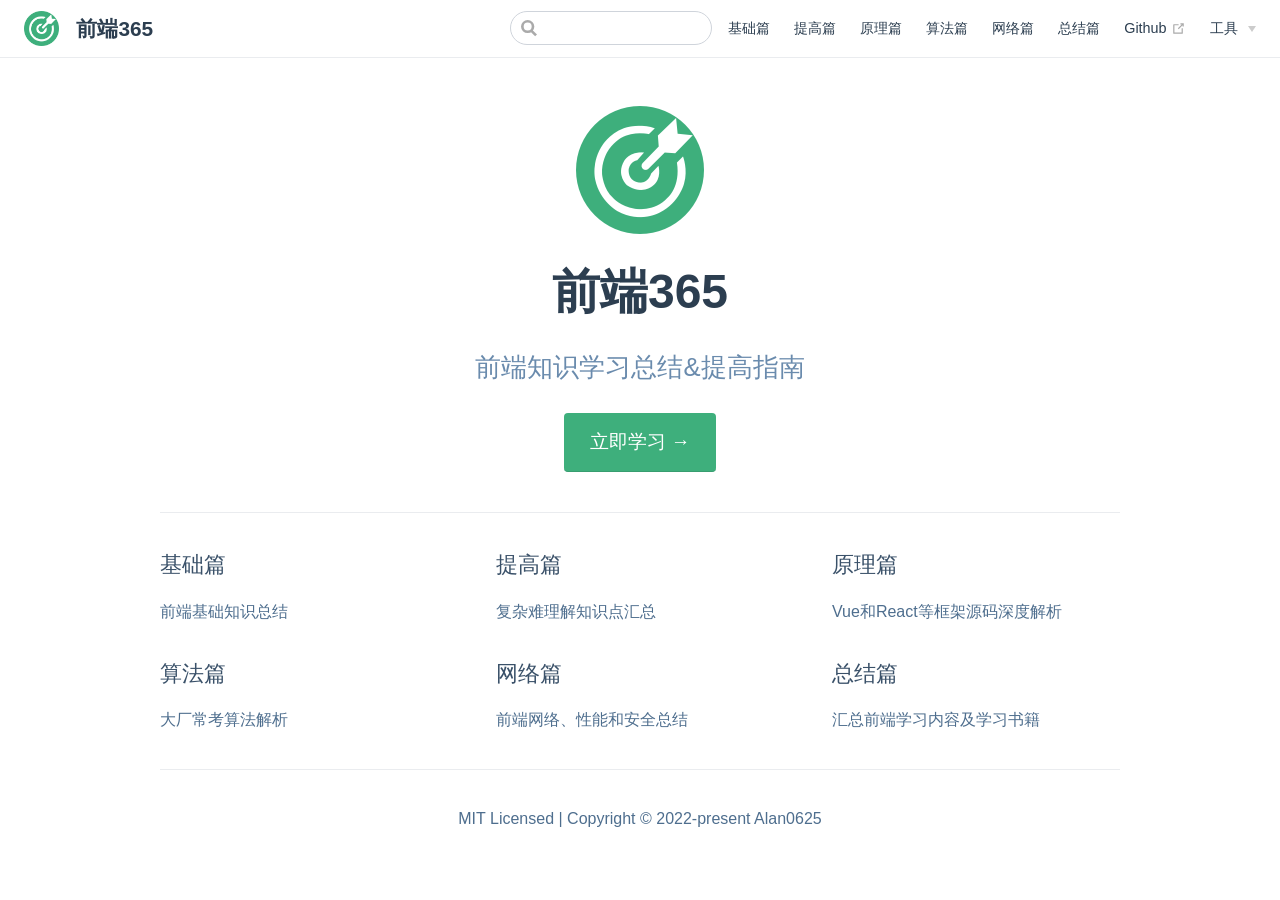
<file: index.html>
<!DOCTYPE html>
<html lang="en-US">
  <head>
    <meta charset="utf-8">
    <meta name="viewport" content="width=device-width,initial-scale=1">
    <title>前端365</title>
    <meta name="description" content="前端学习博客">
    <link rel="icon" href="/logo.png">
    
    <link rel="preload" href="/assets/css/0.styles.812b5c11.css" as="style"><link rel="preload" href="/assets/js/app.e93c3030.js" as="script"><link rel="preload" href="/assets/js/2.b31e58bf.js" as="script"><link rel="preload" href="/assets/js/5.b0bcfa77.js" as="script"><link rel="prefetch" href="/assets/js/10.f40d70f4.js"><link rel="prefetch" href="/assets/js/11.8a0e5d2f.js"><link rel="prefetch" href="/assets/js/12.3a341375.js"><link rel="prefetch" href="/assets/js/13.8dc5e4b2.js"><link rel="prefetch" href="/assets/js/14.247e3977.js"><link rel="prefetch" href="/assets/js/15.82aeab96.js"><link rel="prefetch" href="/assets/js/16.4b3ec8c6.js"><link rel="prefetch" href="/assets/js/3.bfd8d8ae.js"><link rel="prefetch" href="/assets/js/4.adbf3816.js"><link rel="prefetch" href="/assets/js/6.466cc6ec.js"><link rel="prefetch" href="/assets/js/7.1025b9b3.js"><link rel="prefetch" href="/assets/js/8.f9d9db30.js"><link rel="prefetch" href="/assets/js/9.58acb0ae.js">
    <link rel="stylesheet" href="/assets/css/0.styles.812b5c11.css">
  </head>
  <body>
    <div id="app" data-server-rendered="true"><div class="theme-container no-sidebar"><header class="navbar"><div class="sidebar-button"><svg xmlns="http://www.w3.org/2000/svg" aria-hidden="true" role="img" viewBox="0 0 448 512" class="icon"><path fill="currentColor" d="M436 124H12c-6.627 0-12-5.373-12-12V80c0-6.627 5.373-12 12-12h424c6.627 0 12 5.373 12 12v32c0 6.627-5.373 12-12 12zm0 160H12c-6.627 0-12-5.373-12-12v-32c0-6.627 5.373-12 12-12h424c6.627 0 12 5.373 12 12v32c0 6.627-5.373 12-12 12zm0 160H12c-6.627 0-12-5.373-12-12v-32c0-6.627 5.373-12 12-12h424c6.627 0 12 5.373 12 12v32c0 6.627-5.373 12-12 12z"></path></svg></div> <a href="/" class="home-link router-link-exact-active router-link-active"><img src="/logo.png" alt="前端365" class="logo"> <span class="site-name can-hide">前端365</span></a> <div class="links"><div class="search-box"><input aria-label="Search" autocomplete="off" spellcheck="false" value=""> <!----></div> <nav class="nav-links can-hide"><div class="nav-item"><a href="/base/base.html" class="nav-link">基础篇</a></div><div class="nav-item"><a href="/improve/improve.html" class="nav-link">提高篇</a></div><div class="nav-item"><a href="/principle/principle.html" class="nav-link">原理篇</a></div><div class="nav-item"><a href="/algorithm/algorithm.html" class="nav-link">算法篇</a></div><div class="nav-item"><a href="/http/http.html" class="nav-link">网络篇</a></div><div class="nav-item"><a href="/summary/summary.html" class="nav-link">总结篇</a></div><div class="nav-item"><a href="https://github.com/Alan0625/" target="_blank" rel="noopener noreferrer" class="nav-link external">
  Github
  <svg xmlns="http://www.w3.org/2000/svg" aria-hidden="true" x="0px" y="0px" viewBox="0 0 100 100" width="15" height="15" class="icon outbound"><path fill="currentColor" d="M18.8,85.1h56l0,0c2.2,0,4-1.8,4-4v-32h-8v28h-48v-48h28v-8h-32l0,0c-2.2,0-4,1.8-4,4v56C14.8,83.3,16.6,85.1,18.8,85.1z"></path> <polygon fill="currentColor" points="45.7,48.7 51.3,54.3 77.2,28.5 77.2,37.2 85.2,37.2 85.2,14.9 62.8,14.9 62.8,22.9 71.5,22.9"></polygon></svg></a></div><div class="nav-item"><div class="dropdown-wrapper"><a class="dropdown-title"><span class="title">工具</span> <span class="arrow right"></span></a> <ul class="nav-dropdown" style="display:none;"><li class="dropdown-item"><!----> <a href="https://tinypng.com/" target="_blank" rel="noopener noreferrer" class="nav-link external">
  压图Tinypng
  <svg xmlns="http://www.w3.org/2000/svg" aria-hidden="true" x="0px" y="0px" viewBox="0 0 100 100" width="15" height="15" class="icon outbound"><path fill="currentColor" d="M18.8,85.1h56l0,0c2.2,0,4-1.8,4-4v-32h-8v28h-48v-48h28v-8h-32l0,0c-2.2,0-4,1.8-4,4v56C14.8,83.3,16.6,85.1,18.8,85.1z"></path> <polygon fill="currentColor" points="45.7,48.7 51.3,54.3 77.2,28.5 77.2,37.2 85.2,37.2 85.2,14.9 62.8,14.9 62.8,22.9 71.5,22.9"></polygon></svg></a></li><li class="dropdown-item"><!----> <a href="https://tool.chinaz.com/tools/urlencode.aspx" target="_blank" rel="noopener noreferrer" class="nav-link external">
  编码/解码
  <svg xmlns="http://www.w3.org/2000/svg" aria-hidden="true" x="0px" y="0px" viewBox="0 0 100 100" width="15" height="15" class="icon outbound"><path fill="currentColor" d="M18.8,85.1h56l0,0c2.2,0,4-1.8,4-4v-32h-8v28h-48v-48h28v-8h-32l0,0c-2.2,0-4,1.8-4,4v56C14.8,83.3,16.6,85.1,18.8,85.1z"></path> <polygon fill="currentColor" points="45.7,48.7 51.3,54.3 77.2,28.5 77.2,37.2 85.2,37.2 85.2,14.9 62.8,14.9 62.8,22.9 71.5,22.9"></polygon></svg></a></li></ul></div></div> <!----></nav></div></header> <div class="sidebar-mask"></div> <aside class="sidebar"><nav class="nav-links"><div class="nav-item"><a href="/base/base.html" class="nav-link">基础篇</a></div><div class="nav-item"><a href="/improve/improve.html" class="nav-link">提高篇</a></div><div class="nav-item"><a href="/principle/principle.html" class="nav-link">原理篇</a></div><div class="nav-item"><a href="/algorithm/algorithm.html" class="nav-link">算法篇</a></div><div class="nav-item"><a href="/http/http.html" class="nav-link">网络篇</a></div><div class="nav-item"><a href="/summary/summary.html" class="nav-link">总结篇</a></div><div class="nav-item"><a href="https://github.com/Alan0625/" target="_blank" rel="noopener noreferrer" class="nav-link external">
  Github
  <svg xmlns="http://www.w3.org/2000/svg" aria-hidden="true" x="0px" y="0px" viewBox="0 0 100 100" width="15" height="15" class="icon outbound"><path fill="currentColor" d="M18.8,85.1h56l0,0c2.2,0,4-1.8,4-4v-32h-8v28h-48v-48h28v-8h-32l0,0c-2.2,0-4,1.8-4,4v56C14.8,83.3,16.6,85.1,18.8,85.1z"></path> <polygon fill="currentColor" points="45.7,48.7 51.3,54.3 77.2,28.5 77.2,37.2 85.2,37.2 85.2,14.9 62.8,14.9 62.8,22.9 71.5,22.9"></polygon></svg></a></div><div class="nav-item"><div class="dropdown-wrapper"><a class="dropdown-title"><span class="title">工具</span> <span class="arrow right"></span></a> <ul class="nav-dropdown" style="display:none;"><li class="dropdown-item"><!----> <a href="https://tinypng.com/" target="_blank" rel="noopener noreferrer" class="nav-link external">
  压图Tinypng
  <svg xmlns="http://www.w3.org/2000/svg" aria-hidden="true" x="0px" y="0px" viewBox="0 0 100 100" width="15" height="15" class="icon outbound"><path fill="currentColor" d="M18.8,85.1h56l0,0c2.2,0,4-1.8,4-4v-32h-8v28h-48v-48h28v-8h-32l0,0c-2.2,0-4,1.8-4,4v56C14.8,83.3,16.6,85.1,18.8,85.1z"></path> <polygon fill="currentColor" points="45.7,48.7 51.3,54.3 77.2,28.5 77.2,37.2 85.2,37.2 85.2,14.9 62.8,14.9 62.8,22.9 71.5,22.9"></polygon></svg></a></li><li class="dropdown-item"><!----> <a href="https://tool.chinaz.com/tools/urlencode.aspx" target="_blank" rel="noopener noreferrer" class="nav-link external">
  编码/解码
  <svg xmlns="http://www.w3.org/2000/svg" aria-hidden="true" x="0px" y="0px" viewBox="0 0 100 100" width="15" height="15" class="icon outbound"><path fill="currentColor" d="M18.8,85.1h56l0,0c2.2,0,4-1.8,4-4v-32h-8v28h-48v-48h28v-8h-32l0,0c-2.2,0-4,1.8-4,4v56C14.8,83.3,16.6,85.1,18.8,85.1z"></path> <polygon fill="currentColor" points="45.7,48.7 51.3,54.3 77.2,28.5 77.2,37.2 85.2,37.2 85.2,14.9 62.8,14.9 62.8,22.9 71.5,22.9"></polygon></svg></a></li></ul></div></div> <!----></nav>  <ul class="sidebar-links"><li><section class="sidebar-group depth-0"><p class="sidebar-heading"><span>基础学习</span> <!----></p> <ul class="sidebar-links sidebar-group-items"><li><a href="/base/base.html" class="sidebar-link">HTML</a><ul class="sidebar-sub-headers"><li class="sidebar-sub-header"><a href="/base/base.html#一、html、html5" class="sidebar-link">一、HTML、HTML5</a><ul class="sidebar-sub-headers"><li class="sidebar-sub-header"><a href="/base/base.html#_1、html5有哪些新特性？移除了哪些元素？" class="sidebar-link">1、HTML5有哪些新特性？移除了哪些元素？</a></li><li class="sidebar-sub-header"><a href="/base/base.html#_2、html5移除了那些元素？" class="sidebar-link">2、HTML5移除了那些元素？</a></li><li class="sidebar-sub-header"><a href="/base/base.html#_3、行内元素有哪些？块级元素有哪些？-空-void-元素有那些？" class="sidebar-link">3、行内元素有哪些？块级元素有哪些？ 空(void)元素有那些？</a></li></ul></li></ul></li><li><a href="/base/css.html" class="sidebar-link">CSS</a><ul class="sidebar-sub-headers"><li class="sidebar-sub-header"><a href="/base/css.html#css模块" class="sidebar-link">CSS模块</a></li></ul></li><li><a href="/base/js.html" class="sidebar-link">JS</a><ul class="sidebar-sub-headers"><li class="sidebar-sub-header"><a href="/base/js.html#js" class="sidebar-link">JS</a></li></ul></li><li><a href="/base/es6.html" class="sidebar-link">ES6+</a><ul class="sidebar-sub-headers"><li class="sidebar-sub-header"><a href="/base/es6.html#es6-模块" class="sidebar-link">ES6+模块</a></li></ul></li></ul></section></li><li><section class="sidebar-group depth-0"><p class="sidebar-heading open"><span>进阶学习</span> <!----></p> <ul class="sidebar-links sidebar-group-items"><li><a href="/improve/improve.html" class="sidebar-link">React</a><ul class="sidebar-sub-headers"><li class="sidebar-sub-header"><a href="/improve/improve.html#提高篇" class="sidebar-link">提高篇</a></li></ul></li><li><a href="/" class="active sidebar-link">Vue</a></li></ul></section></li><li><a href="/summary/summary.html" class="sidebar-link">总结学习</a><ul class="sidebar-sub-headers"><li class="sidebar-sub-header"><a href="/summary/summary.html#总结篇" class="sidebar-link">总结篇</a></li></ul></li></ul> </aside> <main aria-labelledby="main-title" class="home"><header class="hero"><img src="/logo.png" alt="hero"> <h1 id="main-title">前端365</h1> <p class="description">
      前端知识学习总结&amp;提高指南
    </p> <p class="action"><a href="/base/base.html" class="nav-link action-button">立即学习 →</a></p></header> <div class="features"><div class="feature"><h2>基础篇</h2> <p>前端基础知识总结</p></div><div class="feature"><h2>提高篇</h2> <p>复杂难理解知识点汇总</p></div><div class="feature"><h2>原理篇</h2> <p>Vue和React等框架源码深度解析</p></div><div class="feature"><h2>算法篇</h2> <p>大厂常考算法解析</p></div><div class="feature"><h2>网络篇</h2> <p>前端网络、性能和安全总结</p></div><div class="feature"><h2>总结篇</h2> <p>汇总前端学习内容及学习书籍</p></div></div> <div class="theme-default-content custom content__default"></div> <div class="footer">
    MIT Licensed | Copyright © 2022-present Alan0625
  </div></main></div><div class="global-ui"></div></div>
    <script src="/assets/js/app.e93c3030.js" defer></script><script src="/assets/js/2.b31e58bf.js" defer></script><script src="/assets/js/5.b0bcfa77.js" defer></script>
  </body>
</html>
</file>
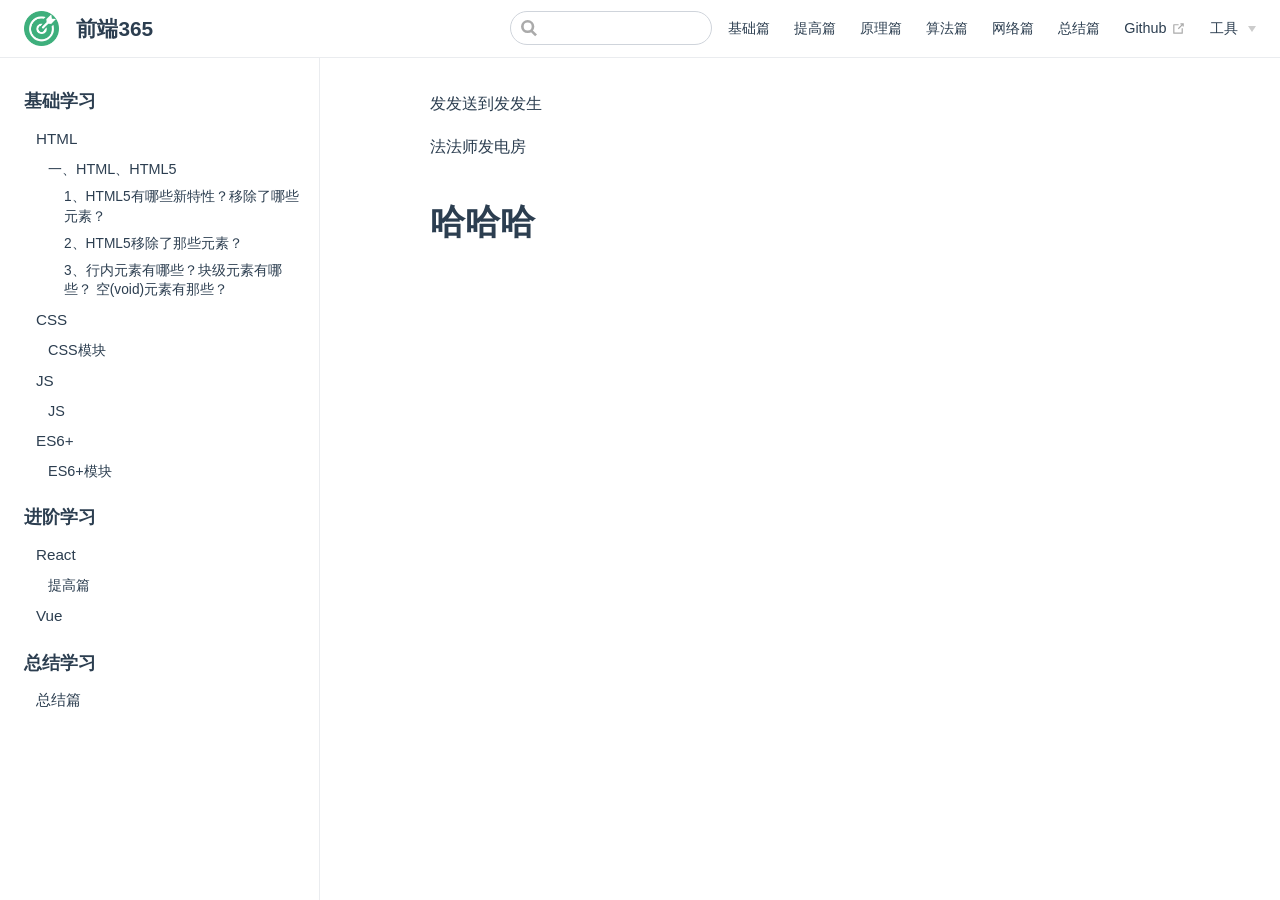
<file: base.html>
<!DOCTYPE html>
<html lang="en-US">
  <head>
    <meta charset="utf-8">
    <meta name="viewport" content="width=device-width,initial-scale=1">
    <title>前端365</title>
    <meta name="description" content="前端学习博客">
    <link rel="icon" href="/logo.png">
    
    <link rel="preload" href="/assets/css/0.styles.812b5c11.css" as="style"><link rel="preload" href="/assets/js/app.e93c3030.js" as="script"><link rel="preload" href="/assets/js/2.b31e58bf.js" as="script"><link rel="preload" href="/assets/js/7.1025b9b3.js" as="script"><link rel="prefetch" href="/assets/js/10.f40d70f4.js"><link rel="prefetch" href="/assets/js/11.8a0e5d2f.js"><link rel="prefetch" href="/assets/js/12.3a341375.js"><link rel="prefetch" href="/assets/js/13.8dc5e4b2.js"><link rel="prefetch" href="/assets/js/14.247e3977.js"><link rel="prefetch" href="/assets/js/15.82aeab96.js"><link rel="prefetch" href="/assets/js/16.4b3ec8c6.js"><link rel="prefetch" href="/assets/js/3.bfd8d8ae.js"><link rel="prefetch" href="/assets/js/4.adbf3816.js"><link rel="prefetch" href="/assets/js/5.b0bcfa77.js"><link rel="prefetch" href="/assets/js/6.466cc6ec.js"><link rel="prefetch" href="/assets/js/8.f9d9db30.js"><link rel="prefetch" href="/assets/js/9.58acb0ae.js">
    <link rel="stylesheet" href="/assets/css/0.styles.812b5c11.css">
  </head>
  <body>
    <div id="app" data-server-rendered="true"><div class="theme-container"><header class="navbar"><div class="sidebar-button"><svg xmlns="http://www.w3.org/2000/svg" aria-hidden="true" role="img" viewBox="0 0 448 512" class="icon"><path fill="currentColor" d="M436 124H12c-6.627 0-12-5.373-12-12V80c0-6.627 5.373-12 12-12h424c6.627 0 12 5.373 12 12v32c0 6.627-5.373 12-12 12zm0 160H12c-6.627 0-12-5.373-12-12v-32c0-6.627 5.373-12 12-12h424c6.627 0 12 5.373 12 12v32c0 6.627-5.373 12-12 12zm0 160H12c-6.627 0-12-5.373-12-12v-32c0-6.627 5.373-12 12-12h424c6.627 0 12 5.373 12 12v32c0 6.627-5.373 12-12 12z"></path></svg></div> <a href="/" class="home-link router-link-active"><img src="/logo.png" alt="前端365" class="logo"> <span class="site-name can-hide">前端365</span></a> <div class="links"><div class="search-box"><input aria-label="Search" autocomplete="off" spellcheck="false" value=""> <!----></div> <nav class="nav-links can-hide"><div class="nav-item"><a href="/base/base.html" class="nav-link">基础篇</a></div><div class="nav-item"><a href="/improve/improve.html" class="nav-link">提高篇</a></div><div class="nav-item"><a href="/principle/principle.html" class="nav-link">原理篇</a></div><div class="nav-item"><a href="/algorithm/algorithm.html" class="nav-link">算法篇</a></div><div class="nav-item"><a href="/http/http.html" class="nav-link">网络篇</a></div><div class="nav-item"><a href="/summary/summary.html" class="nav-link">总结篇</a></div><div class="nav-item"><a href="https://github.com/Alan0625/" target="_blank" rel="noopener noreferrer" class="nav-link external">
  Github
  <svg xmlns="http://www.w3.org/2000/svg" aria-hidden="true" x="0px" y="0px" viewBox="0 0 100 100" width="15" height="15" class="icon outbound"><path fill="currentColor" d="M18.8,85.1h56l0,0c2.2,0,4-1.8,4-4v-32h-8v28h-48v-48h28v-8h-32l0,0c-2.2,0-4,1.8-4,4v56C14.8,83.3,16.6,85.1,18.8,85.1z"></path> <polygon fill="currentColor" points="45.7,48.7 51.3,54.3 77.2,28.5 77.2,37.2 85.2,37.2 85.2,14.9 62.8,14.9 62.8,22.9 71.5,22.9"></polygon></svg></a></div><div class="nav-item"><div class="dropdown-wrapper"><a class="dropdown-title"><span class="title">工具</span> <span class="arrow right"></span></a> <ul class="nav-dropdown" style="display:none;"><li class="dropdown-item"><!----> <a href="https://tinypng.com/" target="_blank" rel="noopener noreferrer" class="nav-link external">
  压图Tinypng
  <svg xmlns="http://www.w3.org/2000/svg" aria-hidden="true" x="0px" y="0px" viewBox="0 0 100 100" width="15" height="15" class="icon outbound"><path fill="currentColor" d="M18.8,85.1h56l0,0c2.2,0,4-1.8,4-4v-32h-8v28h-48v-48h28v-8h-32l0,0c-2.2,0-4,1.8-4,4v56C14.8,83.3,16.6,85.1,18.8,85.1z"></path> <polygon fill="currentColor" points="45.7,48.7 51.3,54.3 77.2,28.5 77.2,37.2 85.2,37.2 85.2,14.9 62.8,14.9 62.8,22.9 71.5,22.9"></polygon></svg></a></li><li class="dropdown-item"><!----> <a href="https://tool.chinaz.com/tools/urlencode.aspx" target="_blank" rel="noopener noreferrer" class="nav-link external">
  编码/解码
  <svg xmlns="http://www.w3.org/2000/svg" aria-hidden="true" x="0px" y="0px" viewBox="0 0 100 100" width="15" height="15" class="icon outbound"><path fill="currentColor" d="M18.8,85.1h56l0,0c2.2,0,4-1.8,4-4v-32h-8v28h-48v-48h28v-8h-32l0,0c-2.2,0-4,1.8-4,4v56C14.8,83.3,16.6,85.1,18.8,85.1z"></path> <polygon fill="currentColor" points="45.7,48.7 51.3,54.3 77.2,28.5 77.2,37.2 85.2,37.2 85.2,14.9 62.8,14.9 62.8,22.9 71.5,22.9"></polygon></svg></a></li></ul></div></div> <!----></nav></div></header> <div class="sidebar-mask"></div> <aside class="sidebar"><nav class="nav-links"><div class="nav-item"><a href="/base/base.html" class="nav-link">基础篇</a></div><div class="nav-item"><a href="/improve/improve.html" class="nav-link">提高篇</a></div><div class="nav-item"><a href="/principle/principle.html" class="nav-link">原理篇</a></div><div class="nav-item"><a href="/algorithm/algorithm.html" class="nav-link">算法篇</a></div><div class="nav-item"><a href="/http/http.html" class="nav-link">网络篇</a></div><div class="nav-item"><a href="/summary/summary.html" class="nav-link">总结篇</a></div><div class="nav-item"><a href="https://github.com/Alan0625/" target="_blank" rel="noopener noreferrer" class="nav-link external">
  Github
  <svg xmlns="http://www.w3.org/2000/svg" aria-hidden="true" x="0px" y="0px" viewBox="0 0 100 100" width="15" height="15" class="icon outbound"><path fill="currentColor" d="M18.8,85.1h56l0,0c2.2,0,4-1.8,4-4v-32h-8v28h-48v-48h28v-8h-32l0,0c-2.2,0-4,1.8-4,4v56C14.8,83.3,16.6,85.1,18.8,85.1z"></path> <polygon fill="currentColor" points="45.7,48.7 51.3,54.3 77.2,28.5 77.2,37.2 85.2,37.2 85.2,14.9 62.8,14.9 62.8,22.9 71.5,22.9"></polygon></svg></a></div><div class="nav-item"><div class="dropdown-wrapper"><a class="dropdown-title"><span class="title">工具</span> <span class="arrow right"></span></a> <ul class="nav-dropdown" style="display:none;"><li class="dropdown-item"><!----> <a href="https://tinypng.com/" target="_blank" rel="noopener noreferrer" class="nav-link external">
  压图Tinypng
  <svg xmlns="http://www.w3.org/2000/svg" aria-hidden="true" x="0px" y="0px" viewBox="0 0 100 100" width="15" height="15" class="icon outbound"><path fill="currentColor" d="M18.8,85.1h56l0,0c2.2,0,4-1.8,4-4v-32h-8v28h-48v-48h28v-8h-32l0,0c-2.2,0-4,1.8-4,4v56C14.8,83.3,16.6,85.1,18.8,85.1z"></path> <polygon fill="currentColor" points="45.7,48.7 51.3,54.3 77.2,28.5 77.2,37.2 85.2,37.2 85.2,14.9 62.8,14.9 62.8,22.9 71.5,22.9"></polygon></svg></a></li><li class="dropdown-item"><!----> <a href="https://tool.chinaz.com/tools/urlencode.aspx" target="_blank" rel="noopener noreferrer" class="nav-link external">
  编码/解码
  <svg xmlns="http://www.w3.org/2000/svg" aria-hidden="true" x="0px" y="0px" viewBox="0 0 100 100" width="15" height="15" class="icon outbound"><path fill="currentColor" d="M18.8,85.1h56l0,0c2.2,0,4-1.8,4-4v-32h-8v28h-48v-48h28v-8h-32l0,0c-2.2,0-4,1.8-4,4v56C14.8,83.3,16.6,85.1,18.8,85.1z"></path> <polygon fill="currentColor" points="45.7,48.7 51.3,54.3 77.2,28.5 77.2,37.2 85.2,37.2 85.2,14.9 62.8,14.9 62.8,22.9 71.5,22.9"></polygon></svg></a></li></ul></div></div> <!----></nav>  <ul class="sidebar-links"><li><section class="sidebar-group depth-0"><p class="sidebar-heading open"><span>基础学习</span> <!----></p> <ul class="sidebar-links sidebar-group-items"><li><a href="/base/base.html" class="sidebar-link">HTML</a><ul class="sidebar-sub-headers"><li class="sidebar-sub-header"><a href="/base/base.html#一、html、html5" class="sidebar-link">一、HTML、HTML5</a><ul class="sidebar-sub-headers"><li class="sidebar-sub-header"><a href="/base/base.html#_1、html5有哪些新特性？移除了哪些元素？" class="sidebar-link">1、HTML5有哪些新特性？移除了哪些元素？</a></li><li class="sidebar-sub-header"><a href="/base/base.html#_2、html5移除了那些元素？" class="sidebar-link">2、HTML5移除了那些元素？</a></li><li class="sidebar-sub-header"><a href="/base/base.html#_3、行内元素有哪些？块级元素有哪些？-空-void-元素有那些？" class="sidebar-link">3、行内元素有哪些？块级元素有哪些？ 空(void)元素有那些？</a></li></ul></li></ul></li><li><a href="/base/css.html" class="sidebar-link">CSS</a><ul class="sidebar-sub-headers"><li class="sidebar-sub-header"><a href="/base/css.html#css模块" class="sidebar-link">CSS模块</a></li></ul></li><li><a href="/base/js.html" class="sidebar-link">JS</a><ul class="sidebar-sub-headers"><li class="sidebar-sub-header"><a href="/base/js.html#js" class="sidebar-link">JS</a></li></ul></li><li><a href="/base/es6.html" class="sidebar-link">ES6+</a><ul class="sidebar-sub-headers"><li class="sidebar-sub-header"><a href="/base/es6.html#es6-模块" class="sidebar-link">ES6+模块</a></li></ul></li></ul></section></li><li><section class="sidebar-group depth-0"><p class="sidebar-heading"><span>进阶学习</span> <!----></p> <ul class="sidebar-links sidebar-group-items"><li><a href="/improve/improve.html" class="sidebar-link">React</a><ul class="sidebar-sub-headers"><li class="sidebar-sub-header"><a href="/improve/improve.html#提高篇" class="sidebar-link">提高篇</a></li></ul></li><li><a href="/" class="sidebar-link">Vue</a></li></ul></section></li><li><a href="/summary/summary.html" class="sidebar-link">总结学习</a><ul class="sidebar-sub-headers"><li class="sidebar-sub-header"><a href="/summary/summary.html#总结篇" class="sidebar-link">总结篇</a></li></ul></li></ul> </aside> <main class="page"> <div class="theme-default-content content__default"><p>发发送到发发生</p> <p>法法师发电房</p> <h1 id="哈哈哈"><a href="#哈哈哈" aria-hidden="true" class="header-anchor">#</a> 哈哈哈</h1></div> <footer class="page-edit"><!----> <!----></footer> <!----> </main></div><div class="global-ui"></div></div>
    <script src="/assets/js/app.e93c3030.js" defer></script><script src="/assets/js/2.b31e58bf.js" defer></script><script src="/assets/js/7.1025b9b3.js" defer></script>
  </body>
</html>
</file>
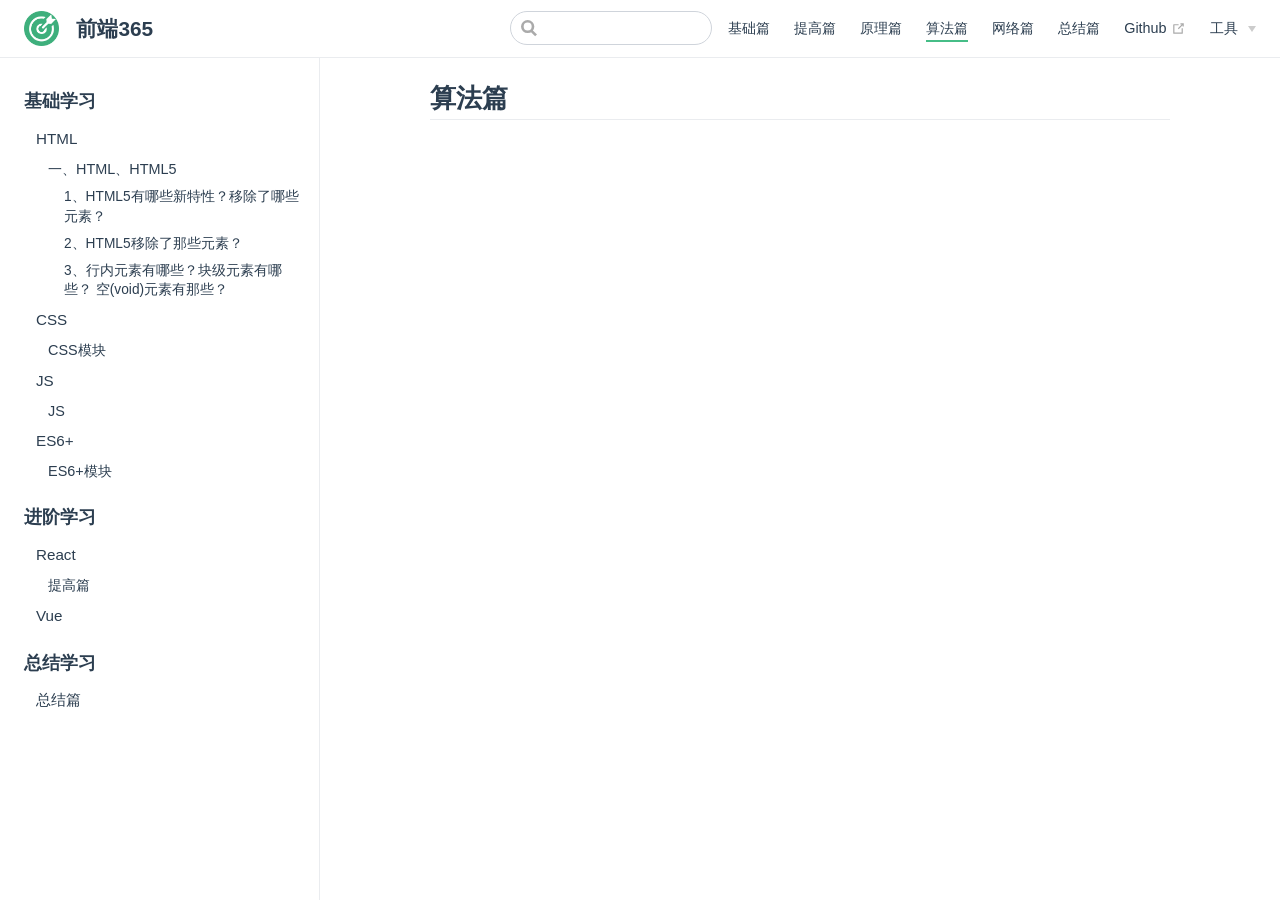
<file: algorithm/algorithm.html>
<!DOCTYPE html>
<html lang="en-US">
  <head>
    <meta charset="utf-8">
    <meta name="viewport" content="width=device-width,initial-scale=1">
    <title>算法篇 | 前端365</title>
    <meta name="description" content="前端学习博客">
    <link rel="icon" href="/logo.png">
    
    <link rel="preload" href="/assets/css/0.styles.812b5c11.css" as="style"><link rel="preload" href="/assets/js/app.e93c3030.js" as="script"><link rel="preload" href="/assets/js/2.b31e58bf.js" as="script"><link rel="preload" href="/assets/js/6.466cc6ec.js" as="script"><link rel="prefetch" href="/assets/js/10.f40d70f4.js"><link rel="prefetch" href="/assets/js/11.8a0e5d2f.js"><link rel="prefetch" href="/assets/js/12.3a341375.js"><link rel="prefetch" href="/assets/js/13.8dc5e4b2.js"><link rel="prefetch" href="/assets/js/14.247e3977.js"><link rel="prefetch" href="/assets/js/15.82aeab96.js"><link rel="prefetch" href="/assets/js/16.4b3ec8c6.js"><link rel="prefetch" href="/assets/js/3.bfd8d8ae.js"><link rel="prefetch" href="/assets/js/4.adbf3816.js"><link rel="prefetch" href="/assets/js/5.b0bcfa77.js"><link rel="prefetch" href="/assets/js/7.1025b9b3.js"><link rel="prefetch" href="/assets/js/8.f9d9db30.js"><link rel="prefetch" href="/assets/js/9.58acb0ae.js">
    <link rel="stylesheet" href="/assets/css/0.styles.812b5c11.css">
  </head>
  <body>
    <div id="app" data-server-rendered="true"><div class="theme-container"><header class="navbar"><div class="sidebar-button"><svg xmlns="http://www.w3.org/2000/svg" aria-hidden="true" role="img" viewBox="0 0 448 512" class="icon"><path fill="currentColor" d="M436 124H12c-6.627 0-12-5.373-12-12V80c0-6.627 5.373-12 12-12h424c6.627 0 12 5.373 12 12v32c0 6.627-5.373 12-12 12zm0 160H12c-6.627 0-12-5.373-12-12v-32c0-6.627 5.373-12 12-12h424c6.627 0 12 5.373 12 12v32c0 6.627-5.373 12-12 12zm0 160H12c-6.627 0-12-5.373-12-12v-32c0-6.627 5.373-12 12-12h424c6.627 0 12 5.373 12 12v32c0 6.627-5.373 12-12 12z"></path></svg></div> <a href="/" class="home-link router-link-active"><img src="/logo.png" alt="前端365" class="logo"> <span class="site-name can-hide">前端365</span></a> <div class="links"><div class="search-box"><input aria-label="Search" autocomplete="off" spellcheck="false" value=""> <!----></div> <nav class="nav-links can-hide"><div class="nav-item"><a href="/base/base.html" class="nav-link">基础篇</a></div><div class="nav-item"><a href="/improve/improve.html" class="nav-link">提高篇</a></div><div class="nav-item"><a href="/principle/principle.html" class="nav-link">原理篇</a></div><div class="nav-item"><a href="/algorithm/algorithm.html" class="nav-link router-link-exact-active router-link-active">算法篇</a></div><div class="nav-item"><a href="/http/http.html" class="nav-link">网络篇</a></div><div class="nav-item"><a href="/summary/summary.html" class="nav-link">总结篇</a></div><div class="nav-item"><a href="https://github.com/Alan0625/" target="_blank" rel="noopener noreferrer" class="nav-link external">
  Github
  <svg xmlns="http://www.w3.org/2000/svg" aria-hidden="true" x="0px" y="0px" viewBox="0 0 100 100" width="15" height="15" class="icon outbound"><path fill="currentColor" d="M18.8,85.1h56l0,0c2.2,0,4-1.8,4-4v-32h-8v28h-48v-48h28v-8h-32l0,0c-2.2,0-4,1.8-4,4v56C14.8,83.3,16.6,85.1,18.8,85.1z"></path> <polygon fill="currentColor" points="45.7,48.7 51.3,54.3 77.2,28.5 77.2,37.2 85.2,37.2 85.2,14.9 62.8,14.9 62.8,22.9 71.5,22.9"></polygon></svg></a></div><div class="nav-item"><div class="dropdown-wrapper"><a class="dropdown-title"><span class="title">工具</span> <span class="arrow right"></span></a> <ul class="nav-dropdown" style="display:none;"><li class="dropdown-item"><!----> <a href="https://tinypng.com/" target="_blank" rel="noopener noreferrer" class="nav-link external">
  压图Tinypng
  <svg xmlns="http://www.w3.org/2000/svg" aria-hidden="true" x="0px" y="0px" viewBox="0 0 100 100" width="15" height="15" class="icon outbound"><path fill="currentColor" d="M18.8,85.1h56l0,0c2.2,0,4-1.8,4-4v-32h-8v28h-48v-48h28v-8h-32l0,0c-2.2,0-4,1.8-4,4v56C14.8,83.3,16.6,85.1,18.8,85.1z"></path> <polygon fill="currentColor" points="45.7,48.7 51.3,54.3 77.2,28.5 77.2,37.2 85.2,37.2 85.2,14.9 62.8,14.9 62.8,22.9 71.5,22.9"></polygon></svg></a></li><li class="dropdown-item"><!----> <a href="https://tool.chinaz.com/tools/urlencode.aspx" target="_blank" rel="noopener noreferrer" class="nav-link external">
  编码/解码
  <svg xmlns="http://www.w3.org/2000/svg" aria-hidden="true" x="0px" y="0px" viewBox="0 0 100 100" width="15" height="15" class="icon outbound"><path fill="currentColor" d="M18.8,85.1h56l0,0c2.2,0,4-1.8,4-4v-32h-8v28h-48v-48h28v-8h-32l0,0c-2.2,0-4,1.8-4,4v56C14.8,83.3,16.6,85.1,18.8,85.1z"></path> <polygon fill="currentColor" points="45.7,48.7 51.3,54.3 77.2,28.5 77.2,37.2 85.2,37.2 85.2,14.9 62.8,14.9 62.8,22.9 71.5,22.9"></polygon></svg></a></li></ul></div></div> <!----></nav></div></header> <div class="sidebar-mask"></div> <aside class="sidebar"><nav class="nav-links"><div class="nav-item"><a href="/base/base.html" class="nav-link">基础篇</a></div><div class="nav-item"><a href="/improve/improve.html" class="nav-link">提高篇</a></div><div class="nav-item"><a href="/principle/principle.html" class="nav-link">原理篇</a></div><div class="nav-item"><a href="/algorithm/algorithm.html" class="nav-link router-link-exact-active router-link-active">算法篇</a></div><div class="nav-item"><a href="/http/http.html" class="nav-link">网络篇</a></div><div class="nav-item"><a href="/summary/summary.html" class="nav-link">总结篇</a></div><div class="nav-item"><a href="https://github.com/Alan0625/" target="_blank" rel="noopener noreferrer" class="nav-link external">
  Github
  <svg xmlns="http://www.w3.org/2000/svg" aria-hidden="true" x="0px" y="0px" viewBox="0 0 100 100" width="15" height="15" class="icon outbound"><path fill="currentColor" d="M18.8,85.1h56l0,0c2.2,0,4-1.8,4-4v-32h-8v28h-48v-48h28v-8h-32l0,0c-2.2,0-4,1.8-4,4v56C14.8,83.3,16.6,85.1,18.8,85.1z"></path> <polygon fill="currentColor" points="45.7,48.7 51.3,54.3 77.2,28.5 77.2,37.2 85.2,37.2 85.2,14.9 62.8,14.9 62.8,22.9 71.5,22.9"></polygon></svg></a></div><div class="nav-item"><div class="dropdown-wrapper"><a class="dropdown-title"><span class="title">工具</span> <span class="arrow right"></span></a> <ul class="nav-dropdown" style="display:none;"><li class="dropdown-item"><!----> <a href="https://tinypng.com/" target="_blank" rel="noopener noreferrer" class="nav-link external">
  压图Tinypng
  <svg xmlns="http://www.w3.org/2000/svg" aria-hidden="true" x="0px" y="0px" viewBox="0 0 100 100" width="15" height="15" class="icon outbound"><path fill="currentColor" d="M18.8,85.1h56l0,0c2.2,0,4-1.8,4-4v-32h-8v28h-48v-48h28v-8h-32l0,0c-2.2,0-4,1.8-4,4v56C14.8,83.3,16.6,85.1,18.8,85.1z"></path> <polygon fill="currentColor" points="45.7,48.7 51.3,54.3 77.2,28.5 77.2,37.2 85.2,37.2 85.2,14.9 62.8,14.9 62.8,22.9 71.5,22.9"></polygon></svg></a></li><li class="dropdown-item"><!----> <a href="https://tool.chinaz.com/tools/urlencode.aspx" target="_blank" rel="noopener noreferrer" class="nav-link external">
  编码/解码
  <svg xmlns="http://www.w3.org/2000/svg" aria-hidden="true" x="0px" y="0px" viewBox="0 0 100 100" width="15" height="15" class="icon outbound"><path fill="currentColor" d="M18.8,85.1h56l0,0c2.2,0,4-1.8,4-4v-32h-8v28h-48v-48h28v-8h-32l0,0c-2.2,0-4,1.8-4,4v56C14.8,83.3,16.6,85.1,18.8,85.1z"></path> <polygon fill="currentColor" points="45.7,48.7 51.3,54.3 77.2,28.5 77.2,37.2 85.2,37.2 85.2,14.9 62.8,14.9 62.8,22.9 71.5,22.9"></polygon></svg></a></li></ul></div></div> <!----></nav>  <ul class="sidebar-links"><li><section class="sidebar-group depth-0"><p class="sidebar-heading open"><span>基础学习</span> <!----></p> <ul class="sidebar-links sidebar-group-items"><li><a href="/base/base.html" class="sidebar-link">HTML</a><ul class="sidebar-sub-headers"><li class="sidebar-sub-header"><a href="/base/base.html#一、html、html5" class="sidebar-link">一、HTML、HTML5</a><ul class="sidebar-sub-headers"><li class="sidebar-sub-header"><a href="/base/base.html#_1、html5有哪些新特性？移除了哪些元素？" class="sidebar-link">1、HTML5有哪些新特性？移除了哪些元素？</a></li><li class="sidebar-sub-header"><a href="/base/base.html#_2、html5移除了那些元素？" class="sidebar-link">2、HTML5移除了那些元素？</a></li><li class="sidebar-sub-header"><a href="/base/base.html#_3、行内元素有哪些？块级元素有哪些？-空-void-元素有那些？" class="sidebar-link">3、行内元素有哪些？块级元素有哪些？ 空(void)元素有那些？</a></li></ul></li></ul></li><li><a href="/base/css.html" class="sidebar-link">CSS</a><ul class="sidebar-sub-headers"><li class="sidebar-sub-header"><a href="/base/css.html#css模块" class="sidebar-link">CSS模块</a></li></ul></li><li><a href="/base/js.html" class="sidebar-link">JS</a><ul class="sidebar-sub-headers"><li class="sidebar-sub-header"><a href="/base/js.html#js" class="sidebar-link">JS</a></li></ul></li><li><a href="/base/es6.html" class="sidebar-link">ES6+</a><ul class="sidebar-sub-headers"><li class="sidebar-sub-header"><a href="/base/es6.html#es6-模块" class="sidebar-link">ES6+模块</a></li></ul></li></ul></section></li><li><section class="sidebar-group depth-0"><p class="sidebar-heading"><span>进阶学习</span> <!----></p> <ul class="sidebar-links sidebar-group-items"><li><a href="/improve/improve.html" class="sidebar-link">React</a><ul class="sidebar-sub-headers"><li class="sidebar-sub-header"><a href="/improve/improve.html#提高篇" class="sidebar-link">提高篇</a></li></ul></li><li><a href="/" class="sidebar-link">Vue</a></li></ul></section></li><li><a href="/summary/summary.html" class="sidebar-link">总结学习</a><ul class="sidebar-sub-headers"><li class="sidebar-sub-header"><a href="/summary/summary.html#总结篇" class="sidebar-link">总结篇</a></li></ul></li></ul> </aside> <main class="page"> <div class="theme-default-content content__default"><h2 id="算法篇"><a href="#算法篇" aria-hidden="true" class="header-anchor">#</a> 算法篇</h2></div> <footer class="page-edit"><!----> <!----></footer> <!----> </main></div><div class="global-ui"></div></div>
    <script src="/assets/js/app.e93c3030.js" defer></script><script src="/assets/js/2.b31e58bf.js" defer></script><script src="/assets/js/6.466cc6ec.js" defer></script>
  </body>
</html>
</file>
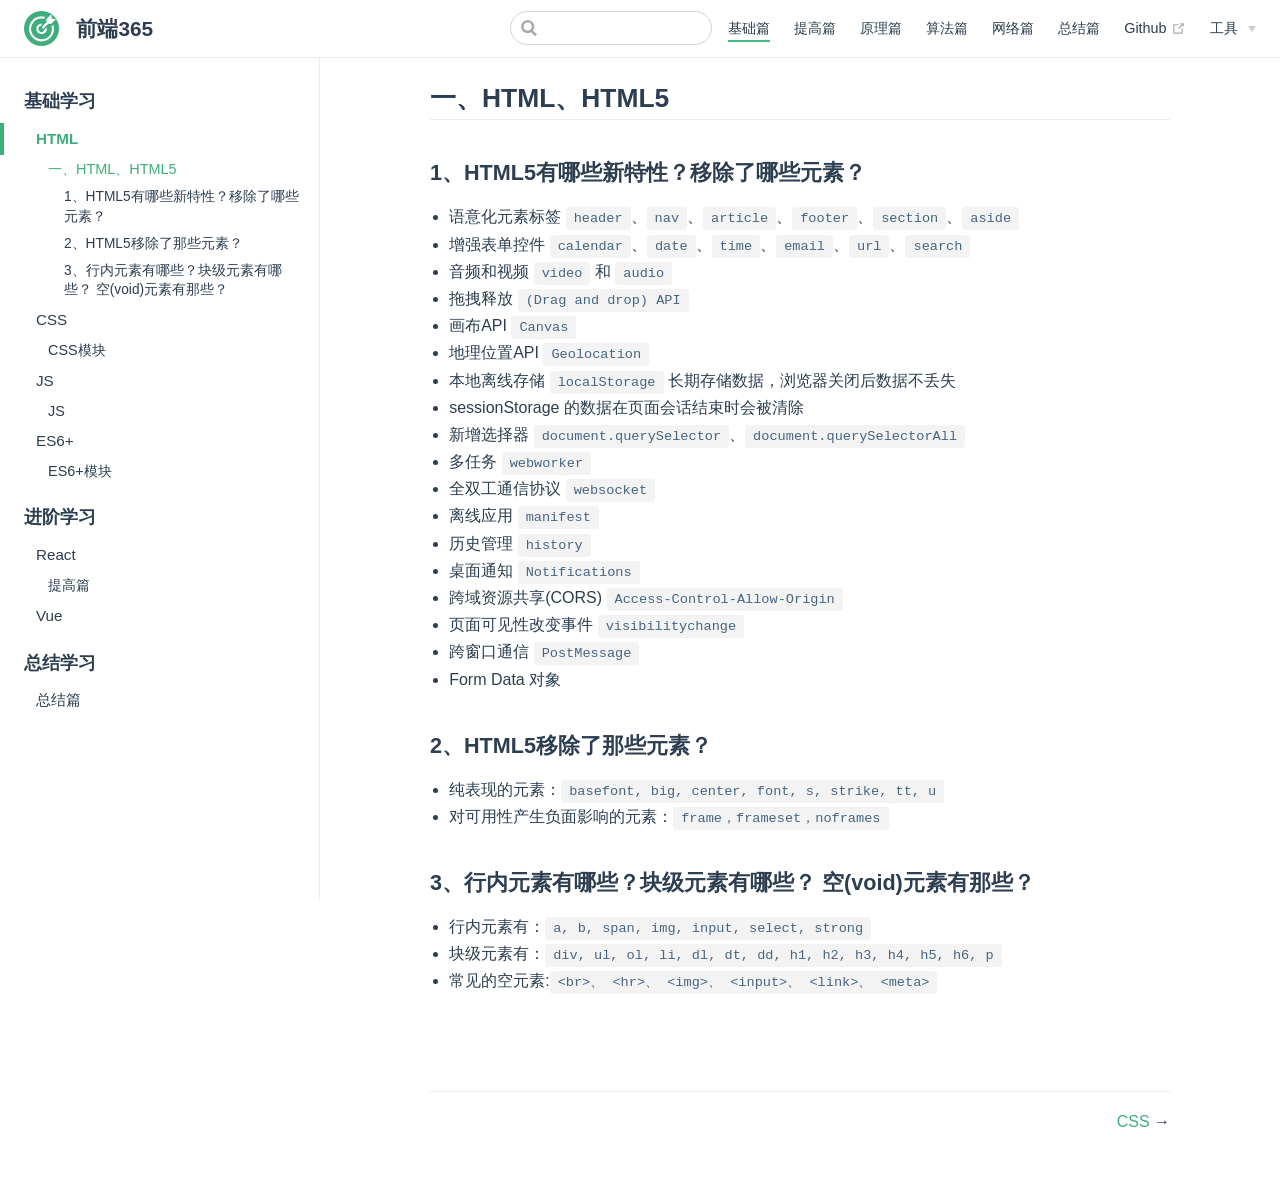
<file: base/base.html>
<!DOCTYPE html>
<html lang="en-US">
  <head>
    <meta charset="utf-8">
    <meta name="viewport" content="width=device-width,initial-scale=1">
    <title>一、HTML、HTML5 | 前端365</title>
    <meta name="description" content="前端学习博客">
    <link rel="icon" href="/logo.png">
    
    <link rel="preload" href="/assets/css/0.styles.812b5c11.css" as="style"><link rel="preload" href="/assets/js/app.e93c3030.js" as="script"><link rel="preload" href="/assets/js/2.b31e58bf.js" as="script"><link rel="preload" href="/assets/js/8.f9d9db30.js" as="script"><link rel="prefetch" href="/assets/js/10.f40d70f4.js"><link rel="prefetch" href="/assets/js/11.8a0e5d2f.js"><link rel="prefetch" href="/assets/js/12.3a341375.js"><link rel="prefetch" href="/assets/js/13.8dc5e4b2.js"><link rel="prefetch" href="/assets/js/14.247e3977.js"><link rel="prefetch" href="/assets/js/15.82aeab96.js"><link rel="prefetch" href="/assets/js/16.4b3ec8c6.js"><link rel="prefetch" href="/assets/js/3.bfd8d8ae.js"><link rel="prefetch" href="/assets/js/4.adbf3816.js"><link rel="prefetch" href="/assets/js/5.b0bcfa77.js"><link rel="prefetch" href="/assets/js/6.466cc6ec.js"><link rel="prefetch" href="/assets/js/7.1025b9b3.js"><link rel="prefetch" href="/assets/js/9.58acb0ae.js">
    <link rel="stylesheet" href="/assets/css/0.styles.812b5c11.css">
  </head>
  <body>
    <div id="app" data-server-rendered="true"><div class="theme-container"><header class="navbar"><div class="sidebar-button"><svg xmlns="http://www.w3.org/2000/svg" aria-hidden="true" role="img" viewBox="0 0 448 512" class="icon"><path fill="currentColor" d="M436 124H12c-6.627 0-12-5.373-12-12V80c0-6.627 5.373-12 12-12h424c6.627 0 12 5.373 12 12v32c0 6.627-5.373 12-12 12zm0 160H12c-6.627 0-12-5.373-12-12v-32c0-6.627 5.373-12 12-12h424c6.627 0 12 5.373 12 12v32c0 6.627-5.373 12-12 12zm0 160H12c-6.627 0-12-5.373-12-12v-32c0-6.627 5.373-12 12-12h424c6.627 0 12 5.373 12 12v32c0 6.627-5.373 12-12 12z"></path></svg></div> <a href="/" class="home-link router-link-active"><img src="/logo.png" alt="前端365" class="logo"> <span class="site-name can-hide">前端365</span></a> <div class="links"><div class="search-box"><input aria-label="Search" autocomplete="off" spellcheck="false" value=""> <!----></div> <nav class="nav-links can-hide"><div class="nav-item"><a href="/base/base.html" class="nav-link router-link-exact-active router-link-active">基础篇</a></div><div class="nav-item"><a href="/improve/improve.html" class="nav-link">提高篇</a></div><div class="nav-item"><a href="/principle/principle.html" class="nav-link">原理篇</a></div><div class="nav-item"><a href="/algorithm/algorithm.html" class="nav-link">算法篇</a></div><div class="nav-item"><a href="/http/http.html" class="nav-link">网络篇</a></div><div class="nav-item"><a href="/summary/summary.html" class="nav-link">总结篇</a></div><div class="nav-item"><a href="https://github.com/Alan0625/" target="_blank" rel="noopener noreferrer" class="nav-link external">
  Github
  <svg xmlns="http://www.w3.org/2000/svg" aria-hidden="true" x="0px" y="0px" viewBox="0 0 100 100" width="15" height="15" class="icon outbound"><path fill="currentColor" d="M18.8,85.1h56l0,0c2.2,0,4-1.8,4-4v-32h-8v28h-48v-48h28v-8h-32l0,0c-2.2,0-4,1.8-4,4v56C14.8,83.3,16.6,85.1,18.8,85.1z"></path> <polygon fill="currentColor" points="45.7,48.7 51.3,54.3 77.2,28.5 77.2,37.2 85.2,37.2 85.2,14.9 62.8,14.9 62.8,22.9 71.5,22.9"></polygon></svg></a></div><div class="nav-item"><div class="dropdown-wrapper"><a class="dropdown-title"><span class="title">工具</span> <span class="arrow right"></span></a> <ul class="nav-dropdown" style="display:none;"><li class="dropdown-item"><!----> <a href="https://tinypng.com/" target="_blank" rel="noopener noreferrer" class="nav-link external">
  压图Tinypng
  <svg xmlns="http://www.w3.org/2000/svg" aria-hidden="true" x="0px" y="0px" viewBox="0 0 100 100" width="15" height="15" class="icon outbound"><path fill="currentColor" d="M18.8,85.1h56l0,0c2.2,0,4-1.8,4-4v-32h-8v28h-48v-48h28v-8h-32l0,0c-2.2,0-4,1.8-4,4v56C14.8,83.3,16.6,85.1,18.8,85.1z"></path> <polygon fill="currentColor" points="45.7,48.7 51.3,54.3 77.2,28.5 77.2,37.2 85.2,37.2 85.2,14.9 62.8,14.9 62.8,22.9 71.5,22.9"></polygon></svg></a></li><li class="dropdown-item"><!----> <a href="https://tool.chinaz.com/tools/urlencode.aspx" target="_blank" rel="noopener noreferrer" class="nav-link external">
  编码/解码
  <svg xmlns="http://www.w3.org/2000/svg" aria-hidden="true" x="0px" y="0px" viewBox="0 0 100 100" width="15" height="15" class="icon outbound"><path fill="currentColor" d="M18.8,85.1h56l0,0c2.2,0,4-1.8,4-4v-32h-8v28h-48v-48h28v-8h-32l0,0c-2.2,0-4,1.8-4,4v56C14.8,83.3,16.6,85.1,18.8,85.1z"></path> <polygon fill="currentColor" points="45.7,48.7 51.3,54.3 77.2,28.5 77.2,37.2 85.2,37.2 85.2,14.9 62.8,14.9 62.8,22.9 71.5,22.9"></polygon></svg></a></li></ul></div></div> <!----></nav></div></header> <div class="sidebar-mask"></div> <aside class="sidebar"><nav class="nav-links"><div class="nav-item"><a href="/base/base.html" class="nav-link router-link-exact-active router-link-active">基础篇</a></div><div class="nav-item"><a href="/improve/improve.html" class="nav-link">提高篇</a></div><div class="nav-item"><a href="/principle/principle.html" class="nav-link">原理篇</a></div><div class="nav-item"><a href="/algorithm/algorithm.html" class="nav-link">算法篇</a></div><div class="nav-item"><a href="/http/http.html" class="nav-link">网络篇</a></div><div class="nav-item"><a href="/summary/summary.html" class="nav-link">总结篇</a></div><div class="nav-item"><a href="https://github.com/Alan0625/" target="_blank" rel="noopener noreferrer" class="nav-link external">
  Github
  <svg xmlns="http://www.w3.org/2000/svg" aria-hidden="true" x="0px" y="0px" viewBox="0 0 100 100" width="15" height="15" class="icon outbound"><path fill="currentColor" d="M18.8,85.1h56l0,0c2.2,0,4-1.8,4-4v-32h-8v28h-48v-48h28v-8h-32l0,0c-2.2,0-4,1.8-4,4v56C14.8,83.3,16.6,85.1,18.8,85.1z"></path> <polygon fill="currentColor" points="45.7,48.7 51.3,54.3 77.2,28.5 77.2,37.2 85.2,37.2 85.2,14.9 62.8,14.9 62.8,22.9 71.5,22.9"></polygon></svg></a></div><div class="nav-item"><div class="dropdown-wrapper"><a class="dropdown-title"><span class="title">工具</span> <span class="arrow right"></span></a> <ul class="nav-dropdown" style="display:none;"><li class="dropdown-item"><!----> <a href="https://tinypng.com/" target="_blank" rel="noopener noreferrer" class="nav-link external">
  压图Tinypng
  <svg xmlns="http://www.w3.org/2000/svg" aria-hidden="true" x="0px" y="0px" viewBox="0 0 100 100" width="15" height="15" class="icon outbound"><path fill="currentColor" d="M18.8,85.1h56l0,0c2.2,0,4-1.8,4-4v-32h-8v28h-48v-48h28v-8h-32l0,0c-2.2,0-4,1.8-4,4v56C14.8,83.3,16.6,85.1,18.8,85.1z"></path> <polygon fill="currentColor" points="45.7,48.7 51.3,54.3 77.2,28.5 77.2,37.2 85.2,37.2 85.2,14.9 62.8,14.9 62.8,22.9 71.5,22.9"></polygon></svg></a></li><li class="dropdown-item"><!----> <a href="https://tool.chinaz.com/tools/urlencode.aspx" target="_blank" rel="noopener noreferrer" class="nav-link external">
  编码/解码
  <svg xmlns="http://www.w3.org/2000/svg" aria-hidden="true" x="0px" y="0px" viewBox="0 0 100 100" width="15" height="15" class="icon outbound"><path fill="currentColor" d="M18.8,85.1h56l0,0c2.2,0,4-1.8,4-4v-32h-8v28h-48v-48h28v-8h-32l0,0c-2.2,0-4,1.8-4,4v56C14.8,83.3,16.6,85.1,18.8,85.1z"></path> <polygon fill="currentColor" points="45.7,48.7 51.3,54.3 77.2,28.5 77.2,37.2 85.2,37.2 85.2,14.9 62.8,14.9 62.8,22.9 71.5,22.9"></polygon></svg></a></li></ul></div></div> <!----></nav>  <ul class="sidebar-links"><li><section class="sidebar-group depth-0"><p class="sidebar-heading open"><span>基础学习</span> <!----></p> <ul class="sidebar-links sidebar-group-items"><li><a href="/base/base.html" class="active sidebar-link">HTML</a><ul class="sidebar-sub-headers"><li class="sidebar-sub-header"><a href="/base/base.html#一、html、html5" class="sidebar-link">一、HTML、HTML5</a><ul class="sidebar-sub-headers"><li class="sidebar-sub-header"><a href="/base/base.html#_1、html5有哪些新特性？移除了哪些元素？" class="sidebar-link">1、HTML5有哪些新特性？移除了哪些元素？</a></li><li class="sidebar-sub-header"><a href="/base/base.html#_2、html5移除了那些元素？" class="sidebar-link">2、HTML5移除了那些元素？</a></li><li class="sidebar-sub-header"><a href="/base/base.html#_3、行内元素有哪些？块级元素有哪些？-空-void-元素有那些？" class="sidebar-link">3、行内元素有哪些？块级元素有哪些？ 空(void)元素有那些？</a></li></ul></li></ul></li><li><a href="/base/css.html" class="sidebar-link">CSS</a><ul class="sidebar-sub-headers"><li class="sidebar-sub-header"><a href="/base/css.html#css模块" class="sidebar-link">CSS模块</a></li></ul></li><li><a href="/base/js.html" class="sidebar-link">JS</a><ul class="sidebar-sub-headers"><li class="sidebar-sub-header"><a href="/base/js.html#js" class="sidebar-link">JS</a></li></ul></li><li><a href="/base/es6.html" class="sidebar-link">ES6+</a><ul class="sidebar-sub-headers"><li class="sidebar-sub-header"><a href="/base/es6.html#es6-模块" class="sidebar-link">ES6+模块</a></li></ul></li></ul></section></li><li><section class="sidebar-group depth-0"><p class="sidebar-heading"><span>进阶学习</span> <!----></p> <ul class="sidebar-links sidebar-group-items"><li><a href="/improve/improve.html" class="sidebar-link">React</a><ul class="sidebar-sub-headers"><li class="sidebar-sub-header"><a href="/improve/improve.html#提高篇" class="sidebar-link">提高篇</a></li></ul></li><li><a href="/" class="sidebar-link">Vue</a></li></ul></section></li><li><a href="/summary/summary.html" class="sidebar-link">总结学习</a><ul class="sidebar-sub-headers"><li class="sidebar-sub-header"><a href="/summary/summary.html#总结篇" class="sidebar-link">总结篇</a></li></ul></li></ul> </aside> <main class="page"> <div class="theme-default-content content__default"><h2 id="一、html、html5"><a href="#一、html、html5" aria-hidden="true" class="header-anchor">#</a> 一、HTML、HTML5</h2> <h3 id="_1、html5有哪些新特性？移除了哪些元素？"><a href="#_1、html5有哪些新特性？移除了哪些元素？" aria-hidden="true" class="header-anchor">#</a> 1、<strong>HTML5有哪些新特性？移除了哪些元素？</strong></h3> <ul><li>语意化元素标签 <code>header</code>、<code>nav</code>、<code>article</code>、<code>footer</code>、<code>section</code>、<code>aside</code></li> <li>增强表单控件 <code>calendar</code>、<code>date</code>、<code>time</code>、<code>email</code>、<code>url</code>、<code>search</code></li> <li>音频和视频 <code>video</code> 和 <code>audio</code></li> <li>拖拽释放 <code>(Drag and drop) API</code></li> <li>画布API <code>Canvas</code></li> <li>地理位置API <code>Geolocation</code></li> <li>本地离线存储 <code>localStorage</code> 长期存储数据，浏览器关闭后数据不丢失</li> <li>sessionStorage 的数据在页面会话结束时会被清除</li> <li>新增选择器 <code>document.querySelector</code>、<code>document.querySelectorAll</code></li> <li>多任务 <code>webworker</code></li> <li>全双工通信协议 <code>websocket</code></li> <li>离线应用 <code>manifest</code></li> <li>历史管理 <code>history</code></li> <li>桌面通知 <code>Notifications</code></li> <li>跨域资源共享(CORS) <code>Access-Control-Allow-Origin</code></li> <li>页面可见性改变事件 <code>visibilitychange</code></li> <li>跨窗口通信 <code>PostMessage</code></li> <li>Form Data 对象</li></ul> <h3 id="_2、html5移除了那些元素？"><a href="#_2、html5移除了那些元素？" aria-hidden="true" class="header-anchor">#</a> 2、<strong>HTML5移除了那些元素？</strong></h3> <ul><li>纯表现的元素：<code>basefont, big, center, font, s, strike, tt, u</code></li> <li>对可用性产生负面影响的元素：<code>frame，frameset，noframes</code></li></ul> <h3 id="_3、行内元素有哪些？块级元素有哪些？-空-void-元素有那些？"><a href="#_3、行内元素有哪些？块级元素有哪些？-空-void-元素有那些？" aria-hidden="true" class="header-anchor">#</a> 3、<strong>行内元素有哪些？块级元素有哪些？ 空(void)元素有那些？</strong></h3> <ul><li>行内元素有：<code>a, b, span, img, input, select, strong</code></li> <li>块级元素有：<code>div, ul, ol, li, dl, dt, dd, h1, h2, h3, h4, h5, h6, p</code></li> <li>常见的空元素:<code>&lt;br&gt;、 &lt;hr&gt;、 &lt;img&gt;、 &lt;input&gt;、 &lt;link&gt;、 &lt;meta&gt;</code></li></ul></div> <footer class="page-edit"><!----> <!----></footer> <div class="page-nav"><p class="inner"><!----> <span class="next"><a href="/base/css.html">
          CSS
        </a>
        →
      </span></p></div> </main></div><div class="global-ui"></div></div>
    <script src="/assets/js/app.e93c3030.js" defer></script><script src="/assets/js/2.b31e58bf.js" defer></script><script src="/assets/js/8.f9d9db30.js" defer></script>
  </body>
</html>
</file>
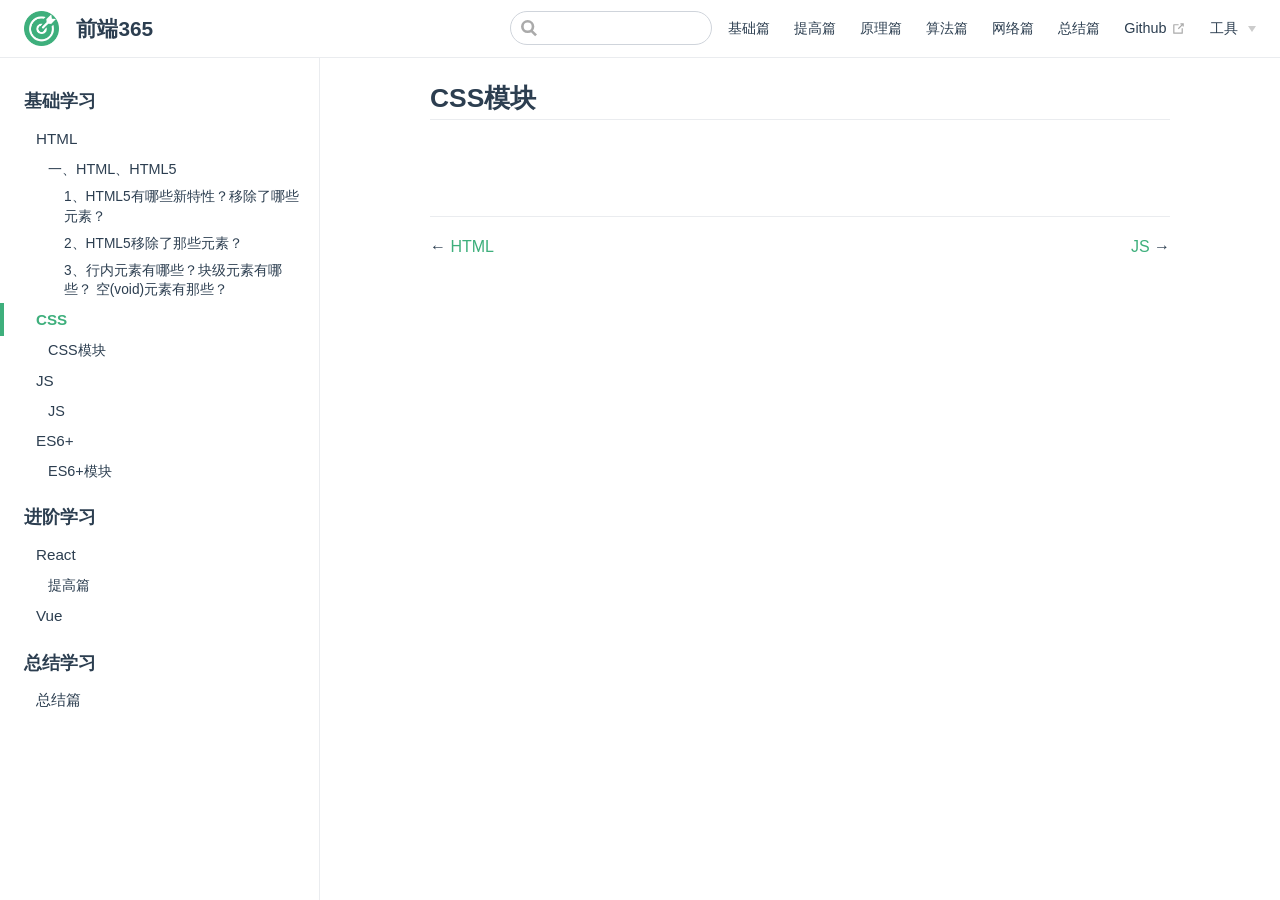
<file: base/css.html>
<!DOCTYPE html>
<html lang="en-US">
  <head>
    <meta charset="utf-8">
    <meta name="viewport" content="width=device-width,initial-scale=1">
    <title>CSS模块 | 前端365</title>
    <meta name="description" content="前端学习博客">
    <link rel="icon" href="/logo.png">
    
    <link rel="preload" href="/assets/css/0.styles.812b5c11.css" as="style"><link rel="preload" href="/assets/js/app.e93c3030.js" as="script"><link rel="preload" href="/assets/js/2.b31e58bf.js" as="script"><link rel="preload" href="/assets/js/9.58acb0ae.js" as="script"><link rel="prefetch" href="/assets/js/10.f40d70f4.js"><link rel="prefetch" href="/assets/js/11.8a0e5d2f.js"><link rel="prefetch" href="/assets/js/12.3a341375.js"><link rel="prefetch" href="/assets/js/13.8dc5e4b2.js"><link rel="prefetch" href="/assets/js/14.247e3977.js"><link rel="prefetch" href="/assets/js/15.82aeab96.js"><link rel="prefetch" href="/assets/js/16.4b3ec8c6.js"><link rel="prefetch" href="/assets/js/3.bfd8d8ae.js"><link rel="prefetch" href="/assets/js/4.adbf3816.js"><link rel="prefetch" href="/assets/js/5.b0bcfa77.js"><link rel="prefetch" href="/assets/js/6.466cc6ec.js"><link rel="prefetch" href="/assets/js/7.1025b9b3.js"><link rel="prefetch" href="/assets/js/8.f9d9db30.js">
    <link rel="stylesheet" href="/assets/css/0.styles.812b5c11.css">
  </head>
  <body>
    <div id="app" data-server-rendered="true"><div class="theme-container"><header class="navbar"><div class="sidebar-button"><svg xmlns="http://www.w3.org/2000/svg" aria-hidden="true" role="img" viewBox="0 0 448 512" class="icon"><path fill="currentColor" d="M436 124H12c-6.627 0-12-5.373-12-12V80c0-6.627 5.373-12 12-12h424c6.627 0 12 5.373 12 12v32c0 6.627-5.373 12-12 12zm0 160H12c-6.627 0-12-5.373-12-12v-32c0-6.627 5.373-12 12-12h424c6.627 0 12 5.373 12 12v32c0 6.627-5.373 12-12 12zm0 160H12c-6.627 0-12-5.373-12-12v-32c0-6.627 5.373-12 12-12h424c6.627 0 12 5.373 12 12v32c0 6.627-5.373 12-12 12z"></path></svg></div> <a href="/" class="home-link router-link-active"><img src="/logo.png" alt="前端365" class="logo"> <span class="site-name can-hide">前端365</span></a> <div class="links"><div class="search-box"><input aria-label="Search" autocomplete="off" spellcheck="false" value=""> <!----></div> <nav class="nav-links can-hide"><div class="nav-item"><a href="/base/base.html" class="nav-link">基础篇</a></div><div class="nav-item"><a href="/improve/improve.html" class="nav-link">提高篇</a></div><div class="nav-item"><a href="/principle/principle.html" class="nav-link">原理篇</a></div><div class="nav-item"><a href="/algorithm/algorithm.html" class="nav-link">算法篇</a></div><div class="nav-item"><a href="/http/http.html" class="nav-link">网络篇</a></div><div class="nav-item"><a href="/summary/summary.html" class="nav-link">总结篇</a></div><div class="nav-item"><a href="https://github.com/Alan0625/" target="_blank" rel="noopener noreferrer" class="nav-link external">
  Github
  <svg xmlns="http://www.w3.org/2000/svg" aria-hidden="true" x="0px" y="0px" viewBox="0 0 100 100" width="15" height="15" class="icon outbound"><path fill="currentColor" d="M18.8,85.1h56l0,0c2.2,0,4-1.8,4-4v-32h-8v28h-48v-48h28v-8h-32l0,0c-2.2,0-4,1.8-4,4v56C14.8,83.3,16.6,85.1,18.8,85.1z"></path> <polygon fill="currentColor" points="45.7,48.7 51.3,54.3 77.2,28.5 77.2,37.2 85.2,37.2 85.2,14.9 62.8,14.9 62.8,22.9 71.5,22.9"></polygon></svg></a></div><div class="nav-item"><div class="dropdown-wrapper"><a class="dropdown-title"><span class="title">工具</span> <span class="arrow right"></span></a> <ul class="nav-dropdown" style="display:none;"><li class="dropdown-item"><!----> <a href="https://tinypng.com/" target="_blank" rel="noopener noreferrer" class="nav-link external">
  压图Tinypng
  <svg xmlns="http://www.w3.org/2000/svg" aria-hidden="true" x="0px" y="0px" viewBox="0 0 100 100" width="15" height="15" class="icon outbound"><path fill="currentColor" d="M18.8,85.1h56l0,0c2.2,0,4-1.8,4-4v-32h-8v28h-48v-48h28v-8h-32l0,0c-2.2,0-4,1.8-4,4v56C14.8,83.3,16.6,85.1,18.8,85.1z"></path> <polygon fill="currentColor" points="45.7,48.7 51.3,54.3 77.2,28.5 77.2,37.2 85.2,37.2 85.2,14.9 62.8,14.9 62.8,22.9 71.5,22.9"></polygon></svg></a></li><li class="dropdown-item"><!----> <a href="https://tool.chinaz.com/tools/urlencode.aspx" target="_blank" rel="noopener noreferrer" class="nav-link external">
  编码/解码
  <svg xmlns="http://www.w3.org/2000/svg" aria-hidden="true" x="0px" y="0px" viewBox="0 0 100 100" width="15" height="15" class="icon outbound"><path fill="currentColor" d="M18.8,85.1h56l0,0c2.2,0,4-1.8,4-4v-32h-8v28h-48v-48h28v-8h-32l0,0c-2.2,0-4,1.8-4,4v56C14.8,83.3,16.6,85.1,18.8,85.1z"></path> <polygon fill="currentColor" points="45.7,48.7 51.3,54.3 77.2,28.5 77.2,37.2 85.2,37.2 85.2,14.9 62.8,14.9 62.8,22.9 71.5,22.9"></polygon></svg></a></li></ul></div></div> <!----></nav></div></header> <div class="sidebar-mask"></div> <aside class="sidebar"><nav class="nav-links"><div class="nav-item"><a href="/base/base.html" class="nav-link">基础篇</a></div><div class="nav-item"><a href="/improve/improve.html" class="nav-link">提高篇</a></div><div class="nav-item"><a href="/principle/principle.html" class="nav-link">原理篇</a></div><div class="nav-item"><a href="/algorithm/algorithm.html" class="nav-link">算法篇</a></div><div class="nav-item"><a href="/http/http.html" class="nav-link">网络篇</a></div><div class="nav-item"><a href="/summary/summary.html" class="nav-link">总结篇</a></div><div class="nav-item"><a href="https://github.com/Alan0625/" target="_blank" rel="noopener noreferrer" class="nav-link external">
  Github
  <svg xmlns="http://www.w3.org/2000/svg" aria-hidden="true" x="0px" y="0px" viewBox="0 0 100 100" width="15" height="15" class="icon outbound"><path fill="currentColor" d="M18.8,85.1h56l0,0c2.2,0,4-1.8,4-4v-32h-8v28h-48v-48h28v-8h-32l0,0c-2.2,0-4,1.8-4,4v56C14.8,83.3,16.6,85.1,18.8,85.1z"></path> <polygon fill="currentColor" points="45.7,48.7 51.3,54.3 77.2,28.5 77.2,37.2 85.2,37.2 85.2,14.9 62.8,14.9 62.8,22.9 71.5,22.9"></polygon></svg></a></div><div class="nav-item"><div class="dropdown-wrapper"><a class="dropdown-title"><span class="title">工具</span> <span class="arrow right"></span></a> <ul class="nav-dropdown" style="display:none;"><li class="dropdown-item"><!----> <a href="https://tinypng.com/" target="_blank" rel="noopener noreferrer" class="nav-link external">
  压图Tinypng
  <svg xmlns="http://www.w3.org/2000/svg" aria-hidden="true" x="0px" y="0px" viewBox="0 0 100 100" width="15" height="15" class="icon outbound"><path fill="currentColor" d="M18.8,85.1h56l0,0c2.2,0,4-1.8,4-4v-32h-8v28h-48v-48h28v-8h-32l0,0c-2.2,0-4,1.8-4,4v56C14.8,83.3,16.6,85.1,18.8,85.1z"></path> <polygon fill="currentColor" points="45.7,48.7 51.3,54.3 77.2,28.5 77.2,37.2 85.2,37.2 85.2,14.9 62.8,14.9 62.8,22.9 71.5,22.9"></polygon></svg></a></li><li class="dropdown-item"><!----> <a href="https://tool.chinaz.com/tools/urlencode.aspx" target="_blank" rel="noopener noreferrer" class="nav-link external">
  编码/解码
  <svg xmlns="http://www.w3.org/2000/svg" aria-hidden="true" x="0px" y="0px" viewBox="0 0 100 100" width="15" height="15" class="icon outbound"><path fill="currentColor" d="M18.8,85.1h56l0,0c2.2,0,4-1.8,4-4v-32h-8v28h-48v-48h28v-8h-32l0,0c-2.2,0-4,1.8-4,4v56C14.8,83.3,16.6,85.1,18.8,85.1z"></path> <polygon fill="currentColor" points="45.7,48.7 51.3,54.3 77.2,28.5 77.2,37.2 85.2,37.2 85.2,14.9 62.8,14.9 62.8,22.9 71.5,22.9"></polygon></svg></a></li></ul></div></div> <!----></nav>  <ul class="sidebar-links"><li><section class="sidebar-group depth-0"><p class="sidebar-heading open"><span>基础学习</span> <!----></p> <ul class="sidebar-links sidebar-group-items"><li><a href="/base/base.html" class="sidebar-link">HTML</a><ul class="sidebar-sub-headers"><li class="sidebar-sub-header"><a href="/base/base.html#一、html、html5" class="sidebar-link">一、HTML、HTML5</a><ul class="sidebar-sub-headers"><li class="sidebar-sub-header"><a href="/base/base.html#_1、html5有哪些新特性？移除了哪些元素？" class="sidebar-link">1、HTML5有哪些新特性？移除了哪些元素？</a></li><li class="sidebar-sub-header"><a href="/base/base.html#_2、html5移除了那些元素？" class="sidebar-link">2、HTML5移除了那些元素？</a></li><li class="sidebar-sub-header"><a href="/base/base.html#_3、行内元素有哪些？块级元素有哪些？-空-void-元素有那些？" class="sidebar-link">3、行内元素有哪些？块级元素有哪些？ 空(void)元素有那些？</a></li></ul></li></ul></li><li><a href="/base/css.html" class="active sidebar-link">CSS</a><ul class="sidebar-sub-headers"><li class="sidebar-sub-header"><a href="/base/css.html#css模块" class="sidebar-link">CSS模块</a></li></ul></li><li><a href="/base/js.html" class="sidebar-link">JS</a><ul class="sidebar-sub-headers"><li class="sidebar-sub-header"><a href="/base/js.html#js" class="sidebar-link">JS</a></li></ul></li><li><a href="/base/es6.html" class="sidebar-link">ES6+</a><ul class="sidebar-sub-headers"><li class="sidebar-sub-header"><a href="/base/es6.html#es6-模块" class="sidebar-link">ES6+模块</a></li></ul></li></ul></section></li><li><section class="sidebar-group depth-0"><p class="sidebar-heading"><span>进阶学习</span> <!----></p> <ul class="sidebar-links sidebar-group-items"><li><a href="/improve/improve.html" class="sidebar-link">React</a><ul class="sidebar-sub-headers"><li class="sidebar-sub-header"><a href="/improve/improve.html#提高篇" class="sidebar-link">提高篇</a></li></ul></li><li><a href="/" class="sidebar-link">Vue</a></li></ul></section></li><li><a href="/summary/summary.html" class="sidebar-link">总结学习</a><ul class="sidebar-sub-headers"><li class="sidebar-sub-header"><a href="/summary/summary.html#总结篇" class="sidebar-link">总结篇</a></li></ul></li></ul> </aside> <main class="page"> <div class="theme-default-content content__default"><h2 id="css模块"><a href="#css模块" aria-hidden="true" class="header-anchor">#</a> CSS模块</h2></div> <footer class="page-edit"><!----> <!----></footer> <div class="page-nav"><p class="inner"><span class="prev">
        ←
        <a href="/base/base.html" class="prev">
          HTML
        </a></span> <span class="next"><a href="/base/js.html">
          JS
        </a>
        →
      </span></p></div> </main></div><div class="global-ui"></div></div>
    <script src="/assets/js/app.e93c3030.js" defer></script><script src="/assets/js/2.b31e58bf.js" defer></script><script src="/assets/js/9.58acb0ae.js" defer></script>
  </body>
</html>
</file>
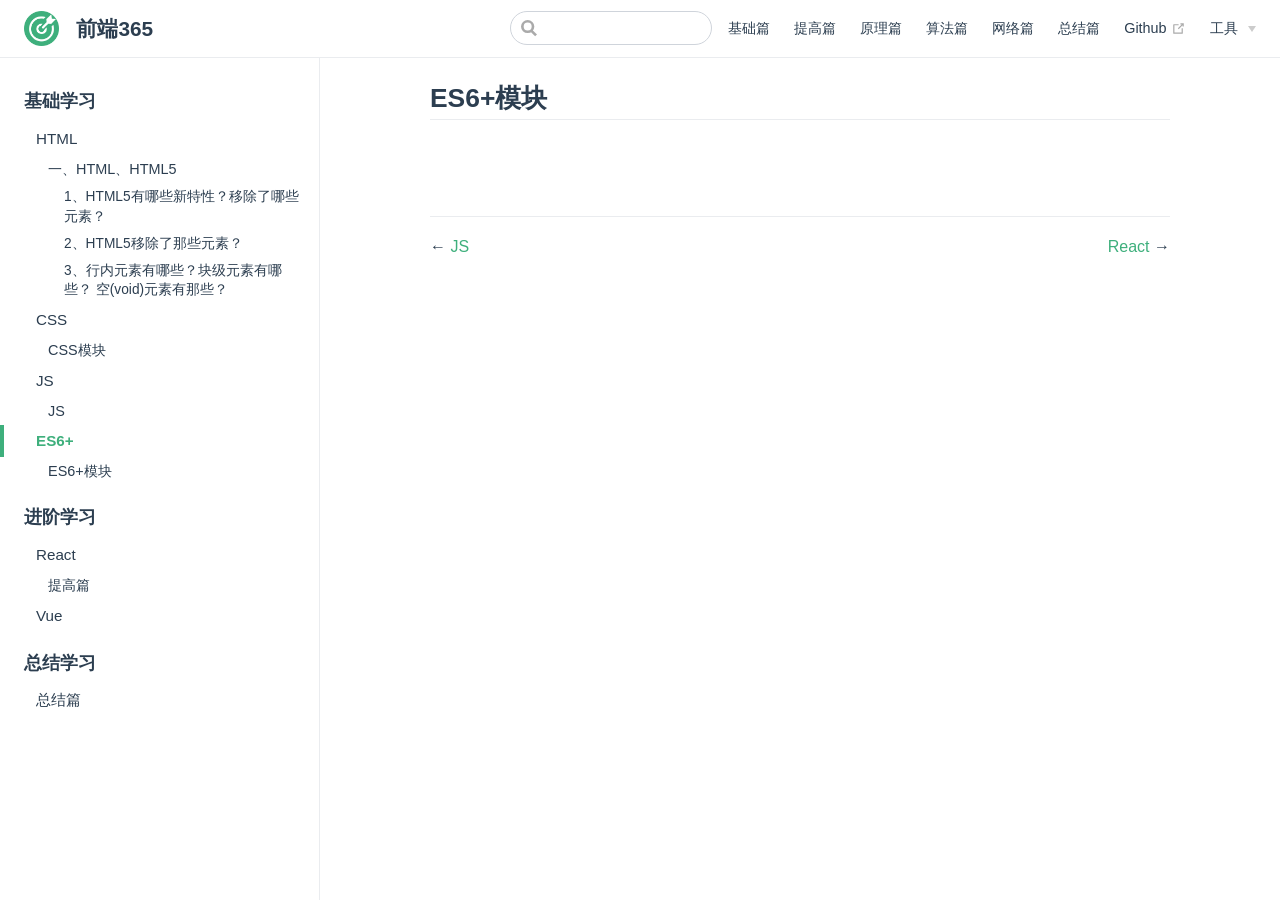
<file: base/es6.html>
<!DOCTYPE html>
<html lang="en-US">
  <head>
    <meta charset="utf-8">
    <meta name="viewport" content="width=device-width,initial-scale=1">
    <title>ES6+模块 | 前端365</title>
    <meta name="description" content="前端学习博客">
    <link rel="icon" href="/logo.png">
    
    <link rel="preload" href="/assets/css/0.styles.812b5c11.css" as="style"><link rel="preload" href="/assets/js/app.e93c3030.js" as="script"><link rel="preload" href="/assets/js/2.b31e58bf.js" as="script"><link rel="preload" href="/assets/js/10.f40d70f4.js" as="script"><link rel="prefetch" href="/assets/js/11.8a0e5d2f.js"><link rel="prefetch" href="/assets/js/12.3a341375.js"><link rel="prefetch" href="/assets/js/13.8dc5e4b2.js"><link rel="prefetch" href="/assets/js/14.247e3977.js"><link rel="prefetch" href="/assets/js/15.82aeab96.js"><link rel="prefetch" href="/assets/js/16.4b3ec8c6.js"><link rel="prefetch" href="/assets/js/3.bfd8d8ae.js"><link rel="prefetch" href="/assets/js/4.adbf3816.js"><link rel="prefetch" href="/assets/js/5.b0bcfa77.js"><link rel="prefetch" href="/assets/js/6.466cc6ec.js"><link rel="prefetch" href="/assets/js/7.1025b9b3.js"><link rel="prefetch" href="/assets/js/8.f9d9db30.js"><link rel="prefetch" href="/assets/js/9.58acb0ae.js">
    <link rel="stylesheet" href="/assets/css/0.styles.812b5c11.css">
  </head>
  <body>
    <div id="app" data-server-rendered="true"><div class="theme-container"><header class="navbar"><div class="sidebar-button"><svg xmlns="http://www.w3.org/2000/svg" aria-hidden="true" role="img" viewBox="0 0 448 512" class="icon"><path fill="currentColor" d="M436 124H12c-6.627 0-12-5.373-12-12V80c0-6.627 5.373-12 12-12h424c6.627 0 12 5.373 12 12v32c0 6.627-5.373 12-12 12zm0 160H12c-6.627 0-12-5.373-12-12v-32c0-6.627 5.373-12 12-12h424c6.627 0 12 5.373 12 12v32c0 6.627-5.373 12-12 12zm0 160H12c-6.627 0-12-5.373-12-12v-32c0-6.627 5.373-12 12-12h424c6.627 0 12 5.373 12 12v32c0 6.627-5.373 12-12 12z"></path></svg></div> <a href="/" class="home-link router-link-active"><img src="/logo.png" alt="前端365" class="logo"> <span class="site-name can-hide">前端365</span></a> <div class="links"><div class="search-box"><input aria-label="Search" autocomplete="off" spellcheck="false" value=""> <!----></div> <nav class="nav-links can-hide"><div class="nav-item"><a href="/base/base.html" class="nav-link">基础篇</a></div><div class="nav-item"><a href="/improve/improve.html" class="nav-link">提高篇</a></div><div class="nav-item"><a href="/principle/principle.html" class="nav-link">原理篇</a></div><div class="nav-item"><a href="/algorithm/algorithm.html" class="nav-link">算法篇</a></div><div class="nav-item"><a href="/http/http.html" class="nav-link">网络篇</a></div><div class="nav-item"><a href="/summary/summary.html" class="nav-link">总结篇</a></div><div class="nav-item"><a href="https://github.com/Alan0625/" target="_blank" rel="noopener noreferrer" class="nav-link external">
  Github
  <svg xmlns="http://www.w3.org/2000/svg" aria-hidden="true" x="0px" y="0px" viewBox="0 0 100 100" width="15" height="15" class="icon outbound"><path fill="currentColor" d="M18.8,85.1h56l0,0c2.2,0,4-1.8,4-4v-32h-8v28h-48v-48h28v-8h-32l0,0c-2.2,0-4,1.8-4,4v56C14.8,83.3,16.6,85.1,18.8,85.1z"></path> <polygon fill="currentColor" points="45.7,48.7 51.3,54.3 77.2,28.5 77.2,37.2 85.2,37.2 85.2,14.9 62.8,14.9 62.8,22.9 71.5,22.9"></polygon></svg></a></div><div class="nav-item"><div class="dropdown-wrapper"><a class="dropdown-title"><span class="title">工具</span> <span class="arrow right"></span></a> <ul class="nav-dropdown" style="display:none;"><li class="dropdown-item"><!----> <a href="https://tinypng.com/" target="_blank" rel="noopener noreferrer" class="nav-link external">
  压图Tinypng
  <svg xmlns="http://www.w3.org/2000/svg" aria-hidden="true" x="0px" y="0px" viewBox="0 0 100 100" width="15" height="15" class="icon outbound"><path fill="currentColor" d="M18.8,85.1h56l0,0c2.2,0,4-1.8,4-4v-32h-8v28h-48v-48h28v-8h-32l0,0c-2.2,0-4,1.8-4,4v56C14.8,83.3,16.6,85.1,18.8,85.1z"></path> <polygon fill="currentColor" points="45.7,48.7 51.3,54.3 77.2,28.5 77.2,37.2 85.2,37.2 85.2,14.9 62.8,14.9 62.8,22.9 71.5,22.9"></polygon></svg></a></li><li class="dropdown-item"><!----> <a href="https://tool.chinaz.com/tools/urlencode.aspx" target="_blank" rel="noopener noreferrer" class="nav-link external">
  编码/解码
  <svg xmlns="http://www.w3.org/2000/svg" aria-hidden="true" x="0px" y="0px" viewBox="0 0 100 100" width="15" height="15" class="icon outbound"><path fill="currentColor" d="M18.8,85.1h56l0,0c2.2,0,4-1.8,4-4v-32h-8v28h-48v-48h28v-8h-32l0,0c-2.2,0-4,1.8-4,4v56C14.8,83.3,16.6,85.1,18.8,85.1z"></path> <polygon fill="currentColor" points="45.7,48.7 51.3,54.3 77.2,28.5 77.2,37.2 85.2,37.2 85.2,14.9 62.8,14.9 62.8,22.9 71.5,22.9"></polygon></svg></a></li></ul></div></div> <!----></nav></div></header> <div class="sidebar-mask"></div> <aside class="sidebar"><nav class="nav-links"><div class="nav-item"><a href="/base/base.html" class="nav-link">基础篇</a></div><div class="nav-item"><a href="/improve/improve.html" class="nav-link">提高篇</a></div><div class="nav-item"><a href="/principle/principle.html" class="nav-link">原理篇</a></div><div class="nav-item"><a href="/algorithm/algorithm.html" class="nav-link">算法篇</a></div><div class="nav-item"><a href="/http/http.html" class="nav-link">网络篇</a></div><div class="nav-item"><a href="/summary/summary.html" class="nav-link">总结篇</a></div><div class="nav-item"><a href="https://github.com/Alan0625/" target="_blank" rel="noopener noreferrer" class="nav-link external">
  Github
  <svg xmlns="http://www.w3.org/2000/svg" aria-hidden="true" x="0px" y="0px" viewBox="0 0 100 100" width="15" height="15" class="icon outbound"><path fill="currentColor" d="M18.8,85.1h56l0,0c2.2,0,4-1.8,4-4v-32h-8v28h-48v-48h28v-8h-32l0,0c-2.2,0-4,1.8-4,4v56C14.8,83.3,16.6,85.1,18.8,85.1z"></path> <polygon fill="currentColor" points="45.7,48.7 51.3,54.3 77.2,28.5 77.2,37.2 85.2,37.2 85.2,14.9 62.8,14.9 62.8,22.9 71.5,22.9"></polygon></svg></a></div><div class="nav-item"><div class="dropdown-wrapper"><a class="dropdown-title"><span class="title">工具</span> <span class="arrow right"></span></a> <ul class="nav-dropdown" style="display:none;"><li class="dropdown-item"><!----> <a href="https://tinypng.com/" target="_blank" rel="noopener noreferrer" class="nav-link external">
  压图Tinypng
  <svg xmlns="http://www.w3.org/2000/svg" aria-hidden="true" x="0px" y="0px" viewBox="0 0 100 100" width="15" height="15" class="icon outbound"><path fill="currentColor" d="M18.8,85.1h56l0,0c2.2,0,4-1.8,4-4v-32h-8v28h-48v-48h28v-8h-32l0,0c-2.2,0-4,1.8-4,4v56C14.8,83.3,16.6,85.1,18.8,85.1z"></path> <polygon fill="currentColor" points="45.7,48.7 51.3,54.3 77.2,28.5 77.2,37.2 85.2,37.2 85.2,14.9 62.8,14.9 62.8,22.9 71.5,22.9"></polygon></svg></a></li><li class="dropdown-item"><!----> <a href="https://tool.chinaz.com/tools/urlencode.aspx" target="_blank" rel="noopener noreferrer" class="nav-link external">
  编码/解码
  <svg xmlns="http://www.w3.org/2000/svg" aria-hidden="true" x="0px" y="0px" viewBox="0 0 100 100" width="15" height="15" class="icon outbound"><path fill="currentColor" d="M18.8,85.1h56l0,0c2.2,0,4-1.8,4-4v-32h-8v28h-48v-48h28v-8h-32l0,0c-2.2,0-4,1.8-4,4v56C14.8,83.3,16.6,85.1,18.8,85.1z"></path> <polygon fill="currentColor" points="45.7,48.7 51.3,54.3 77.2,28.5 77.2,37.2 85.2,37.2 85.2,14.9 62.8,14.9 62.8,22.9 71.5,22.9"></polygon></svg></a></li></ul></div></div> <!----></nav>  <ul class="sidebar-links"><li><section class="sidebar-group depth-0"><p class="sidebar-heading open"><span>基础学习</span> <!----></p> <ul class="sidebar-links sidebar-group-items"><li><a href="/base/base.html" class="sidebar-link">HTML</a><ul class="sidebar-sub-headers"><li class="sidebar-sub-header"><a href="/base/base.html#一、html、html5" class="sidebar-link">一、HTML、HTML5</a><ul class="sidebar-sub-headers"><li class="sidebar-sub-header"><a href="/base/base.html#_1、html5有哪些新特性？移除了哪些元素？" class="sidebar-link">1、HTML5有哪些新特性？移除了哪些元素？</a></li><li class="sidebar-sub-header"><a href="/base/base.html#_2、html5移除了那些元素？" class="sidebar-link">2、HTML5移除了那些元素？</a></li><li class="sidebar-sub-header"><a href="/base/base.html#_3、行内元素有哪些？块级元素有哪些？-空-void-元素有那些？" class="sidebar-link">3、行内元素有哪些？块级元素有哪些？ 空(void)元素有那些？</a></li></ul></li></ul></li><li><a href="/base/css.html" class="sidebar-link">CSS</a><ul class="sidebar-sub-headers"><li class="sidebar-sub-header"><a href="/base/css.html#css模块" class="sidebar-link">CSS模块</a></li></ul></li><li><a href="/base/js.html" class="sidebar-link">JS</a><ul class="sidebar-sub-headers"><li class="sidebar-sub-header"><a href="/base/js.html#js" class="sidebar-link">JS</a></li></ul></li><li><a href="/base/es6.html" class="active sidebar-link">ES6+</a><ul class="sidebar-sub-headers"><li class="sidebar-sub-header"><a href="/base/es6.html#es6-模块" class="sidebar-link">ES6+模块</a></li></ul></li></ul></section></li><li><section class="sidebar-group depth-0"><p class="sidebar-heading"><span>进阶学习</span> <!----></p> <ul class="sidebar-links sidebar-group-items"><li><a href="/improve/improve.html" class="sidebar-link">React</a><ul class="sidebar-sub-headers"><li class="sidebar-sub-header"><a href="/improve/improve.html#提高篇" class="sidebar-link">提高篇</a></li></ul></li><li><a href="/" class="sidebar-link">Vue</a></li></ul></section></li><li><a href="/summary/summary.html" class="sidebar-link">总结学习</a><ul class="sidebar-sub-headers"><li class="sidebar-sub-header"><a href="/summary/summary.html#总结篇" class="sidebar-link">总结篇</a></li></ul></li></ul> </aside> <main class="page"> <div class="theme-default-content content__default"><h2 id="es6-模块"><a href="#es6-模块" aria-hidden="true" class="header-anchor">#</a> ES6+模块</h2></div> <footer class="page-edit"><!----> <!----></footer> <div class="page-nav"><p class="inner"><span class="prev">
        ←
        <a href="/base/js.html" class="prev">
          JS
        </a></span> <span class="next"><a href="/improve/improve.html">
          React
        </a>
        →
      </span></p></div> </main></div><div class="global-ui"></div></div>
    <script src="/assets/js/app.e93c3030.js" defer></script><script src="/assets/js/2.b31e58bf.js" defer></script><script src="/assets/js/10.f40d70f4.js" defer></script>
  </body>
</html>
</file>
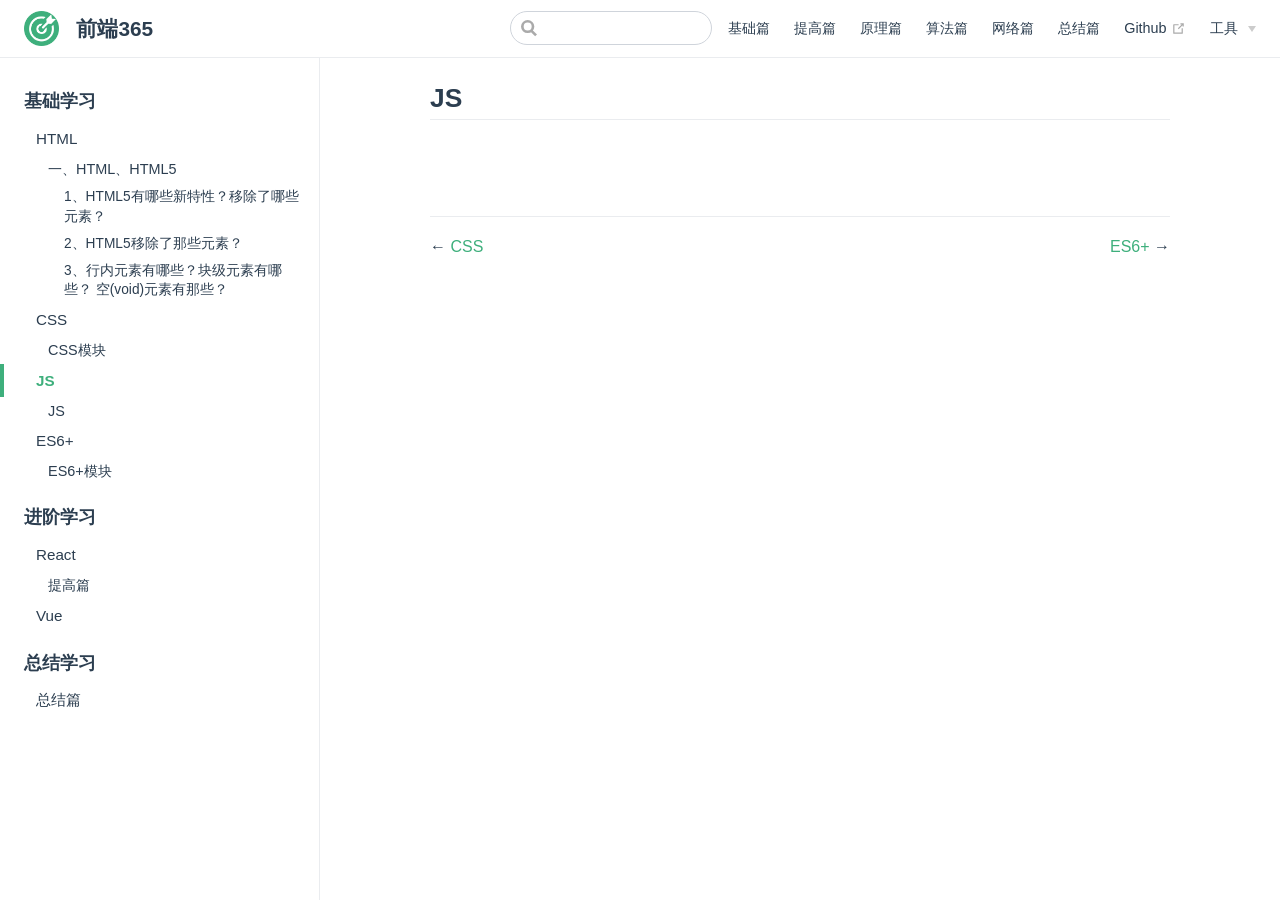
<file: base/js.html>
<!DOCTYPE html>
<html lang="en-US">
  <head>
    <meta charset="utf-8">
    <meta name="viewport" content="width=device-width,initial-scale=1">
    <title>JS | 前端365</title>
    <meta name="description" content="前端学习博客">
    <link rel="icon" href="/logo.png">
    
    <link rel="preload" href="/assets/css/0.styles.812b5c11.css" as="style"><link rel="preload" href="/assets/js/app.e93c3030.js" as="script"><link rel="preload" href="/assets/js/2.b31e58bf.js" as="script"><link rel="preload" href="/assets/js/11.8a0e5d2f.js" as="script"><link rel="prefetch" href="/assets/js/10.f40d70f4.js"><link rel="prefetch" href="/assets/js/12.3a341375.js"><link rel="prefetch" href="/assets/js/13.8dc5e4b2.js"><link rel="prefetch" href="/assets/js/14.247e3977.js"><link rel="prefetch" href="/assets/js/15.82aeab96.js"><link rel="prefetch" href="/assets/js/16.4b3ec8c6.js"><link rel="prefetch" href="/assets/js/3.bfd8d8ae.js"><link rel="prefetch" href="/assets/js/4.adbf3816.js"><link rel="prefetch" href="/assets/js/5.b0bcfa77.js"><link rel="prefetch" href="/assets/js/6.466cc6ec.js"><link rel="prefetch" href="/assets/js/7.1025b9b3.js"><link rel="prefetch" href="/assets/js/8.f9d9db30.js"><link rel="prefetch" href="/assets/js/9.58acb0ae.js">
    <link rel="stylesheet" href="/assets/css/0.styles.812b5c11.css">
  </head>
  <body>
    <div id="app" data-server-rendered="true"><div class="theme-container"><header class="navbar"><div class="sidebar-button"><svg xmlns="http://www.w3.org/2000/svg" aria-hidden="true" role="img" viewBox="0 0 448 512" class="icon"><path fill="currentColor" d="M436 124H12c-6.627 0-12-5.373-12-12V80c0-6.627 5.373-12 12-12h424c6.627 0 12 5.373 12 12v32c0 6.627-5.373 12-12 12zm0 160H12c-6.627 0-12-5.373-12-12v-32c0-6.627 5.373-12 12-12h424c6.627 0 12 5.373 12 12v32c0 6.627-5.373 12-12 12zm0 160H12c-6.627 0-12-5.373-12-12v-32c0-6.627 5.373-12 12-12h424c6.627 0 12 5.373 12 12v32c0 6.627-5.373 12-12 12z"></path></svg></div> <a href="/" class="home-link router-link-active"><img src="/logo.png" alt="前端365" class="logo"> <span class="site-name can-hide">前端365</span></a> <div class="links"><div class="search-box"><input aria-label="Search" autocomplete="off" spellcheck="false" value=""> <!----></div> <nav class="nav-links can-hide"><div class="nav-item"><a href="/base/base.html" class="nav-link">基础篇</a></div><div class="nav-item"><a href="/improve/improve.html" class="nav-link">提高篇</a></div><div class="nav-item"><a href="/principle/principle.html" class="nav-link">原理篇</a></div><div class="nav-item"><a href="/algorithm/algorithm.html" class="nav-link">算法篇</a></div><div class="nav-item"><a href="/http/http.html" class="nav-link">网络篇</a></div><div class="nav-item"><a href="/summary/summary.html" class="nav-link">总结篇</a></div><div class="nav-item"><a href="https://github.com/Alan0625/" target="_blank" rel="noopener noreferrer" class="nav-link external">
  Github
  <svg xmlns="http://www.w3.org/2000/svg" aria-hidden="true" x="0px" y="0px" viewBox="0 0 100 100" width="15" height="15" class="icon outbound"><path fill="currentColor" d="M18.8,85.1h56l0,0c2.2,0,4-1.8,4-4v-32h-8v28h-48v-48h28v-8h-32l0,0c-2.2,0-4,1.8-4,4v56C14.8,83.3,16.6,85.1,18.8,85.1z"></path> <polygon fill="currentColor" points="45.7,48.7 51.3,54.3 77.2,28.5 77.2,37.2 85.2,37.2 85.2,14.9 62.8,14.9 62.8,22.9 71.5,22.9"></polygon></svg></a></div><div class="nav-item"><div class="dropdown-wrapper"><a class="dropdown-title"><span class="title">工具</span> <span class="arrow right"></span></a> <ul class="nav-dropdown" style="display:none;"><li class="dropdown-item"><!----> <a href="https://tinypng.com/" target="_blank" rel="noopener noreferrer" class="nav-link external">
  压图Tinypng
  <svg xmlns="http://www.w3.org/2000/svg" aria-hidden="true" x="0px" y="0px" viewBox="0 0 100 100" width="15" height="15" class="icon outbound"><path fill="currentColor" d="M18.8,85.1h56l0,0c2.2,0,4-1.8,4-4v-32h-8v28h-48v-48h28v-8h-32l0,0c-2.2,0-4,1.8-4,4v56C14.8,83.3,16.6,85.1,18.8,85.1z"></path> <polygon fill="currentColor" points="45.7,48.7 51.3,54.3 77.2,28.5 77.2,37.2 85.2,37.2 85.2,14.9 62.8,14.9 62.8,22.9 71.5,22.9"></polygon></svg></a></li><li class="dropdown-item"><!----> <a href="https://tool.chinaz.com/tools/urlencode.aspx" target="_blank" rel="noopener noreferrer" class="nav-link external">
  编码/解码
  <svg xmlns="http://www.w3.org/2000/svg" aria-hidden="true" x="0px" y="0px" viewBox="0 0 100 100" width="15" height="15" class="icon outbound"><path fill="currentColor" d="M18.8,85.1h56l0,0c2.2,0,4-1.8,4-4v-32h-8v28h-48v-48h28v-8h-32l0,0c-2.2,0-4,1.8-4,4v56C14.8,83.3,16.6,85.1,18.8,85.1z"></path> <polygon fill="currentColor" points="45.7,48.7 51.3,54.3 77.2,28.5 77.2,37.2 85.2,37.2 85.2,14.9 62.8,14.9 62.8,22.9 71.5,22.9"></polygon></svg></a></li></ul></div></div> <!----></nav></div></header> <div class="sidebar-mask"></div> <aside class="sidebar"><nav class="nav-links"><div class="nav-item"><a href="/base/base.html" class="nav-link">基础篇</a></div><div class="nav-item"><a href="/improve/improve.html" class="nav-link">提高篇</a></div><div class="nav-item"><a href="/principle/principle.html" class="nav-link">原理篇</a></div><div class="nav-item"><a href="/algorithm/algorithm.html" class="nav-link">算法篇</a></div><div class="nav-item"><a href="/http/http.html" class="nav-link">网络篇</a></div><div class="nav-item"><a href="/summary/summary.html" class="nav-link">总结篇</a></div><div class="nav-item"><a href="https://github.com/Alan0625/" target="_blank" rel="noopener noreferrer" class="nav-link external">
  Github
  <svg xmlns="http://www.w3.org/2000/svg" aria-hidden="true" x="0px" y="0px" viewBox="0 0 100 100" width="15" height="15" class="icon outbound"><path fill="currentColor" d="M18.8,85.1h56l0,0c2.2,0,4-1.8,4-4v-32h-8v28h-48v-48h28v-8h-32l0,0c-2.2,0-4,1.8-4,4v56C14.8,83.3,16.6,85.1,18.8,85.1z"></path> <polygon fill="currentColor" points="45.7,48.7 51.3,54.3 77.2,28.5 77.2,37.2 85.2,37.2 85.2,14.9 62.8,14.9 62.8,22.9 71.5,22.9"></polygon></svg></a></div><div class="nav-item"><div class="dropdown-wrapper"><a class="dropdown-title"><span class="title">工具</span> <span class="arrow right"></span></a> <ul class="nav-dropdown" style="display:none;"><li class="dropdown-item"><!----> <a href="https://tinypng.com/" target="_blank" rel="noopener noreferrer" class="nav-link external">
  压图Tinypng
  <svg xmlns="http://www.w3.org/2000/svg" aria-hidden="true" x="0px" y="0px" viewBox="0 0 100 100" width="15" height="15" class="icon outbound"><path fill="currentColor" d="M18.8,85.1h56l0,0c2.2,0,4-1.8,4-4v-32h-8v28h-48v-48h28v-8h-32l0,0c-2.2,0-4,1.8-4,4v56C14.8,83.3,16.6,85.1,18.8,85.1z"></path> <polygon fill="currentColor" points="45.7,48.7 51.3,54.3 77.2,28.5 77.2,37.2 85.2,37.2 85.2,14.9 62.8,14.9 62.8,22.9 71.5,22.9"></polygon></svg></a></li><li class="dropdown-item"><!----> <a href="https://tool.chinaz.com/tools/urlencode.aspx" target="_blank" rel="noopener noreferrer" class="nav-link external">
  编码/解码
  <svg xmlns="http://www.w3.org/2000/svg" aria-hidden="true" x="0px" y="0px" viewBox="0 0 100 100" width="15" height="15" class="icon outbound"><path fill="currentColor" d="M18.8,85.1h56l0,0c2.2,0,4-1.8,4-4v-32h-8v28h-48v-48h28v-8h-32l0,0c-2.2,0-4,1.8-4,4v56C14.8,83.3,16.6,85.1,18.8,85.1z"></path> <polygon fill="currentColor" points="45.7,48.7 51.3,54.3 77.2,28.5 77.2,37.2 85.2,37.2 85.2,14.9 62.8,14.9 62.8,22.9 71.5,22.9"></polygon></svg></a></li></ul></div></div> <!----></nav>  <ul class="sidebar-links"><li><section class="sidebar-group depth-0"><p class="sidebar-heading open"><span>基础学习</span> <!----></p> <ul class="sidebar-links sidebar-group-items"><li><a href="/base/base.html" class="sidebar-link">HTML</a><ul class="sidebar-sub-headers"><li class="sidebar-sub-header"><a href="/base/base.html#一、html、html5" class="sidebar-link">一、HTML、HTML5</a><ul class="sidebar-sub-headers"><li class="sidebar-sub-header"><a href="/base/base.html#_1、html5有哪些新特性？移除了哪些元素？" class="sidebar-link">1、HTML5有哪些新特性？移除了哪些元素？</a></li><li class="sidebar-sub-header"><a href="/base/base.html#_2、html5移除了那些元素？" class="sidebar-link">2、HTML5移除了那些元素？</a></li><li class="sidebar-sub-header"><a href="/base/base.html#_3、行内元素有哪些？块级元素有哪些？-空-void-元素有那些？" class="sidebar-link">3、行内元素有哪些？块级元素有哪些？ 空(void)元素有那些？</a></li></ul></li></ul></li><li><a href="/base/css.html" class="sidebar-link">CSS</a><ul class="sidebar-sub-headers"><li class="sidebar-sub-header"><a href="/base/css.html#css模块" class="sidebar-link">CSS模块</a></li></ul></li><li><a href="/base/js.html" class="active sidebar-link">JS</a><ul class="sidebar-sub-headers"><li class="sidebar-sub-header"><a href="/base/js.html#js" class="sidebar-link">JS</a></li></ul></li><li><a href="/base/es6.html" class="sidebar-link">ES6+</a><ul class="sidebar-sub-headers"><li class="sidebar-sub-header"><a href="/base/es6.html#es6-模块" class="sidebar-link">ES6+模块</a></li></ul></li></ul></section></li><li><section class="sidebar-group depth-0"><p class="sidebar-heading"><span>进阶学习</span> <!----></p> <ul class="sidebar-links sidebar-group-items"><li><a href="/improve/improve.html" class="sidebar-link">React</a><ul class="sidebar-sub-headers"><li class="sidebar-sub-header"><a href="/improve/improve.html#提高篇" class="sidebar-link">提高篇</a></li></ul></li><li><a href="/" class="sidebar-link">Vue</a></li></ul></section></li><li><a href="/summary/summary.html" class="sidebar-link">总结学习</a><ul class="sidebar-sub-headers"><li class="sidebar-sub-header"><a href="/summary/summary.html#总结篇" class="sidebar-link">总结篇</a></li></ul></li></ul> </aside> <main class="page"> <div class="theme-default-content content__default"><h2 id="js"><a href="#js" aria-hidden="true" class="header-anchor">#</a> JS</h2></div> <footer class="page-edit"><!----> <!----></footer> <div class="page-nav"><p class="inner"><span class="prev">
        ←
        <a href="/base/css.html" class="prev">
          CSS
        </a></span> <span class="next"><a href="/base/es6.html">
          ES6+
        </a>
        →
      </span></p></div> </main></div><div class="global-ui"></div></div>
    <script src="/assets/js/app.e93c3030.js" defer></script><script src="/assets/js/2.b31e58bf.js" defer></script><script src="/assets/js/11.8a0e5d2f.js" defer></script>
  </body>
</html>
</file>
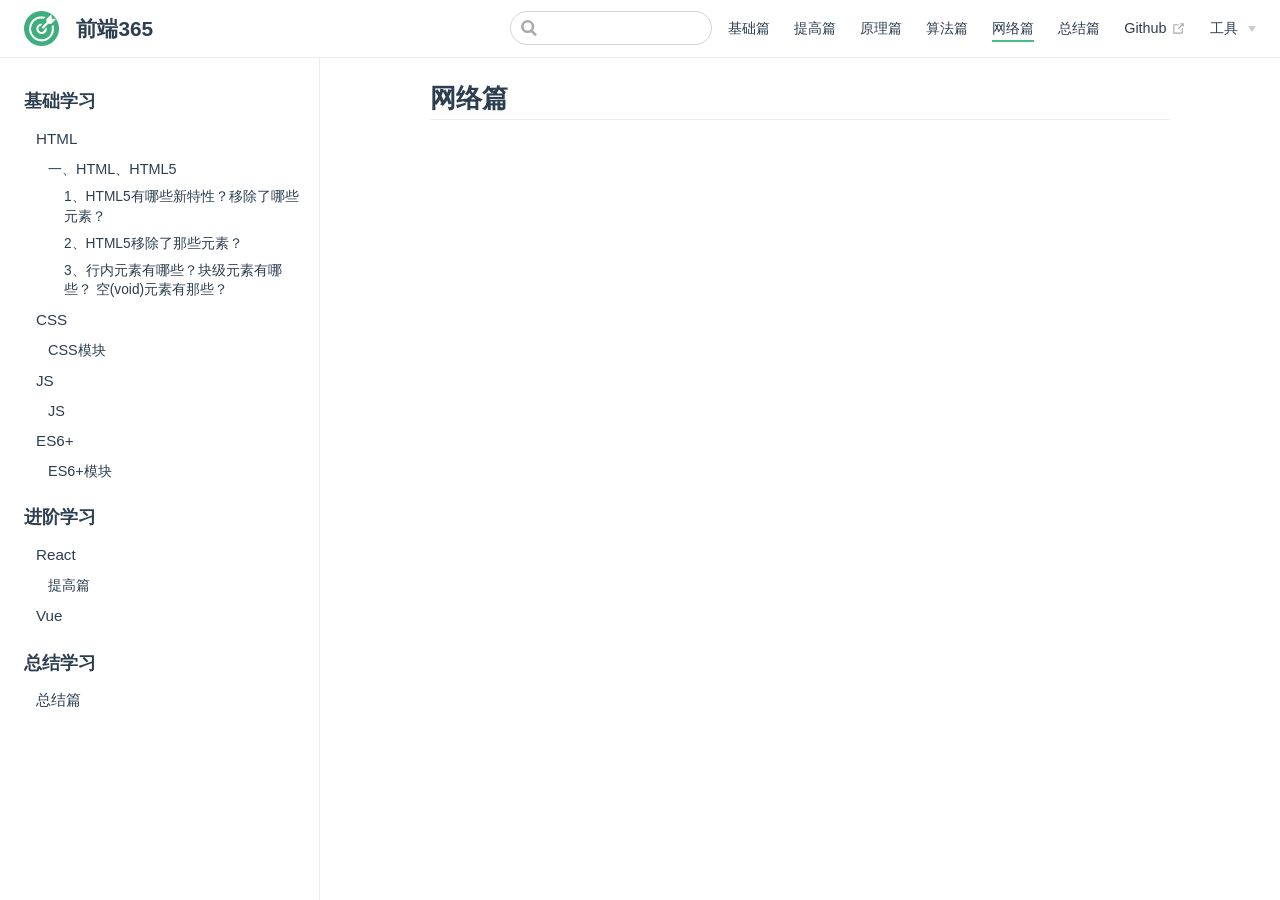
<file: http/http.html>
<!DOCTYPE html>
<html lang="en-US">
  <head>
    <meta charset="utf-8">
    <meta name="viewport" content="width=device-width,initial-scale=1">
    <title>网络篇 | 前端365</title>
    <meta name="description" content="前端学习博客">
    <link rel="icon" href="/logo.png">
    
    <link rel="preload" href="/assets/css/0.styles.812b5c11.css" as="style"><link rel="preload" href="/assets/js/app.e93c3030.js" as="script"><link rel="preload" href="/assets/js/2.b31e58bf.js" as="script"><link rel="preload" href="/assets/js/12.3a341375.js" as="script"><link rel="prefetch" href="/assets/js/10.f40d70f4.js"><link rel="prefetch" href="/assets/js/11.8a0e5d2f.js"><link rel="prefetch" href="/assets/js/13.8dc5e4b2.js"><link rel="prefetch" href="/assets/js/14.247e3977.js"><link rel="prefetch" href="/assets/js/15.82aeab96.js"><link rel="prefetch" href="/assets/js/16.4b3ec8c6.js"><link rel="prefetch" href="/assets/js/3.bfd8d8ae.js"><link rel="prefetch" href="/assets/js/4.adbf3816.js"><link rel="prefetch" href="/assets/js/5.b0bcfa77.js"><link rel="prefetch" href="/assets/js/6.466cc6ec.js"><link rel="prefetch" href="/assets/js/7.1025b9b3.js"><link rel="prefetch" href="/assets/js/8.f9d9db30.js"><link rel="prefetch" href="/assets/js/9.58acb0ae.js">
    <link rel="stylesheet" href="/assets/css/0.styles.812b5c11.css">
  </head>
  <body>
    <div id="app" data-server-rendered="true"><div class="theme-container"><header class="navbar"><div class="sidebar-button"><svg xmlns="http://www.w3.org/2000/svg" aria-hidden="true" role="img" viewBox="0 0 448 512" class="icon"><path fill="currentColor" d="M436 124H12c-6.627 0-12-5.373-12-12V80c0-6.627 5.373-12 12-12h424c6.627 0 12 5.373 12 12v32c0 6.627-5.373 12-12 12zm0 160H12c-6.627 0-12-5.373-12-12v-32c0-6.627 5.373-12 12-12h424c6.627 0 12 5.373 12 12v32c0 6.627-5.373 12-12 12zm0 160H12c-6.627 0-12-5.373-12-12v-32c0-6.627 5.373-12 12-12h424c6.627 0 12 5.373 12 12v32c0 6.627-5.373 12-12 12z"></path></svg></div> <a href="/" class="home-link router-link-active"><img src="/logo.png" alt="前端365" class="logo"> <span class="site-name can-hide">前端365</span></a> <div class="links"><div class="search-box"><input aria-label="Search" autocomplete="off" spellcheck="false" value=""> <!----></div> <nav class="nav-links can-hide"><div class="nav-item"><a href="/base/base.html" class="nav-link">基础篇</a></div><div class="nav-item"><a href="/improve/improve.html" class="nav-link">提高篇</a></div><div class="nav-item"><a href="/principle/principle.html" class="nav-link">原理篇</a></div><div class="nav-item"><a href="/algorithm/algorithm.html" class="nav-link">算法篇</a></div><div class="nav-item"><a href="/http/http.html" class="nav-link router-link-exact-active router-link-active">网络篇</a></div><div class="nav-item"><a href="/summary/summary.html" class="nav-link">总结篇</a></div><div class="nav-item"><a href="https://github.com/Alan0625/" target="_blank" rel="noopener noreferrer" class="nav-link external">
  Github
  <svg xmlns="http://www.w3.org/2000/svg" aria-hidden="true" x="0px" y="0px" viewBox="0 0 100 100" width="15" height="15" class="icon outbound"><path fill="currentColor" d="M18.8,85.1h56l0,0c2.2,0,4-1.8,4-4v-32h-8v28h-48v-48h28v-8h-32l0,0c-2.2,0-4,1.8-4,4v56C14.8,83.3,16.6,85.1,18.8,85.1z"></path> <polygon fill="currentColor" points="45.7,48.7 51.3,54.3 77.2,28.5 77.2,37.2 85.2,37.2 85.2,14.9 62.8,14.9 62.8,22.9 71.5,22.9"></polygon></svg></a></div><div class="nav-item"><div class="dropdown-wrapper"><a class="dropdown-title"><span class="title">工具</span> <span class="arrow right"></span></a> <ul class="nav-dropdown" style="display:none;"><li class="dropdown-item"><!----> <a href="https://tinypng.com/" target="_blank" rel="noopener noreferrer" class="nav-link external">
  压图Tinypng
  <svg xmlns="http://www.w3.org/2000/svg" aria-hidden="true" x="0px" y="0px" viewBox="0 0 100 100" width="15" height="15" class="icon outbound"><path fill="currentColor" d="M18.8,85.1h56l0,0c2.2,0,4-1.8,4-4v-32h-8v28h-48v-48h28v-8h-32l0,0c-2.2,0-4,1.8-4,4v56C14.8,83.3,16.6,85.1,18.8,85.1z"></path> <polygon fill="currentColor" points="45.7,48.7 51.3,54.3 77.2,28.5 77.2,37.2 85.2,37.2 85.2,14.9 62.8,14.9 62.8,22.9 71.5,22.9"></polygon></svg></a></li><li class="dropdown-item"><!----> <a href="https://tool.chinaz.com/tools/urlencode.aspx" target="_blank" rel="noopener noreferrer" class="nav-link external">
  编码/解码
  <svg xmlns="http://www.w3.org/2000/svg" aria-hidden="true" x="0px" y="0px" viewBox="0 0 100 100" width="15" height="15" class="icon outbound"><path fill="currentColor" d="M18.8,85.1h56l0,0c2.2,0,4-1.8,4-4v-32h-8v28h-48v-48h28v-8h-32l0,0c-2.2,0-4,1.8-4,4v56C14.8,83.3,16.6,85.1,18.8,85.1z"></path> <polygon fill="currentColor" points="45.7,48.7 51.3,54.3 77.2,28.5 77.2,37.2 85.2,37.2 85.2,14.9 62.8,14.9 62.8,22.9 71.5,22.9"></polygon></svg></a></li></ul></div></div> <!----></nav></div></header> <div class="sidebar-mask"></div> <aside class="sidebar"><nav class="nav-links"><div class="nav-item"><a href="/base/base.html" class="nav-link">基础篇</a></div><div class="nav-item"><a href="/improve/improve.html" class="nav-link">提高篇</a></div><div class="nav-item"><a href="/principle/principle.html" class="nav-link">原理篇</a></div><div class="nav-item"><a href="/algorithm/algorithm.html" class="nav-link">算法篇</a></div><div class="nav-item"><a href="/http/http.html" class="nav-link router-link-exact-active router-link-active">网络篇</a></div><div class="nav-item"><a href="/summary/summary.html" class="nav-link">总结篇</a></div><div class="nav-item"><a href="https://github.com/Alan0625/" target="_blank" rel="noopener noreferrer" class="nav-link external">
  Github
  <svg xmlns="http://www.w3.org/2000/svg" aria-hidden="true" x="0px" y="0px" viewBox="0 0 100 100" width="15" height="15" class="icon outbound"><path fill="currentColor" d="M18.8,85.1h56l0,0c2.2,0,4-1.8,4-4v-32h-8v28h-48v-48h28v-8h-32l0,0c-2.2,0-4,1.8-4,4v56C14.8,83.3,16.6,85.1,18.8,85.1z"></path> <polygon fill="currentColor" points="45.7,48.7 51.3,54.3 77.2,28.5 77.2,37.2 85.2,37.2 85.2,14.9 62.8,14.9 62.8,22.9 71.5,22.9"></polygon></svg></a></div><div class="nav-item"><div class="dropdown-wrapper"><a class="dropdown-title"><span class="title">工具</span> <span class="arrow right"></span></a> <ul class="nav-dropdown" style="display:none;"><li class="dropdown-item"><!----> <a href="https://tinypng.com/" target="_blank" rel="noopener noreferrer" class="nav-link external">
  压图Tinypng
  <svg xmlns="http://www.w3.org/2000/svg" aria-hidden="true" x="0px" y="0px" viewBox="0 0 100 100" width="15" height="15" class="icon outbound"><path fill="currentColor" d="M18.8,85.1h56l0,0c2.2,0,4-1.8,4-4v-32h-8v28h-48v-48h28v-8h-32l0,0c-2.2,0-4,1.8-4,4v56C14.8,83.3,16.6,85.1,18.8,85.1z"></path> <polygon fill="currentColor" points="45.7,48.7 51.3,54.3 77.2,28.5 77.2,37.2 85.2,37.2 85.2,14.9 62.8,14.9 62.8,22.9 71.5,22.9"></polygon></svg></a></li><li class="dropdown-item"><!----> <a href="https://tool.chinaz.com/tools/urlencode.aspx" target="_blank" rel="noopener noreferrer" class="nav-link external">
  编码/解码
  <svg xmlns="http://www.w3.org/2000/svg" aria-hidden="true" x="0px" y="0px" viewBox="0 0 100 100" width="15" height="15" class="icon outbound"><path fill="currentColor" d="M18.8,85.1h56l0,0c2.2,0,4-1.8,4-4v-32h-8v28h-48v-48h28v-8h-32l0,0c-2.2,0-4,1.8-4,4v56C14.8,83.3,16.6,85.1,18.8,85.1z"></path> <polygon fill="currentColor" points="45.7,48.7 51.3,54.3 77.2,28.5 77.2,37.2 85.2,37.2 85.2,14.9 62.8,14.9 62.8,22.9 71.5,22.9"></polygon></svg></a></li></ul></div></div> <!----></nav>  <ul class="sidebar-links"><li><section class="sidebar-group depth-0"><p class="sidebar-heading open"><span>基础学习</span> <!----></p> <ul class="sidebar-links sidebar-group-items"><li><a href="/base/base.html" class="sidebar-link">HTML</a><ul class="sidebar-sub-headers"><li class="sidebar-sub-header"><a href="/base/base.html#一、html、html5" class="sidebar-link">一、HTML、HTML5</a><ul class="sidebar-sub-headers"><li class="sidebar-sub-header"><a href="/base/base.html#_1、html5有哪些新特性？移除了哪些元素？" class="sidebar-link">1、HTML5有哪些新特性？移除了哪些元素？</a></li><li class="sidebar-sub-header"><a href="/base/base.html#_2、html5移除了那些元素？" class="sidebar-link">2、HTML5移除了那些元素？</a></li><li class="sidebar-sub-header"><a href="/base/base.html#_3、行内元素有哪些？块级元素有哪些？-空-void-元素有那些？" class="sidebar-link">3、行内元素有哪些？块级元素有哪些？ 空(void)元素有那些？</a></li></ul></li></ul></li><li><a href="/base/css.html" class="sidebar-link">CSS</a><ul class="sidebar-sub-headers"><li class="sidebar-sub-header"><a href="/base/css.html#css模块" class="sidebar-link">CSS模块</a></li></ul></li><li><a href="/base/js.html" class="sidebar-link">JS</a><ul class="sidebar-sub-headers"><li class="sidebar-sub-header"><a href="/base/js.html#js" class="sidebar-link">JS</a></li></ul></li><li><a href="/base/es6.html" class="sidebar-link">ES6+</a><ul class="sidebar-sub-headers"><li class="sidebar-sub-header"><a href="/base/es6.html#es6-模块" class="sidebar-link">ES6+模块</a></li></ul></li></ul></section></li><li><section class="sidebar-group depth-0"><p class="sidebar-heading"><span>进阶学习</span> <!----></p> <ul class="sidebar-links sidebar-group-items"><li><a href="/improve/improve.html" class="sidebar-link">React</a><ul class="sidebar-sub-headers"><li class="sidebar-sub-header"><a href="/improve/improve.html#提高篇" class="sidebar-link">提高篇</a></li></ul></li><li><a href="/" class="sidebar-link">Vue</a></li></ul></section></li><li><a href="/summary/summary.html" class="sidebar-link">总结学习</a><ul class="sidebar-sub-headers"><li class="sidebar-sub-header"><a href="/summary/summary.html#总结篇" class="sidebar-link">总结篇</a></li></ul></li></ul> </aside> <main class="page"> <div class="theme-default-content content__default"><h2 id="网络篇"><a href="#网络篇" aria-hidden="true" class="header-anchor">#</a> 网络篇</h2></div> <footer class="page-edit"><!----> <!----></footer> <!----> </main></div><div class="global-ui"></div></div>
    <script src="/assets/js/app.e93c3030.js" defer></script><script src="/assets/js/2.b31e58bf.js" defer></script><script src="/assets/js/12.3a341375.js" defer></script>
  </body>
</html>
</file>
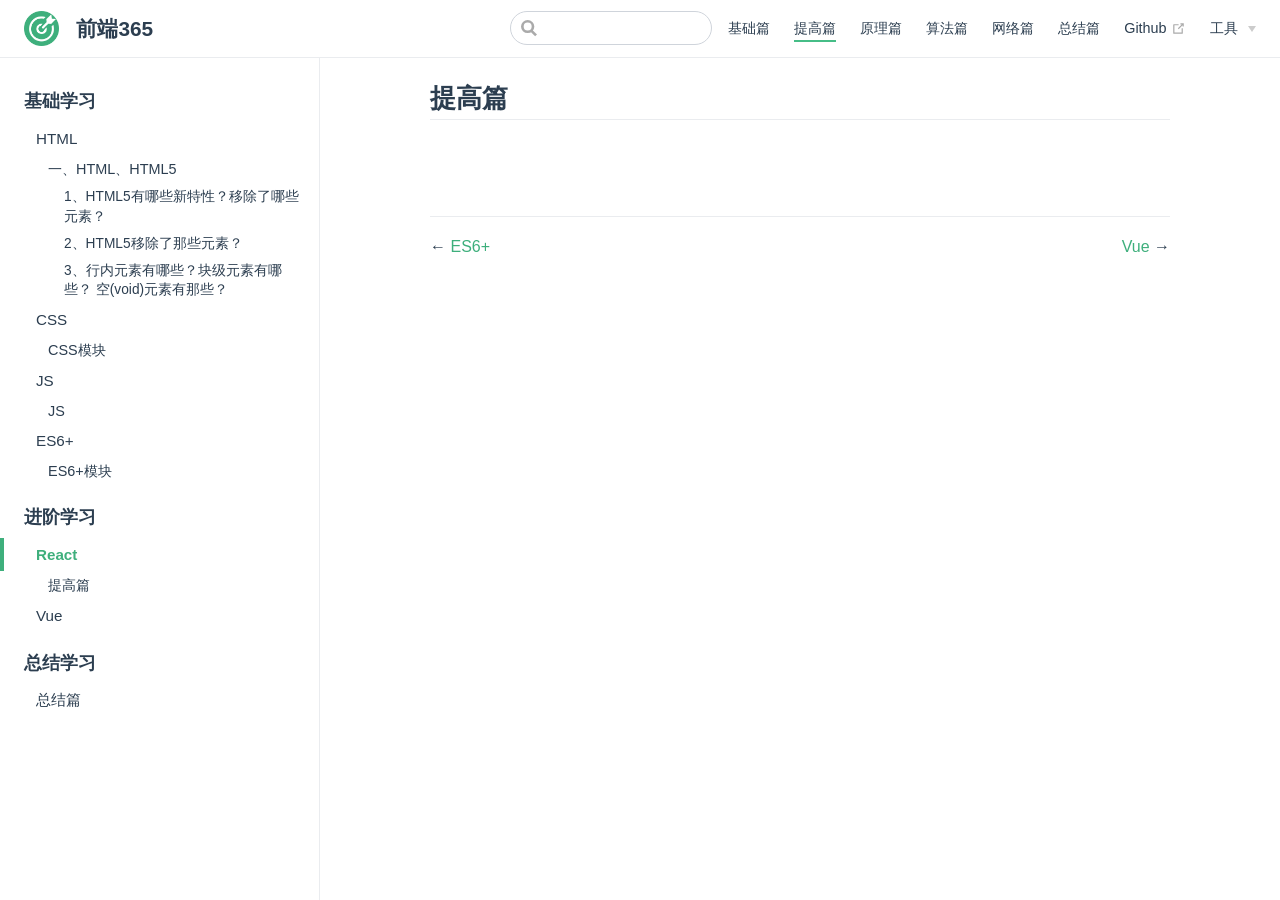
<file: improve/improve.html>
<!DOCTYPE html>
<html lang="en-US">
  <head>
    <meta charset="utf-8">
    <meta name="viewport" content="width=device-width,initial-scale=1">
    <title>提高篇 | 前端365</title>
    <meta name="description" content="前端学习博客">
    <link rel="icon" href="/logo.png">
    
    <link rel="preload" href="/assets/css/0.styles.812b5c11.css" as="style"><link rel="preload" href="/assets/js/app.e93c3030.js" as="script"><link rel="preload" href="/assets/js/2.b31e58bf.js" as="script"><link rel="preload" href="/assets/js/13.8dc5e4b2.js" as="script"><link rel="prefetch" href="/assets/js/10.f40d70f4.js"><link rel="prefetch" href="/assets/js/11.8a0e5d2f.js"><link rel="prefetch" href="/assets/js/12.3a341375.js"><link rel="prefetch" href="/assets/js/14.247e3977.js"><link rel="prefetch" href="/assets/js/15.82aeab96.js"><link rel="prefetch" href="/assets/js/16.4b3ec8c6.js"><link rel="prefetch" href="/assets/js/3.bfd8d8ae.js"><link rel="prefetch" href="/assets/js/4.adbf3816.js"><link rel="prefetch" href="/assets/js/5.b0bcfa77.js"><link rel="prefetch" href="/assets/js/6.466cc6ec.js"><link rel="prefetch" href="/assets/js/7.1025b9b3.js"><link rel="prefetch" href="/assets/js/8.f9d9db30.js"><link rel="prefetch" href="/assets/js/9.58acb0ae.js">
    <link rel="stylesheet" href="/assets/css/0.styles.812b5c11.css">
  </head>
  <body>
    <div id="app" data-server-rendered="true"><div class="theme-container"><header class="navbar"><div class="sidebar-button"><svg xmlns="http://www.w3.org/2000/svg" aria-hidden="true" role="img" viewBox="0 0 448 512" class="icon"><path fill="currentColor" d="M436 124H12c-6.627 0-12-5.373-12-12V80c0-6.627 5.373-12 12-12h424c6.627 0 12 5.373 12 12v32c0 6.627-5.373 12-12 12zm0 160H12c-6.627 0-12-5.373-12-12v-32c0-6.627 5.373-12 12-12h424c6.627 0 12 5.373 12 12v32c0 6.627-5.373 12-12 12zm0 160H12c-6.627 0-12-5.373-12-12v-32c0-6.627 5.373-12 12-12h424c6.627 0 12 5.373 12 12v32c0 6.627-5.373 12-12 12z"></path></svg></div> <a href="/" class="home-link router-link-active"><img src="/logo.png" alt="前端365" class="logo"> <span class="site-name can-hide">前端365</span></a> <div class="links"><div class="search-box"><input aria-label="Search" autocomplete="off" spellcheck="false" value=""> <!----></div> <nav class="nav-links can-hide"><div class="nav-item"><a href="/base/base.html" class="nav-link">基础篇</a></div><div class="nav-item"><a href="/improve/improve.html" class="nav-link router-link-exact-active router-link-active">提高篇</a></div><div class="nav-item"><a href="/principle/principle.html" class="nav-link">原理篇</a></div><div class="nav-item"><a href="/algorithm/algorithm.html" class="nav-link">算法篇</a></div><div class="nav-item"><a href="/http/http.html" class="nav-link">网络篇</a></div><div class="nav-item"><a href="/summary/summary.html" class="nav-link">总结篇</a></div><div class="nav-item"><a href="https://github.com/Alan0625/" target="_blank" rel="noopener noreferrer" class="nav-link external">
  Github
  <svg xmlns="http://www.w3.org/2000/svg" aria-hidden="true" x="0px" y="0px" viewBox="0 0 100 100" width="15" height="15" class="icon outbound"><path fill="currentColor" d="M18.8,85.1h56l0,0c2.2,0,4-1.8,4-4v-32h-8v28h-48v-48h28v-8h-32l0,0c-2.2,0-4,1.8-4,4v56C14.8,83.3,16.6,85.1,18.8,85.1z"></path> <polygon fill="currentColor" points="45.7,48.7 51.3,54.3 77.2,28.5 77.2,37.2 85.2,37.2 85.2,14.9 62.8,14.9 62.8,22.9 71.5,22.9"></polygon></svg></a></div><div class="nav-item"><div class="dropdown-wrapper"><a class="dropdown-title"><span class="title">工具</span> <span class="arrow right"></span></a> <ul class="nav-dropdown" style="display:none;"><li class="dropdown-item"><!----> <a href="https://tinypng.com/" target="_blank" rel="noopener noreferrer" class="nav-link external">
  压图Tinypng
  <svg xmlns="http://www.w3.org/2000/svg" aria-hidden="true" x="0px" y="0px" viewBox="0 0 100 100" width="15" height="15" class="icon outbound"><path fill="currentColor" d="M18.8,85.1h56l0,0c2.2,0,4-1.8,4-4v-32h-8v28h-48v-48h28v-8h-32l0,0c-2.2,0-4,1.8-4,4v56C14.8,83.3,16.6,85.1,18.8,85.1z"></path> <polygon fill="currentColor" points="45.7,48.7 51.3,54.3 77.2,28.5 77.2,37.2 85.2,37.2 85.2,14.9 62.8,14.9 62.8,22.9 71.5,22.9"></polygon></svg></a></li><li class="dropdown-item"><!----> <a href="https://tool.chinaz.com/tools/urlencode.aspx" target="_blank" rel="noopener noreferrer" class="nav-link external">
  编码/解码
  <svg xmlns="http://www.w3.org/2000/svg" aria-hidden="true" x="0px" y="0px" viewBox="0 0 100 100" width="15" height="15" class="icon outbound"><path fill="currentColor" d="M18.8,85.1h56l0,0c2.2,0,4-1.8,4-4v-32h-8v28h-48v-48h28v-8h-32l0,0c-2.2,0-4,1.8-4,4v56C14.8,83.3,16.6,85.1,18.8,85.1z"></path> <polygon fill="currentColor" points="45.7,48.7 51.3,54.3 77.2,28.5 77.2,37.2 85.2,37.2 85.2,14.9 62.8,14.9 62.8,22.9 71.5,22.9"></polygon></svg></a></li></ul></div></div> <!----></nav></div></header> <div class="sidebar-mask"></div> <aside class="sidebar"><nav class="nav-links"><div class="nav-item"><a href="/base/base.html" class="nav-link">基础篇</a></div><div class="nav-item"><a href="/improve/improve.html" class="nav-link router-link-exact-active router-link-active">提高篇</a></div><div class="nav-item"><a href="/principle/principle.html" class="nav-link">原理篇</a></div><div class="nav-item"><a href="/algorithm/algorithm.html" class="nav-link">算法篇</a></div><div class="nav-item"><a href="/http/http.html" class="nav-link">网络篇</a></div><div class="nav-item"><a href="/summary/summary.html" class="nav-link">总结篇</a></div><div class="nav-item"><a href="https://github.com/Alan0625/" target="_blank" rel="noopener noreferrer" class="nav-link external">
  Github
  <svg xmlns="http://www.w3.org/2000/svg" aria-hidden="true" x="0px" y="0px" viewBox="0 0 100 100" width="15" height="15" class="icon outbound"><path fill="currentColor" d="M18.8,85.1h56l0,0c2.2,0,4-1.8,4-4v-32h-8v28h-48v-48h28v-8h-32l0,0c-2.2,0-4,1.8-4,4v56C14.8,83.3,16.6,85.1,18.8,85.1z"></path> <polygon fill="currentColor" points="45.7,48.7 51.3,54.3 77.2,28.5 77.2,37.2 85.2,37.2 85.2,14.9 62.8,14.9 62.8,22.9 71.5,22.9"></polygon></svg></a></div><div class="nav-item"><div class="dropdown-wrapper"><a class="dropdown-title"><span class="title">工具</span> <span class="arrow right"></span></a> <ul class="nav-dropdown" style="display:none;"><li class="dropdown-item"><!----> <a href="https://tinypng.com/" target="_blank" rel="noopener noreferrer" class="nav-link external">
  压图Tinypng
  <svg xmlns="http://www.w3.org/2000/svg" aria-hidden="true" x="0px" y="0px" viewBox="0 0 100 100" width="15" height="15" class="icon outbound"><path fill="currentColor" d="M18.8,85.1h56l0,0c2.2,0,4-1.8,4-4v-32h-8v28h-48v-48h28v-8h-32l0,0c-2.2,0-4,1.8-4,4v56C14.8,83.3,16.6,85.1,18.8,85.1z"></path> <polygon fill="currentColor" points="45.7,48.7 51.3,54.3 77.2,28.5 77.2,37.2 85.2,37.2 85.2,14.9 62.8,14.9 62.8,22.9 71.5,22.9"></polygon></svg></a></li><li class="dropdown-item"><!----> <a href="https://tool.chinaz.com/tools/urlencode.aspx" target="_blank" rel="noopener noreferrer" class="nav-link external">
  编码/解码
  <svg xmlns="http://www.w3.org/2000/svg" aria-hidden="true" x="0px" y="0px" viewBox="0 0 100 100" width="15" height="15" class="icon outbound"><path fill="currentColor" d="M18.8,85.1h56l0,0c2.2,0,4-1.8,4-4v-32h-8v28h-48v-48h28v-8h-32l0,0c-2.2,0-4,1.8-4,4v56C14.8,83.3,16.6,85.1,18.8,85.1z"></path> <polygon fill="currentColor" points="45.7,48.7 51.3,54.3 77.2,28.5 77.2,37.2 85.2,37.2 85.2,14.9 62.8,14.9 62.8,22.9 71.5,22.9"></polygon></svg></a></li></ul></div></div> <!----></nav>  <ul class="sidebar-links"><li><section class="sidebar-group depth-0"><p class="sidebar-heading"><span>基础学习</span> <!----></p> <ul class="sidebar-links sidebar-group-items"><li><a href="/base/base.html" class="sidebar-link">HTML</a><ul class="sidebar-sub-headers"><li class="sidebar-sub-header"><a href="/base/base.html#一、html、html5" class="sidebar-link">一、HTML、HTML5</a><ul class="sidebar-sub-headers"><li class="sidebar-sub-header"><a href="/base/base.html#_1、html5有哪些新特性？移除了哪些元素？" class="sidebar-link">1、HTML5有哪些新特性？移除了哪些元素？</a></li><li class="sidebar-sub-header"><a href="/base/base.html#_2、html5移除了那些元素？" class="sidebar-link">2、HTML5移除了那些元素？</a></li><li class="sidebar-sub-header"><a href="/base/base.html#_3、行内元素有哪些？块级元素有哪些？-空-void-元素有那些？" class="sidebar-link">3、行内元素有哪些？块级元素有哪些？ 空(void)元素有那些？</a></li></ul></li></ul></li><li><a href="/base/css.html" class="sidebar-link">CSS</a><ul class="sidebar-sub-headers"><li class="sidebar-sub-header"><a href="/base/css.html#css模块" class="sidebar-link">CSS模块</a></li></ul></li><li><a href="/base/js.html" class="sidebar-link">JS</a><ul class="sidebar-sub-headers"><li class="sidebar-sub-header"><a href="/base/js.html#js" class="sidebar-link">JS</a></li></ul></li><li><a href="/base/es6.html" class="sidebar-link">ES6+</a><ul class="sidebar-sub-headers"><li class="sidebar-sub-header"><a href="/base/es6.html#es6-模块" class="sidebar-link">ES6+模块</a></li></ul></li></ul></section></li><li><section class="sidebar-group depth-0"><p class="sidebar-heading open"><span>进阶学习</span> <!----></p> <ul class="sidebar-links sidebar-group-items"><li><a href="/improve/improve.html" class="active sidebar-link">React</a><ul class="sidebar-sub-headers"><li class="sidebar-sub-header"><a href="/improve/improve.html#提高篇" class="sidebar-link">提高篇</a></li></ul></li><li><a href="/" class="sidebar-link">Vue</a></li></ul></section></li><li><a href="/summary/summary.html" class="sidebar-link">总结学习</a><ul class="sidebar-sub-headers"><li class="sidebar-sub-header"><a href="/summary/summary.html#总结篇" class="sidebar-link">总结篇</a></li></ul></li></ul> </aside> <main class="page"> <div class="theme-default-content content__default"><h2 id="提高篇"><a href="#提高篇" aria-hidden="true" class="header-anchor">#</a> 提高篇</h2></div> <footer class="page-edit"><!----> <!----></footer> <div class="page-nav"><p class="inner"><span class="prev">
        ←
        <a href="/base/es6.html" class="prev">
          ES6+
        </a></span> <span class="next"><a href="/" class="router-link-active">
          Vue
        </a>
        →
      </span></p></div> </main></div><div class="global-ui"></div></div>
    <script src="/assets/js/app.e93c3030.js" defer></script><script src="/assets/js/2.b31e58bf.js" defer></script><script src="/assets/js/13.8dc5e4b2.js" defer></script>
  </body>
</html>
</file>
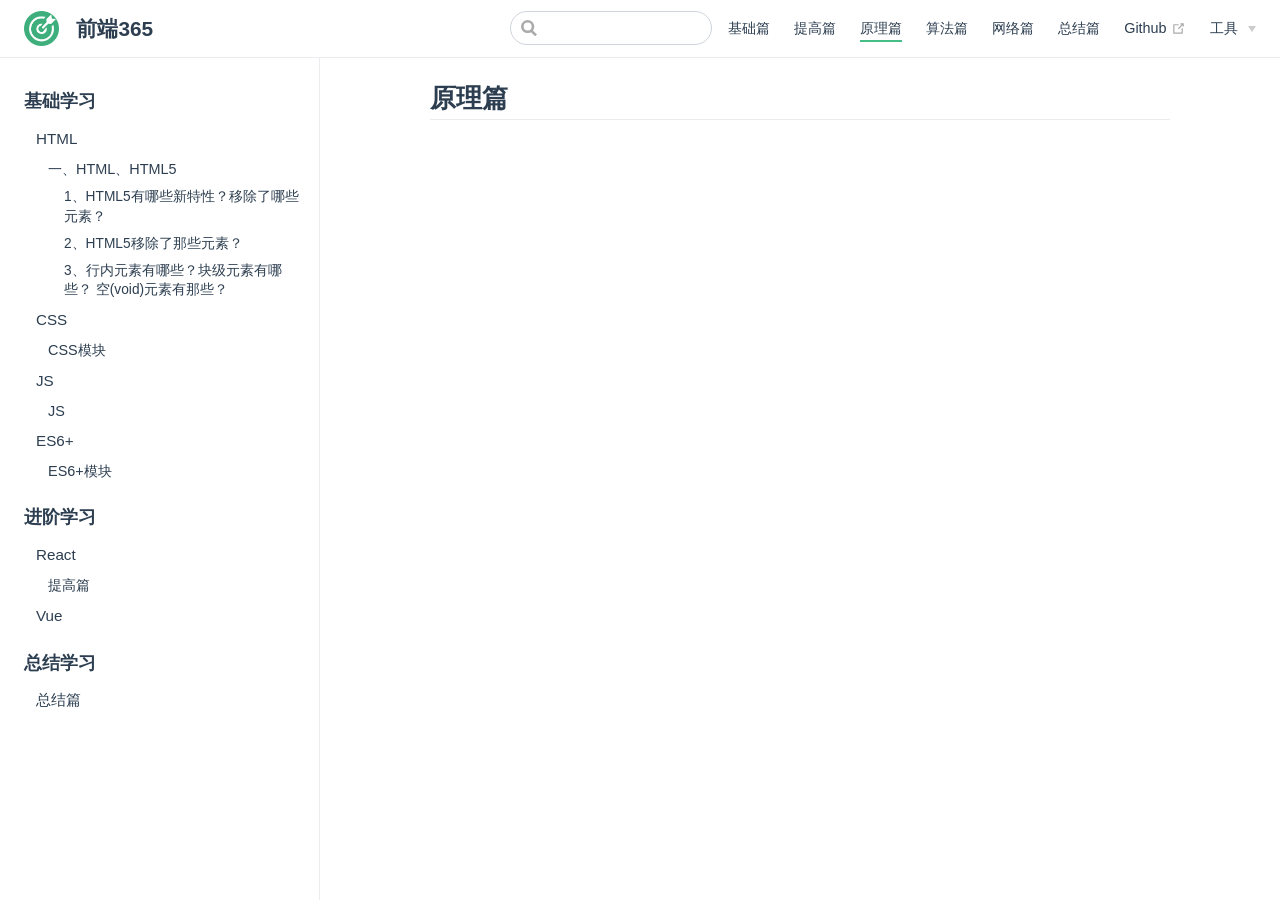
<file: principle/principle.html>
<!DOCTYPE html>
<html lang="en-US">
  <head>
    <meta charset="utf-8">
    <meta name="viewport" content="width=device-width,initial-scale=1">
    <title>原理篇 | 前端365</title>
    <meta name="description" content="前端学习博客">
    <link rel="icon" href="/logo.png">
    
    <link rel="preload" href="/assets/css/0.styles.812b5c11.css" as="style"><link rel="preload" href="/assets/js/app.e93c3030.js" as="script"><link rel="preload" href="/assets/js/2.b31e58bf.js" as="script"><link rel="preload" href="/assets/js/14.247e3977.js" as="script"><link rel="prefetch" href="/assets/js/10.f40d70f4.js"><link rel="prefetch" href="/assets/js/11.8a0e5d2f.js"><link rel="prefetch" href="/assets/js/12.3a341375.js"><link rel="prefetch" href="/assets/js/13.8dc5e4b2.js"><link rel="prefetch" href="/assets/js/15.82aeab96.js"><link rel="prefetch" href="/assets/js/16.4b3ec8c6.js"><link rel="prefetch" href="/assets/js/3.bfd8d8ae.js"><link rel="prefetch" href="/assets/js/4.adbf3816.js"><link rel="prefetch" href="/assets/js/5.b0bcfa77.js"><link rel="prefetch" href="/assets/js/6.466cc6ec.js"><link rel="prefetch" href="/assets/js/7.1025b9b3.js"><link rel="prefetch" href="/assets/js/8.f9d9db30.js"><link rel="prefetch" href="/assets/js/9.58acb0ae.js">
    <link rel="stylesheet" href="/assets/css/0.styles.812b5c11.css">
  </head>
  <body>
    <div id="app" data-server-rendered="true"><div class="theme-container"><header class="navbar"><div class="sidebar-button"><svg xmlns="http://www.w3.org/2000/svg" aria-hidden="true" role="img" viewBox="0 0 448 512" class="icon"><path fill="currentColor" d="M436 124H12c-6.627 0-12-5.373-12-12V80c0-6.627 5.373-12 12-12h424c6.627 0 12 5.373 12 12v32c0 6.627-5.373 12-12 12zm0 160H12c-6.627 0-12-5.373-12-12v-32c0-6.627 5.373-12 12-12h424c6.627 0 12 5.373 12 12v32c0 6.627-5.373 12-12 12zm0 160H12c-6.627 0-12-5.373-12-12v-32c0-6.627 5.373-12 12-12h424c6.627 0 12 5.373 12 12v32c0 6.627-5.373 12-12 12z"></path></svg></div> <a href="/" class="home-link router-link-active"><img src="/logo.png" alt="前端365" class="logo"> <span class="site-name can-hide">前端365</span></a> <div class="links"><div class="search-box"><input aria-label="Search" autocomplete="off" spellcheck="false" value=""> <!----></div> <nav class="nav-links can-hide"><div class="nav-item"><a href="/base/base.html" class="nav-link">基础篇</a></div><div class="nav-item"><a href="/improve/improve.html" class="nav-link">提高篇</a></div><div class="nav-item"><a href="/principle/principle.html" class="nav-link router-link-exact-active router-link-active">原理篇</a></div><div class="nav-item"><a href="/algorithm/algorithm.html" class="nav-link">算法篇</a></div><div class="nav-item"><a href="/http/http.html" class="nav-link">网络篇</a></div><div class="nav-item"><a href="/summary/summary.html" class="nav-link">总结篇</a></div><div class="nav-item"><a href="https://github.com/Alan0625/" target="_blank" rel="noopener noreferrer" class="nav-link external">
  Github
  <svg xmlns="http://www.w3.org/2000/svg" aria-hidden="true" x="0px" y="0px" viewBox="0 0 100 100" width="15" height="15" class="icon outbound"><path fill="currentColor" d="M18.8,85.1h56l0,0c2.2,0,4-1.8,4-4v-32h-8v28h-48v-48h28v-8h-32l0,0c-2.2,0-4,1.8-4,4v56C14.8,83.3,16.6,85.1,18.8,85.1z"></path> <polygon fill="currentColor" points="45.7,48.7 51.3,54.3 77.2,28.5 77.2,37.2 85.2,37.2 85.2,14.9 62.8,14.9 62.8,22.9 71.5,22.9"></polygon></svg></a></div><div class="nav-item"><div class="dropdown-wrapper"><a class="dropdown-title"><span class="title">工具</span> <span class="arrow right"></span></a> <ul class="nav-dropdown" style="display:none;"><li class="dropdown-item"><!----> <a href="https://tinypng.com/" target="_blank" rel="noopener noreferrer" class="nav-link external">
  压图Tinypng
  <svg xmlns="http://www.w3.org/2000/svg" aria-hidden="true" x="0px" y="0px" viewBox="0 0 100 100" width="15" height="15" class="icon outbound"><path fill="currentColor" d="M18.8,85.1h56l0,0c2.2,0,4-1.8,4-4v-32h-8v28h-48v-48h28v-8h-32l0,0c-2.2,0-4,1.8-4,4v56C14.8,83.3,16.6,85.1,18.8,85.1z"></path> <polygon fill="currentColor" points="45.7,48.7 51.3,54.3 77.2,28.5 77.2,37.2 85.2,37.2 85.2,14.9 62.8,14.9 62.8,22.9 71.5,22.9"></polygon></svg></a></li><li class="dropdown-item"><!----> <a href="https://tool.chinaz.com/tools/urlencode.aspx" target="_blank" rel="noopener noreferrer" class="nav-link external">
  编码/解码
  <svg xmlns="http://www.w3.org/2000/svg" aria-hidden="true" x="0px" y="0px" viewBox="0 0 100 100" width="15" height="15" class="icon outbound"><path fill="currentColor" d="M18.8,85.1h56l0,0c2.2,0,4-1.8,4-4v-32h-8v28h-48v-48h28v-8h-32l0,0c-2.2,0-4,1.8-4,4v56C14.8,83.3,16.6,85.1,18.8,85.1z"></path> <polygon fill="currentColor" points="45.7,48.7 51.3,54.3 77.2,28.5 77.2,37.2 85.2,37.2 85.2,14.9 62.8,14.9 62.8,22.9 71.5,22.9"></polygon></svg></a></li></ul></div></div> <!----></nav></div></header> <div class="sidebar-mask"></div> <aside class="sidebar"><nav class="nav-links"><div class="nav-item"><a href="/base/base.html" class="nav-link">基础篇</a></div><div class="nav-item"><a href="/improve/improve.html" class="nav-link">提高篇</a></div><div class="nav-item"><a href="/principle/principle.html" class="nav-link router-link-exact-active router-link-active">原理篇</a></div><div class="nav-item"><a href="/algorithm/algorithm.html" class="nav-link">算法篇</a></div><div class="nav-item"><a href="/http/http.html" class="nav-link">网络篇</a></div><div class="nav-item"><a href="/summary/summary.html" class="nav-link">总结篇</a></div><div class="nav-item"><a href="https://github.com/Alan0625/" target="_blank" rel="noopener noreferrer" class="nav-link external">
  Github
  <svg xmlns="http://www.w3.org/2000/svg" aria-hidden="true" x="0px" y="0px" viewBox="0 0 100 100" width="15" height="15" class="icon outbound"><path fill="currentColor" d="M18.8,85.1h56l0,0c2.2,0,4-1.8,4-4v-32h-8v28h-48v-48h28v-8h-32l0,0c-2.2,0-4,1.8-4,4v56C14.8,83.3,16.6,85.1,18.8,85.1z"></path> <polygon fill="currentColor" points="45.7,48.7 51.3,54.3 77.2,28.5 77.2,37.2 85.2,37.2 85.2,14.9 62.8,14.9 62.8,22.9 71.5,22.9"></polygon></svg></a></div><div class="nav-item"><div class="dropdown-wrapper"><a class="dropdown-title"><span class="title">工具</span> <span class="arrow right"></span></a> <ul class="nav-dropdown" style="display:none;"><li class="dropdown-item"><!----> <a href="https://tinypng.com/" target="_blank" rel="noopener noreferrer" class="nav-link external">
  压图Tinypng
  <svg xmlns="http://www.w3.org/2000/svg" aria-hidden="true" x="0px" y="0px" viewBox="0 0 100 100" width="15" height="15" class="icon outbound"><path fill="currentColor" d="M18.8,85.1h56l0,0c2.2,0,4-1.8,4-4v-32h-8v28h-48v-48h28v-8h-32l0,0c-2.2,0-4,1.8-4,4v56C14.8,83.3,16.6,85.1,18.8,85.1z"></path> <polygon fill="currentColor" points="45.7,48.7 51.3,54.3 77.2,28.5 77.2,37.2 85.2,37.2 85.2,14.9 62.8,14.9 62.8,22.9 71.5,22.9"></polygon></svg></a></li><li class="dropdown-item"><!----> <a href="https://tool.chinaz.com/tools/urlencode.aspx" target="_blank" rel="noopener noreferrer" class="nav-link external">
  编码/解码
  <svg xmlns="http://www.w3.org/2000/svg" aria-hidden="true" x="0px" y="0px" viewBox="0 0 100 100" width="15" height="15" class="icon outbound"><path fill="currentColor" d="M18.8,85.1h56l0,0c2.2,0,4-1.8,4-4v-32h-8v28h-48v-48h28v-8h-32l0,0c-2.2,0-4,1.8-4,4v56C14.8,83.3,16.6,85.1,18.8,85.1z"></path> <polygon fill="currentColor" points="45.7,48.7 51.3,54.3 77.2,28.5 77.2,37.2 85.2,37.2 85.2,14.9 62.8,14.9 62.8,22.9 71.5,22.9"></polygon></svg></a></li></ul></div></div> <!----></nav>  <ul class="sidebar-links"><li><section class="sidebar-group depth-0"><p class="sidebar-heading open"><span>基础学习</span> <!----></p> <ul class="sidebar-links sidebar-group-items"><li><a href="/base/base.html" class="sidebar-link">HTML</a><ul class="sidebar-sub-headers"><li class="sidebar-sub-header"><a href="/base/base.html#一、html、html5" class="sidebar-link">一、HTML、HTML5</a><ul class="sidebar-sub-headers"><li class="sidebar-sub-header"><a href="/base/base.html#_1、html5有哪些新特性？移除了哪些元素？" class="sidebar-link">1、HTML5有哪些新特性？移除了哪些元素？</a></li><li class="sidebar-sub-header"><a href="/base/base.html#_2、html5移除了那些元素？" class="sidebar-link">2、HTML5移除了那些元素？</a></li><li class="sidebar-sub-header"><a href="/base/base.html#_3、行内元素有哪些？块级元素有哪些？-空-void-元素有那些？" class="sidebar-link">3、行内元素有哪些？块级元素有哪些？ 空(void)元素有那些？</a></li></ul></li></ul></li><li><a href="/base/css.html" class="sidebar-link">CSS</a><ul class="sidebar-sub-headers"><li class="sidebar-sub-header"><a href="/base/css.html#css模块" class="sidebar-link">CSS模块</a></li></ul></li><li><a href="/base/js.html" class="sidebar-link">JS</a><ul class="sidebar-sub-headers"><li class="sidebar-sub-header"><a href="/base/js.html#js" class="sidebar-link">JS</a></li></ul></li><li><a href="/base/es6.html" class="sidebar-link">ES6+</a><ul class="sidebar-sub-headers"><li class="sidebar-sub-header"><a href="/base/es6.html#es6-模块" class="sidebar-link">ES6+模块</a></li></ul></li></ul></section></li><li><section class="sidebar-group depth-0"><p class="sidebar-heading"><span>进阶学习</span> <!----></p> <ul class="sidebar-links sidebar-group-items"><li><a href="/improve/improve.html" class="sidebar-link">React</a><ul class="sidebar-sub-headers"><li class="sidebar-sub-header"><a href="/improve/improve.html#提高篇" class="sidebar-link">提高篇</a></li></ul></li><li><a href="/" class="sidebar-link">Vue</a></li></ul></section></li><li><a href="/summary/summary.html" class="sidebar-link">总结学习</a><ul class="sidebar-sub-headers"><li class="sidebar-sub-header"><a href="/summary/summary.html#总结篇" class="sidebar-link">总结篇</a></li></ul></li></ul> </aside> <main class="page"> <div class="theme-default-content content__default"><h2 id="原理篇"><a href="#原理篇" aria-hidden="true" class="header-anchor">#</a> 原理篇</h2></div> <footer class="page-edit"><!----> <!----></footer> <!----> </main></div><div class="global-ui"></div></div>
    <script src="/assets/js/app.e93c3030.js" defer></script><script src="/assets/js/2.b31e58bf.js" defer></script><script src="/assets/js/14.247e3977.js" defer></script>
  </body>
</html>
</file>
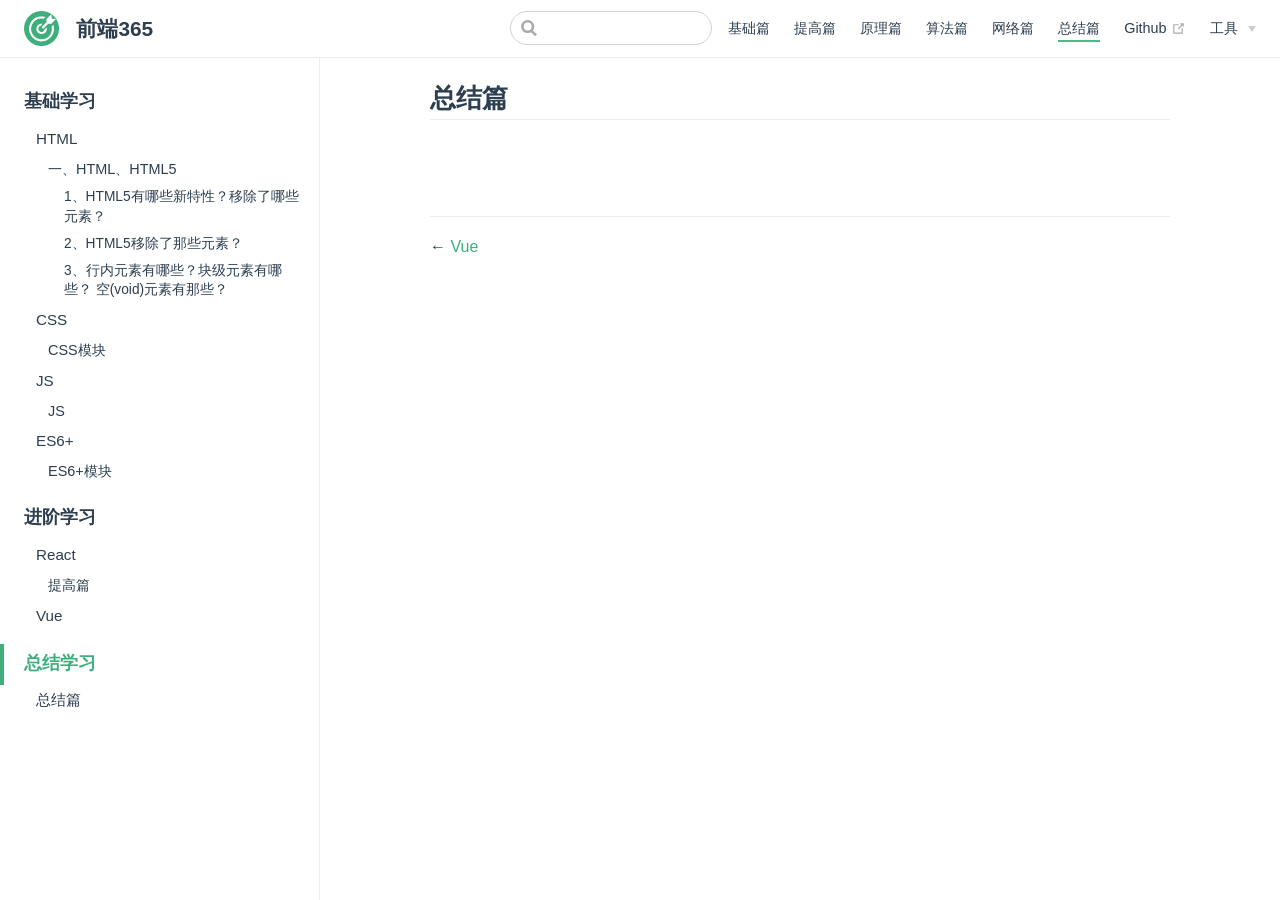
<file: summary/summary.html>
<!DOCTYPE html>
<html lang="en-US">
  <head>
    <meta charset="utf-8">
    <meta name="viewport" content="width=device-width,initial-scale=1">
    <title>总结篇 | 前端365</title>
    <meta name="description" content="前端学习博客">
    <link rel="icon" href="/logo.png">
    
    <link rel="preload" href="/assets/css/0.styles.812b5c11.css" as="style"><link rel="preload" href="/assets/js/app.e93c3030.js" as="script"><link rel="preload" href="/assets/js/2.b31e58bf.js" as="script"><link rel="preload" href="/assets/js/15.82aeab96.js" as="script"><link rel="prefetch" href="/assets/js/10.f40d70f4.js"><link rel="prefetch" href="/assets/js/11.8a0e5d2f.js"><link rel="prefetch" href="/assets/js/12.3a341375.js"><link rel="prefetch" href="/assets/js/13.8dc5e4b2.js"><link rel="prefetch" href="/assets/js/14.247e3977.js"><link rel="prefetch" href="/assets/js/16.4b3ec8c6.js"><link rel="prefetch" href="/assets/js/3.bfd8d8ae.js"><link rel="prefetch" href="/assets/js/4.adbf3816.js"><link rel="prefetch" href="/assets/js/5.b0bcfa77.js"><link rel="prefetch" href="/assets/js/6.466cc6ec.js"><link rel="prefetch" href="/assets/js/7.1025b9b3.js"><link rel="prefetch" href="/assets/js/8.f9d9db30.js"><link rel="prefetch" href="/assets/js/9.58acb0ae.js">
    <link rel="stylesheet" href="/assets/css/0.styles.812b5c11.css">
  </head>
  <body>
    <div id="app" data-server-rendered="true"><div class="theme-container"><header class="navbar"><div class="sidebar-button"><svg xmlns="http://www.w3.org/2000/svg" aria-hidden="true" role="img" viewBox="0 0 448 512" class="icon"><path fill="currentColor" d="M436 124H12c-6.627 0-12-5.373-12-12V80c0-6.627 5.373-12 12-12h424c6.627 0 12 5.373 12 12v32c0 6.627-5.373 12-12 12zm0 160H12c-6.627 0-12-5.373-12-12v-32c0-6.627 5.373-12 12-12h424c6.627 0 12 5.373 12 12v32c0 6.627-5.373 12-12 12zm0 160H12c-6.627 0-12-5.373-12-12v-32c0-6.627 5.373-12 12-12h424c6.627 0 12 5.373 12 12v32c0 6.627-5.373 12-12 12z"></path></svg></div> <a href="/" class="home-link router-link-active"><img src="/logo.png" alt="前端365" class="logo"> <span class="site-name can-hide">前端365</span></a> <div class="links"><div class="search-box"><input aria-label="Search" autocomplete="off" spellcheck="false" value=""> <!----></div> <nav class="nav-links can-hide"><div class="nav-item"><a href="/base/base.html" class="nav-link">基础篇</a></div><div class="nav-item"><a href="/improve/improve.html" class="nav-link">提高篇</a></div><div class="nav-item"><a href="/principle/principle.html" class="nav-link">原理篇</a></div><div class="nav-item"><a href="/algorithm/algorithm.html" class="nav-link">算法篇</a></div><div class="nav-item"><a href="/http/http.html" class="nav-link">网络篇</a></div><div class="nav-item"><a href="/summary/summary.html" class="nav-link router-link-exact-active router-link-active">总结篇</a></div><div class="nav-item"><a href="https://github.com/Alan0625/" target="_blank" rel="noopener noreferrer" class="nav-link external">
  Github
  <svg xmlns="http://www.w3.org/2000/svg" aria-hidden="true" x="0px" y="0px" viewBox="0 0 100 100" width="15" height="15" class="icon outbound"><path fill="currentColor" d="M18.8,85.1h56l0,0c2.2,0,4-1.8,4-4v-32h-8v28h-48v-48h28v-8h-32l0,0c-2.2,0-4,1.8-4,4v56C14.8,83.3,16.6,85.1,18.8,85.1z"></path> <polygon fill="currentColor" points="45.7,48.7 51.3,54.3 77.2,28.5 77.2,37.2 85.2,37.2 85.2,14.9 62.8,14.9 62.8,22.9 71.5,22.9"></polygon></svg></a></div><div class="nav-item"><div class="dropdown-wrapper"><a class="dropdown-title"><span class="title">工具</span> <span class="arrow right"></span></a> <ul class="nav-dropdown" style="display:none;"><li class="dropdown-item"><!----> <a href="https://tinypng.com/" target="_blank" rel="noopener noreferrer" class="nav-link external">
  压图Tinypng
  <svg xmlns="http://www.w3.org/2000/svg" aria-hidden="true" x="0px" y="0px" viewBox="0 0 100 100" width="15" height="15" class="icon outbound"><path fill="currentColor" d="M18.8,85.1h56l0,0c2.2,0,4-1.8,4-4v-32h-8v28h-48v-48h28v-8h-32l0,0c-2.2,0-4,1.8-4,4v56C14.8,83.3,16.6,85.1,18.8,85.1z"></path> <polygon fill="currentColor" points="45.7,48.7 51.3,54.3 77.2,28.5 77.2,37.2 85.2,37.2 85.2,14.9 62.8,14.9 62.8,22.9 71.5,22.9"></polygon></svg></a></li><li class="dropdown-item"><!----> <a href="https://tool.chinaz.com/tools/urlencode.aspx" target="_blank" rel="noopener noreferrer" class="nav-link external">
  编码/解码
  <svg xmlns="http://www.w3.org/2000/svg" aria-hidden="true" x="0px" y="0px" viewBox="0 0 100 100" width="15" height="15" class="icon outbound"><path fill="currentColor" d="M18.8,85.1h56l0,0c2.2,0,4-1.8,4-4v-32h-8v28h-48v-48h28v-8h-32l0,0c-2.2,0-4,1.8-4,4v56C14.8,83.3,16.6,85.1,18.8,85.1z"></path> <polygon fill="currentColor" points="45.7,48.7 51.3,54.3 77.2,28.5 77.2,37.2 85.2,37.2 85.2,14.9 62.8,14.9 62.8,22.9 71.5,22.9"></polygon></svg></a></li></ul></div></div> <!----></nav></div></header> <div class="sidebar-mask"></div> <aside class="sidebar"><nav class="nav-links"><div class="nav-item"><a href="/base/base.html" class="nav-link">基础篇</a></div><div class="nav-item"><a href="/improve/improve.html" class="nav-link">提高篇</a></div><div class="nav-item"><a href="/principle/principle.html" class="nav-link">原理篇</a></div><div class="nav-item"><a href="/algorithm/algorithm.html" class="nav-link">算法篇</a></div><div class="nav-item"><a href="/http/http.html" class="nav-link">网络篇</a></div><div class="nav-item"><a href="/summary/summary.html" class="nav-link router-link-exact-active router-link-active">总结篇</a></div><div class="nav-item"><a href="https://github.com/Alan0625/" target="_blank" rel="noopener noreferrer" class="nav-link external">
  Github
  <svg xmlns="http://www.w3.org/2000/svg" aria-hidden="true" x="0px" y="0px" viewBox="0 0 100 100" width="15" height="15" class="icon outbound"><path fill="currentColor" d="M18.8,85.1h56l0,0c2.2,0,4-1.8,4-4v-32h-8v28h-48v-48h28v-8h-32l0,0c-2.2,0-4,1.8-4,4v56C14.8,83.3,16.6,85.1,18.8,85.1z"></path> <polygon fill="currentColor" points="45.7,48.7 51.3,54.3 77.2,28.5 77.2,37.2 85.2,37.2 85.2,14.9 62.8,14.9 62.8,22.9 71.5,22.9"></polygon></svg></a></div><div class="nav-item"><div class="dropdown-wrapper"><a class="dropdown-title"><span class="title">工具</span> <span class="arrow right"></span></a> <ul class="nav-dropdown" style="display:none;"><li class="dropdown-item"><!----> <a href="https://tinypng.com/" target="_blank" rel="noopener noreferrer" class="nav-link external">
  压图Tinypng
  <svg xmlns="http://www.w3.org/2000/svg" aria-hidden="true" x="0px" y="0px" viewBox="0 0 100 100" width="15" height="15" class="icon outbound"><path fill="currentColor" d="M18.8,85.1h56l0,0c2.2,0,4-1.8,4-4v-32h-8v28h-48v-48h28v-8h-32l0,0c-2.2,0-4,1.8-4,4v56C14.8,83.3,16.6,85.1,18.8,85.1z"></path> <polygon fill="currentColor" points="45.7,48.7 51.3,54.3 77.2,28.5 77.2,37.2 85.2,37.2 85.2,14.9 62.8,14.9 62.8,22.9 71.5,22.9"></polygon></svg></a></li><li class="dropdown-item"><!----> <a href="https://tool.chinaz.com/tools/urlencode.aspx" target="_blank" rel="noopener noreferrer" class="nav-link external">
  编码/解码
  <svg xmlns="http://www.w3.org/2000/svg" aria-hidden="true" x="0px" y="0px" viewBox="0 0 100 100" width="15" height="15" class="icon outbound"><path fill="currentColor" d="M18.8,85.1h56l0,0c2.2,0,4-1.8,4-4v-32h-8v28h-48v-48h28v-8h-32l0,0c-2.2,0-4,1.8-4,4v56C14.8,83.3,16.6,85.1,18.8,85.1z"></path> <polygon fill="currentColor" points="45.7,48.7 51.3,54.3 77.2,28.5 77.2,37.2 85.2,37.2 85.2,14.9 62.8,14.9 62.8,22.9 71.5,22.9"></polygon></svg></a></li></ul></div></div> <!----></nav>  <ul class="sidebar-links"><li><section class="sidebar-group depth-0"><p class="sidebar-heading open"><span>基础学习</span> <!----></p> <ul class="sidebar-links sidebar-group-items"><li><a href="/base/base.html" class="sidebar-link">HTML</a><ul class="sidebar-sub-headers"><li class="sidebar-sub-header"><a href="/base/base.html#一、html、html5" class="sidebar-link">一、HTML、HTML5</a><ul class="sidebar-sub-headers"><li class="sidebar-sub-header"><a href="/base/base.html#_1、html5有哪些新特性？移除了哪些元素？" class="sidebar-link">1、HTML5有哪些新特性？移除了哪些元素？</a></li><li class="sidebar-sub-header"><a href="/base/base.html#_2、html5移除了那些元素？" class="sidebar-link">2、HTML5移除了那些元素？</a></li><li class="sidebar-sub-header"><a href="/base/base.html#_3、行内元素有哪些？块级元素有哪些？-空-void-元素有那些？" class="sidebar-link">3、行内元素有哪些？块级元素有哪些？ 空(void)元素有那些？</a></li></ul></li></ul></li><li><a href="/base/css.html" class="sidebar-link">CSS</a><ul class="sidebar-sub-headers"><li class="sidebar-sub-header"><a href="/base/css.html#css模块" class="sidebar-link">CSS模块</a></li></ul></li><li><a href="/base/js.html" class="sidebar-link">JS</a><ul class="sidebar-sub-headers"><li class="sidebar-sub-header"><a href="/base/js.html#js" class="sidebar-link">JS</a></li></ul></li><li><a href="/base/es6.html" class="sidebar-link">ES6+</a><ul class="sidebar-sub-headers"><li class="sidebar-sub-header"><a href="/base/es6.html#es6-模块" class="sidebar-link">ES6+模块</a></li></ul></li></ul></section></li><li><section class="sidebar-group depth-0"><p class="sidebar-heading"><span>进阶学习</span> <!----></p> <ul class="sidebar-links sidebar-group-items"><li><a href="/improve/improve.html" class="sidebar-link">React</a><ul class="sidebar-sub-headers"><li class="sidebar-sub-header"><a href="/improve/improve.html#提高篇" class="sidebar-link">提高篇</a></li></ul></li><li><a href="/" class="sidebar-link">Vue</a></li></ul></section></li><li><a href="/summary/summary.html" class="active sidebar-link">总结学习</a><ul class="sidebar-sub-headers"><li class="sidebar-sub-header"><a href="/summary/summary.html#总结篇" class="sidebar-link">总结篇</a></li></ul></li></ul> </aside> <main class="page"> <div class="theme-default-content content__default"><h2 id="总结篇"><a href="#总结篇" aria-hidden="true" class="header-anchor">#</a> 总结篇</h2></div> <footer class="page-edit"><!----> <!----></footer> <div class="page-nav"><p class="inner"><span class="prev">
        ←
        <a href="/" class="prev router-link-active">
          Vue
        </a></span> <!----></p></div> </main></div><div class="global-ui"></div></div>
    <script src="/assets/js/app.e93c3030.js" defer></script><script src="/assets/js/2.b31e58bf.js" defer></script><script src="/assets/js/15.82aeab96.js" defer></script>
  </body>
</html>
</file>
<file: assets/css/0.styles.812b5c11.css>
#nprogress{pointer-events:none}#nprogress .bar{background:#3eaf7c;position:fixed;z-index:1031;top:0;left:0;width:100%;height:2px}#nprogress .peg{display:block;position:absolute;right:0;width:100px;height:100%;box-shadow:0 0 10px #3eaf7c,0 0 5px #3eaf7c;opacity:1;transform:rotate(3deg) translateY(-4px)}#nprogress .spinner{display:block;position:fixed;z-index:1031;top:15px;right:15px}#nprogress .spinner-icon{width:18px;height:18px;box-sizing:border-box;border-color:#3eaf7c transparent transparent #3eaf7c;border-style:solid;border-width:2px;border-radius:50%;animation:nprogress-spinner .4s linear infinite}.nprogress-custom-parent{overflow:hidden;position:relative}.nprogress-custom-parent #nprogress .bar,.nprogress-custom-parent #nprogress .spinner{position:absolute}@keyframes nprogress-spinner{0%{transform:rotate(0deg)}to{transform:rotate(1turn)}}.icon.outbound{color:#aaa;display:inline-block;vertical-align:middle;position:relative;top:-1px}.home{padding:3.6rem 2rem 0;max-width:960px;margin:0 auto;display:block}.home .hero{text-align:center}.home .hero img{max-width:100%;max-height:280px;display:block;margin:3rem auto 1.5rem}.home .hero h1{font-size:3rem}.home .hero .action,.home .hero .description,.home .hero h1{margin:1.8rem auto}.home .hero .description{max-width:35rem;font-size:1.6rem;line-height:1.3;color:#6a8bad}.home .hero .action-button{display:inline-block;font-size:1.2rem;color:#fff;background-color:#3eaf7c;padding:.8rem 1.6rem;border-radius:4px;transition:background-color .1s ease;box-sizing:border-box;border-bottom:1px solid #389d70}.home .hero .action-button:hover{background-color:#4abf8a}.home .features{border-top:1px solid #eaecef;padding:1.2rem 0;margin-top:2.5rem;display:flex;flex-wrap:wrap;align-items:flex-start;align-content:stretch;justify-content:space-between}.home .feature{flex-grow:1;flex-basis:30%;max-width:30%}.home .feature h2{font-size:1.4rem;font-weight:500;border-bottom:none;padding-bottom:0;color:#3a5169}.home .feature p{color:#4e6e8e}.home .footer{padding:2.5rem;border-top:1px solid #eaecef;text-align:center;color:#4e6e8e}@media (max-width:719px){.home .features{flex-direction:column}.home .feature{max-width:100%;padding:0 2.5rem}}@media (max-width:419px){.home{padding-left:1.5rem;padding-right:1.5rem}.home .hero img{max-height:210px;margin:2rem auto 1.2rem}.home .hero h1{font-size:2rem}.home .hero .action,.home .hero .description,.home .hero h1{margin:1.2rem auto}.home .hero .description{font-size:1.2rem}.home .hero .action-button{font-size:1rem;padding:.6rem 1.2rem}.home .feature h2{font-size:1.25rem}}.search-box{display:inline-block;position:relative;margin-right:1rem}.search-box input{cursor:text;width:10rem;height:2rem;color:#4e6e8e;display:inline-block;border:1px solid #cfd4db;border-radius:2rem;font-size:.9rem;line-height:2rem;padding:0 .5rem 0 2rem;outline:none;transition:all .2s ease;background:#fff url(/assets/img/search.83621669.svg) .6rem .5rem no-repeat;background-size:1rem}.search-box input:focus{cursor:auto;border-color:#3eaf7c}.search-box .suggestions{background:#fff;width:20rem;position:absolute;top:1.5rem;border:1px solid #cfd4db;border-radius:6px;padding:.4rem;list-style-type:none}.search-box .suggestions.align-right{right:0}.search-box .suggestion{line-height:1.4;padding:.4rem .6rem;border-radius:4px;cursor:pointer}.search-box .suggestion a{white-space:normal;color:#5d82a6}.search-box .suggestion a .page-title{font-weight:600}.search-box .suggestion a .header{font-size:.9em;margin-left:.25em}.search-box .suggestion.focused{background-color:#f3f4f5}.search-box .suggestion.focused a{color:#3eaf7c}@media (max-width:959px){.search-box input{cursor:pointer;width:0;border-color:transparent;position:relative}.search-box input:focus{cursor:text;left:0;width:10rem}}@media (-ms-high-contrast:none){.search-box input{height:2rem}}@media (max-width:959px) and (min-width:719px){.search-box .suggestions{left:0}}@media (max-width:719px){.search-box{margin-right:0}.search-box input{left:1rem}.search-box .suggestions{right:0}}@media (max-width:419px){.search-box .suggestions{width:calc(100vw - 4rem)}.search-box input:focus{width:8rem}}.sidebar-button{cursor:pointer;display:none;width:1.25rem;height:1.25rem;position:absolute;padding:.6rem;top:.6rem;left:1rem}.sidebar-button .icon{display:block;width:1.25rem;height:1.25rem}@media (max-width:719px){.sidebar-button{display:block}}.dropdown-enter,.dropdown-leave-to{height:0!important}.dropdown-wrapper{cursor:pointer}.dropdown-wrapper .dropdown-title{display:block}.dropdown-wrapper .dropdown-title:hover{border-color:transparent}.dropdown-wrapper .dropdown-title .arrow{vertical-align:middle;margin-top:-1px;margin-left:.4rem}.dropdown-wrapper .nav-dropdown .dropdown-item{color:inherit;line-height:1.7rem}.dropdown-wrapper .nav-dropdown .dropdown-item h4{margin:.45rem 0 0;border-top:1px solid #eee;padding:.45rem 1.5rem 0 1.25rem}.dropdown-wrapper .nav-dropdown .dropdown-item .dropdown-subitem-wrapper{padding:0;list-style:none}.dropdown-wrapper .nav-dropdown .dropdown-item .dropdown-subitem-wrapper .dropdown-subitem{font-size:.9em}.dropdown-wrapper .nav-dropdown .dropdown-item a{display:block;line-height:1.7rem;position:relative;border-bottom:none;font-weight:400;margin-bottom:0;padding:0 1.5rem 0 1.25rem}.dropdown-wrapper .nav-dropdown .dropdown-item a.router-link-active,.dropdown-wrapper .nav-dropdown .dropdown-item a:hover{color:#3eaf7c}.dropdown-wrapper .nav-dropdown .dropdown-item a.router-link-active:after{content:"";width:0;height:0;border-left:5px solid #3eaf7c;border-top:3px solid transparent;border-bottom:3px solid transparent;position:absolute;top:calc(50% - 2px);left:9px}.dropdown-wrapper .nav-dropdown .dropdown-item:first-child h4{margin-top:0;padding-top:0;border-top:0}@media (max-width:719px){.dropdown-wrapper.open .dropdown-title{margin-bottom:.5rem}.dropdown-wrapper .nav-dropdown{transition:height .1s ease-out;overflow:hidden}.dropdown-wrapper .nav-dropdown .dropdown-item h4{border-top:0;margin-top:0;padding-top:0}.dropdown-wrapper .nav-dropdown .dropdown-item>a,.dropdown-wrapper .nav-dropdown .dropdown-item h4{font-size:15px;line-height:2rem}.dropdown-wrapper .nav-dropdown .dropdown-item .dropdown-subitem{font-size:14px;padding-left:1rem}}@media (min-width:719px){.dropdown-wrapper{height:1.8rem}.dropdown-wrapper:hover .nav-dropdown{display:block!important}.dropdown-wrapper .dropdown-title .arrow{border-left:4px solid transparent;border-right:4px solid transparent;border-top:6px solid #ccc;border-bottom:0}.dropdown-wrapper .nav-dropdown{display:none;height:auto!important;box-sizing:border-box;max-height:calc(100vh - 2.7rem);overflow-y:auto;position:absolute;top:100%;right:0;background-color:#fff;padding:.6rem 0;border:1px solid;border-color:#ddd #ddd #ccc;text-align:left;border-radius:.25rem;white-space:nowrap;margin:0}}.nav-links{display:inline-block}.nav-links a{line-height:1.4rem;color:inherit}.nav-links a.router-link-active,.nav-links a:hover{color:#3eaf7c}.nav-links .nav-item{position:relative;display:inline-block;margin-left:1.5rem;line-height:2rem}.nav-links .nav-item:first-child{margin-left:0}.nav-links .repo-link{margin-left:1.5rem}@media (max-width:719px){.nav-links .nav-item,.nav-links .repo-link{margin-left:0}}@media (min-width:719px){.nav-links a.router-link-active,.nav-links a:hover{color:#2c3e50}.nav-item>a:not(.external).router-link-active,.nav-item>a:not(.external):hover{margin-bottom:-2px;border-bottom:2px solid #46bd87}}.navbar{padding:.7rem 1.5rem;line-height:2.2rem}.navbar a,.navbar img,.navbar span{display:inline-block}.navbar .logo{height:2.2rem;min-width:2.2rem;margin-right:.8rem;vertical-align:top}.navbar .site-name{font-size:1.3rem;font-weight:600;color:#2c3e50;position:relative}.navbar .links{padding-left:1.5rem;box-sizing:border-box;background-color:#fff;white-space:nowrap;font-size:.9rem;position:absolute;right:1.5rem;top:.7rem;display:flex}.navbar .links .search-box{flex:0 0 auto;vertical-align:top}@media (max-width:719px){.navbar{padding-left:4rem}.navbar .can-hide{display:none}.navbar .links{padding-left:1.5rem}}.page-edit,.page-nav{max-width:740px;margin:0 auto;padding:2rem 2.5rem}@media (max-width:959px){.page-edit,.page-nav{padding:2rem}}@media (max-width:419px){.page-edit,.page-nav{padding:1.5rem}}.page{padding-bottom:2rem;display:block}.page-edit{padding-top:1rem;padding-bottom:1rem;overflow:auto}.page-edit .edit-link{display:inline-block}.page-edit .edit-link a{color:#4e6e8e;margin-right:.25rem}.page-edit .last-updated{float:right;font-size:.9em}.page-edit .last-updated .prefix{font-weight:500;color:#4e6e8e}.page-edit .last-updated .time{font-weight:400;color:#aaa}.page-nav{padding-top:1rem;padding-bottom:0}.page-nav .inner{min-height:2rem;margin-top:0;border-top:1px solid #eaecef;padding-top:1rem;overflow:auto}.page-nav .next{float:right}@media (max-width:719px){.page-edit .edit-link{margin-bottom:.5rem}.page-edit .last-updated{font-size:.8em;float:none;text-align:left}}.sidebar-group .sidebar-group{padding-left:.5em}.sidebar-group:not(.collapsable) .sidebar-heading:not(.clickable){cursor:auto;color:inherit}.sidebar-group.is-sub-group{padding-left:0}.sidebar-group.is-sub-group>.sidebar-heading{font-size:.95em;line-height:1.4;font-weight:400;padding-left:2rem}.sidebar-group.is-sub-group>.sidebar-heading:not(.clickable){opacity:.5}.sidebar-group.is-sub-group>.sidebar-group-items{padding-left:1rem}.sidebar-group.is-sub-group>.sidebar-group-items>li>.sidebar-link{font-size:.95em;border-left:none}.sidebar-group.depth-2>.sidebar-heading{border-left:none}.sidebar-heading{color:#2c3e50;transition:color .15s ease;cursor:pointer;font-size:1.1em;font-weight:700;padding:.35rem 1.5rem .35rem 1.25rem;width:100%;box-sizing:border-box;margin:0;border-left:.25rem solid transparent}.sidebar-heading.open,.sidebar-heading:hover{color:inherit}.sidebar-heading .arrow{position:relative;top:-.12em;left:.5em}.sidebar-heading.clickable.active{font-weight:600;color:#3eaf7c;border-left-color:#3eaf7c}.sidebar-heading.clickable:hover{color:#3eaf7c}.sidebar-group-items{transition:height .1s ease-out;font-size:.95em;overflow:hidden}.sidebar .sidebar-sub-headers{padding-left:1rem;font-size:.95em}a.sidebar-link{font-size:1em;font-weight:400;display:inline-block;color:#2c3e50;border-left:.25rem solid transparent;padding:.35rem 1rem .35rem 1.25rem;line-height:1.4;width:100%;box-sizing:border-box}a.sidebar-link:hover{color:#3eaf7c}a.sidebar-link.active{font-weight:600;color:#3eaf7c;border-left-color:#3eaf7c}.sidebar-group a.sidebar-link{padding-left:2rem}.sidebar-sub-headers a.sidebar-link{padding-top:.25rem;padding-bottom:.25rem;border-left:none}.sidebar-sub-headers a.sidebar-link.active{font-weight:500}.sidebar ul{padding:0;margin:0;list-style-type:none}.sidebar a{display:inline-block}.sidebar .nav-links{display:none;border-bottom:1px solid #eaecef;padding:.5rem 0 .75rem}.sidebar .nav-links a{font-weight:600}.sidebar .nav-links .nav-item,.sidebar .nav-links .repo-link{display:block;line-height:1.25rem;font-size:1.1em;padding:.5rem 0 .5rem 1.5rem}.sidebar>.sidebar-links{padding:1.5rem 0}.sidebar>.sidebar-links>li>a.sidebar-link{font-size:1.1em;line-height:1.7;font-weight:700}.sidebar>.sidebar-links>li:not(:first-child){margin-top:.75rem}@media (max-width:719px){.sidebar .nav-links{display:block}.sidebar .nav-links .dropdown-wrapper .nav-dropdown .dropdown-item a.router-link-active:after{top:calc(1rem - 2px)}.sidebar>.sidebar-links{padding:1rem 0}}code[class*=language-],pre[class*=language-]{color:#ccc;background:none;font-family:Consolas,Monaco,Andale Mono,Ubuntu Mono,monospace;font-size:1em;text-align:left;white-space:pre;word-spacing:normal;word-break:normal;word-wrap:normal;line-height:1.5;-moz-tab-size:4;-o-tab-size:4;tab-size:4;-webkit-hyphens:none;-ms-hyphens:none;hyphens:none}pre[class*=language-]{padding:1em;margin:.5em 0;overflow:auto}:not(pre)>code[class*=language-],pre[class*=language-]{background:#2d2d2d}:not(pre)>code[class*=language-]{padding:.1em;border-radius:.3em;white-space:normal}.token.block-comment,.token.cdata,.token.comment,.token.doctype,.token.prolog{color:#999}.token.punctuation{color:#ccc}.token.attr-name,.token.deleted,.token.namespace,.token.tag{color:#e2777a}.token.function-name{color:#6196cc}.token.boolean,.token.function,.token.number{color:#f08d49}.token.class-name,.token.constant,.token.property,.token.symbol{color:#f8c555}.token.atrule,.token.builtin,.token.important,.token.keyword,.token.selector{color:#cc99cd}.token.attr-value,.token.char,.token.regex,.token.string,.token.variable{color:#7ec699}.token.entity,.token.operator,.token.url{color:#67cdcc}.token.bold,.token.important{font-weight:700}.token.italic{font-style:italic}.token.entity{cursor:help}.token.inserted{color:green}.theme-default-content code{color:#476582;padding:.25rem .5rem;margin:0;font-size:.85em;background-color:rgba(27,31,35,.05);border-radius:3px}.theme-default-content code .token.deleted{color:#ec5975}.theme-default-content code .token.inserted{color:#3eaf7c}.theme-default-content pre,.theme-default-content pre[class*=language-]{line-height:1.4;padding:1.25rem 1.5rem;margin:.85rem 0;background-color:#282c34;border-radius:6px;overflow:auto}.theme-default-content pre[class*=language-] code,.theme-default-content pre code{color:#fff;padding:0;background-color:transparent;border-radius:0}div[class*=language-]{position:relative;background-color:#282c34;border-radius:6px}div[class*=language-] .highlight-lines{-webkit-user-select:none;-moz-user-select:none;-ms-user-select:none;user-select:none;padding-top:1.3rem;position:absolute;top:0;left:0;width:100%;line-height:1.4}div[class*=language-] .highlight-lines .highlighted{background-color:rgba(0,0,0,.66)}div[class*=language-] pre,div[class*=language-] pre[class*=language-]{background:transparent;position:relative;z-index:1}div[class*=language-]:before{position:absolute;z-index:3;top:.8em;right:1em;font-size:.75rem;color:hsla(0,0%,100%,.4)}div[class*=language-]:not(.line-numbers-mode) .line-numbers-wrapper{display:none}div[class*=language-].line-numbers-mode .highlight-lines .highlighted{position:relative}div[class*=language-].line-numbers-mode .highlight-lines .highlighted:before{content:" ";position:absolute;z-index:3;left:0;top:0;display:block;width:3.5rem;height:100%;background-color:rgba(0,0,0,.66)}div[class*=language-].line-numbers-mode pre{padding-left:4.5rem;vertical-align:middle}div[class*=language-].line-numbers-mode .line-numbers-wrapper{position:absolute;top:0;width:3.5rem;text-align:center;color:hsla(0,0%,100%,.3);padding:1.25rem 0;line-height:1.4}div[class*=language-].line-numbers-mode .line-numbers-wrapper .line-number,div[class*=language-].line-numbers-mode .line-numbers-wrapper br{-webkit-user-select:none;-moz-user-select:none;-ms-user-select:none;user-select:none}div[class*=language-].line-numbers-mode .line-numbers-wrapper .line-number{position:relative;z-index:4;font-size:.85em}div[class*=language-].line-numbers-mode:after{content:"";position:absolute;z-index:2;top:0;left:0;width:3.5rem;height:100%;border-radius:6px 0 0 6px;border-right:1px solid rgba(0,0,0,.66);background-color:#282c34}div[class~=language-js]:before{content:"js"}div[class~=language-ts]:before{content:"ts"}div[class~=language-html]:before{content:"html"}div[class~=language-md]:before{content:"md"}div[class~=language-vue]:before{content:"vue"}div[class~=language-css]:before{content:"css"}div[class~=language-sass]:before{content:"sass"}div[class~=language-scss]:before{content:"scss"}div[class~=language-less]:before{content:"less"}div[class~=language-stylus]:before{content:"stylus"}div[class~=language-go]:before{content:"go"}div[class~=language-java]:before{content:"java"}div[class~=language-c]:before{content:"c"}div[class~=language-sh]:before{content:"sh"}div[class~=language-yaml]:before{content:"yaml"}div[class~=language-py]:before{content:"py"}div[class~=language-docker]:before{content:"docker"}div[class~=language-dockerfile]:before{content:"dockerfile"}div[class~=language-makefile]:before{content:"makefile"}div[class~=language-javascript]:before{content:"js"}div[class~=language-typescript]:before{content:"ts"}div[class~=language-markup]:before{content:"html"}div[class~=language-markdown]:before{content:"md"}div[class~=language-json]:before{content:"json"}div[class~=language-ruby]:before{content:"rb"}div[class~=language-python]:before{content:"py"}div[class~=language-bash]:before{content:"sh"}div[class~=language-php]:before{content:"php"}.custom-block .custom-block-title{font-weight:600;margin-bottom:-.4rem}.custom-block.danger,.custom-block.tip,.custom-block.warning{padding:.1rem 1.5rem;border-left-width:.5rem;border-left-style:solid;margin:1rem 0}.custom-block.tip{background-color:#f3f5f7;border-color:#42b983}.custom-block.warning{background-color:rgba(255,229,100,.3);border-color:#e7c000;color:#6b5900}.custom-block.warning .custom-block-title{color:#b29400}.custom-block.warning a{color:#2c3e50}.custom-block.danger{background-color:#ffe6e6;border-color:#c00;color:#4d0000}.custom-block.danger .custom-block-title{color:#900}.custom-block.danger a{color:#2c3e50}.arrow{display:inline-block;width:0;height:0}.arrow.up{border-bottom:6px solid #ccc}.arrow.down,.arrow.up{border-left:4px solid transparent;border-right:4px solid transparent}.arrow.down{border-top:6px solid #ccc}.arrow.right{border-left:6px solid #ccc}.arrow.left,.arrow.right{border-top:4px solid transparent;border-bottom:4px solid transparent}.arrow.left{border-right:6px solid #ccc}.theme-default-content:not(.custom){max-width:740px;margin:0 auto;padding:2rem 2.5rem}@media (max-width:959px){.theme-default-content:not(.custom){padding:2rem}}@media (max-width:419px){.theme-default-content:not(.custom){padding:1.5rem}}.table-of-contents .badge{vertical-align:middle}body,html{padding:0;margin:0;background-color:#fff}body{font-family:-apple-system,BlinkMacSystemFont,Segoe UI,Roboto,Oxygen,Ubuntu,Cantarell,Fira Sans,Droid Sans,Helvetica Neue,sans-serif;-webkit-font-smoothing:antialiased;-moz-osx-font-smoothing:grayscale;font-size:16px;color:#2c3e50}.page{padding-left:20rem}.navbar{z-index:20;right:0;height:3.6rem;background-color:#fff;box-sizing:border-box;border-bottom:1px solid #eaecef}.navbar,.sidebar-mask{position:fixed;top:0;left:0}.sidebar-mask{z-index:9;width:100vw;height:100vh;display:none}.sidebar{font-size:16px;background-color:#fff;width:20rem;position:fixed;z-index:10;margin:0;top:3.6rem;left:0;bottom:0;box-sizing:border-box;border-right:1px solid #eaecef;overflow-y:auto}.theme-default-content:not(.custom)>:first-child{margin-top:3.6rem}.theme-default-content:not(.custom) a:hover{text-decoration:underline}.theme-default-content:not(.custom) p.demo{padding:1rem 1.5rem;border:1px solid #ddd;border-radius:4px}.theme-default-content:not(.custom) img{max-width:100%}.theme-default-content.custom{padding:0;margin:0}.theme-default-content.custom img{max-width:100%}a{font-weight:500;text-decoration:none}a,p a code{color:#3eaf7c}p a code{font-weight:400}kbd{background:#eee;border:.15rem solid #ddd;border-bottom:.25rem solid #ddd;border-radius:.15rem;padding:0 .15em}blockquote{font-size:1rem;color:#999;border-left:.2rem solid #dfe2e5;margin:1rem 0;padding:.25rem 0 .25rem 1rem}blockquote>p{margin:0}ol,ul{padding-left:1.2em}strong{font-weight:600}h1,h2,h3,h4,h5,h6{font-weight:600;line-height:1.25}.theme-default-content:not(.custom)>h1,.theme-default-content:not(.custom)>h2,.theme-default-content:not(.custom)>h3,.theme-default-content:not(.custom)>h4,.theme-default-content:not(.custom)>h5,.theme-default-content:not(.custom)>h6{margin-top:-3.1rem;padding-top:4.6rem;margin-bottom:0}.theme-default-content:not(.custom)>h1:first-child,.theme-default-content:not(.custom)>h2:first-child,.theme-default-content:not(.custom)>h3:first-child,.theme-default-content:not(.custom)>h4:first-child,.theme-default-content:not(.custom)>h5:first-child,.theme-default-content:not(.custom)>h6:first-child{margin-top:-1.5rem;margin-bottom:1rem}.theme-default-content:not(.custom)>h1:first-child+.custom-block,.theme-default-content:not(.custom)>h1:first-child+p,.theme-default-content:not(.custom)>h1:first-child+pre,.theme-default-content:not(.custom)>h2:first-child+.custom-block,.theme-default-content:not(.custom)>h2:first-child+p,.theme-default-content:not(.custom)>h2:first-child+pre,.theme-default-content:not(.custom)>h3:first-child+.custom-block,.theme-default-content:not(.custom)>h3:first-child+p,.theme-default-content:not(.custom)>h3:first-child+pre,.theme-default-content:not(.custom)>h4:first-child+.custom-block,.theme-default-content:not(.custom)>h4:first-child+p,.theme-default-content:not(.custom)>h4:first-child+pre,.theme-default-content:not(.custom)>h5:first-child+.custom-block,.theme-default-content:not(.custom)>h5:first-child+p,.theme-default-content:not(.custom)>h5:first-child+pre,.theme-default-content:not(.custom)>h6:first-child+.custom-block,.theme-default-content:not(.custom)>h6:first-child+p,.theme-default-content:not(.custom)>h6:first-child+pre{margin-top:2rem}h1:hover .header-anchor,h2:hover .header-anchor,h3:hover .header-anchor,h4:hover .header-anchor,h5:hover .header-anchor,h6:hover .header-anchor{opacity:1}h1{font-size:2.2rem}h2{font-size:1.65rem;padding-bottom:.3rem;border-bottom:1px solid #eaecef}h3{font-size:1.35rem}a.header-anchor{font-size:.85em;float:left;margin-left:-.87em;padding-right:.23em;margin-top:.125em;opacity:0}a.header-anchor:hover{text-decoration:none}.line-number,code,kbd{font-family:source-code-pro,Menlo,Monaco,Consolas,Courier New,monospace}ol,p,ul{line-height:1.7}hr{border:0;border-top:1px solid #eaecef}table{border-collapse:collapse;margin:1rem 0;display:block;overflow-x:auto}tr{border-top:1px solid #dfe2e5}tr:nth-child(2n){background-color:#f6f8fa}td,th{border:1px solid #dfe2e5;padding:.6em 1em}.theme-container.sidebar-open .sidebar-mask{display:block}.theme-container.no-navbar .theme-default-content:not(.custom)>h1,.theme-container.no-navbar h2,.theme-container.no-navbar h3,.theme-container.no-navbar h4,.theme-container.no-navbar h5,.theme-container.no-navbar h6{margin-top:1.5rem;padding-top:0}.theme-container.no-navbar .sidebar{top:0}@media (min-width:720px){.theme-container.no-sidebar .sidebar{display:none}.theme-container.no-sidebar .page{padding-left:0}}@media (max-width:959px){.sidebar{font-size:15px;width:16.4rem}.page{padding-left:16.4rem}}@media (max-width:719px){.sidebar{top:0;padding-top:3.6rem;transform:translateX(-100%);transition:transform .2s ease}.page{padding-left:0}.theme-container.sidebar-open .sidebar{transform:translateX(0)}.theme-container.no-navbar .sidebar{padding-top:0}}@media (max-width:419px){h1{font-size:1.9rem}.theme-default-content div[class*=language-]{margin:.85rem -1.5rem;border-radius:0}}.badge[data-v-5ba3a32d]{display:inline-block;font-size:14px;height:18px;line-height:18px;border-radius:3px;padding:0 6px;color:#fff}.badge.green[data-v-5ba3a32d],.badge.tip[data-v-5ba3a32d],.badge[data-v-5ba3a32d]{background-color:#42b983}.badge.error[data-v-5ba3a32d]{background-color:#da5961}.badge.warn[data-v-5ba3a32d],.badge.warning[data-v-5ba3a32d],.badge.yellow[data-v-5ba3a32d]{background-color:#e7c000}.badge+.badge[data-v-5ba3a32d]{margin-left:5px}
</file>
